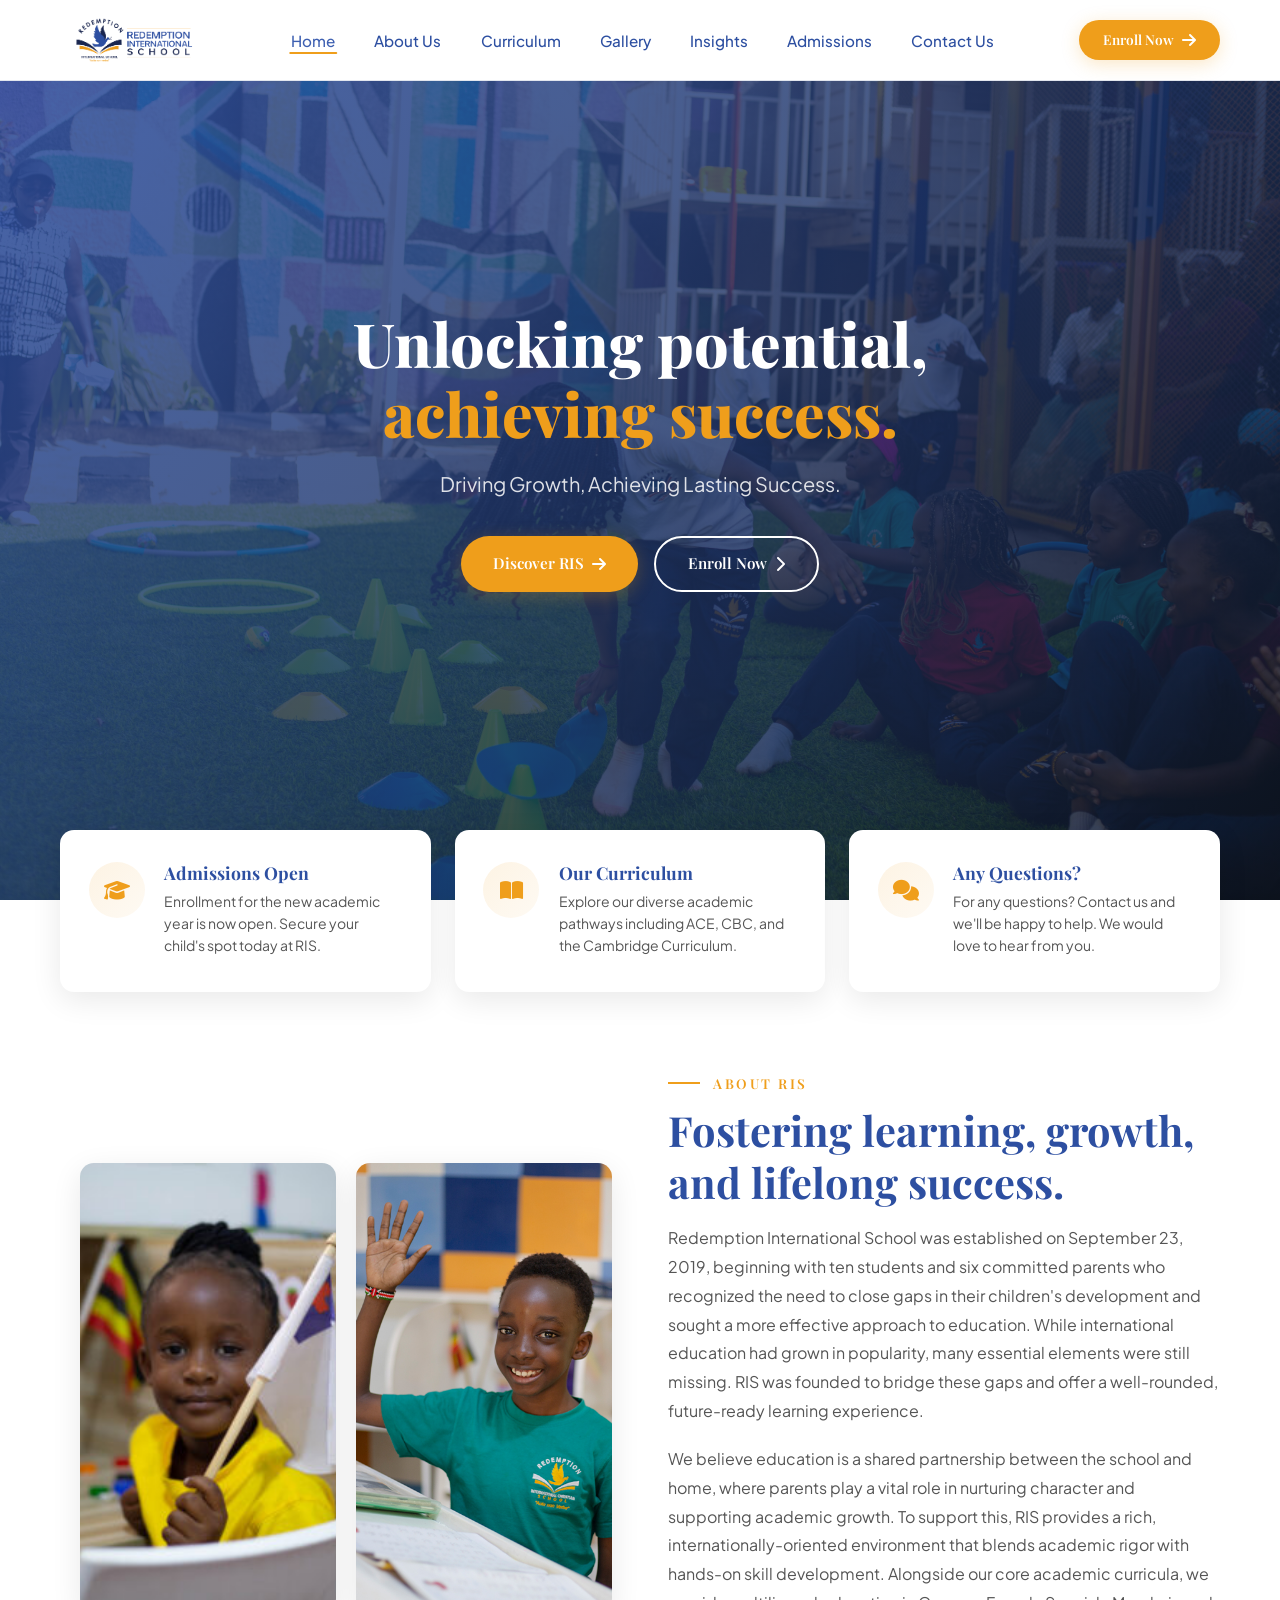
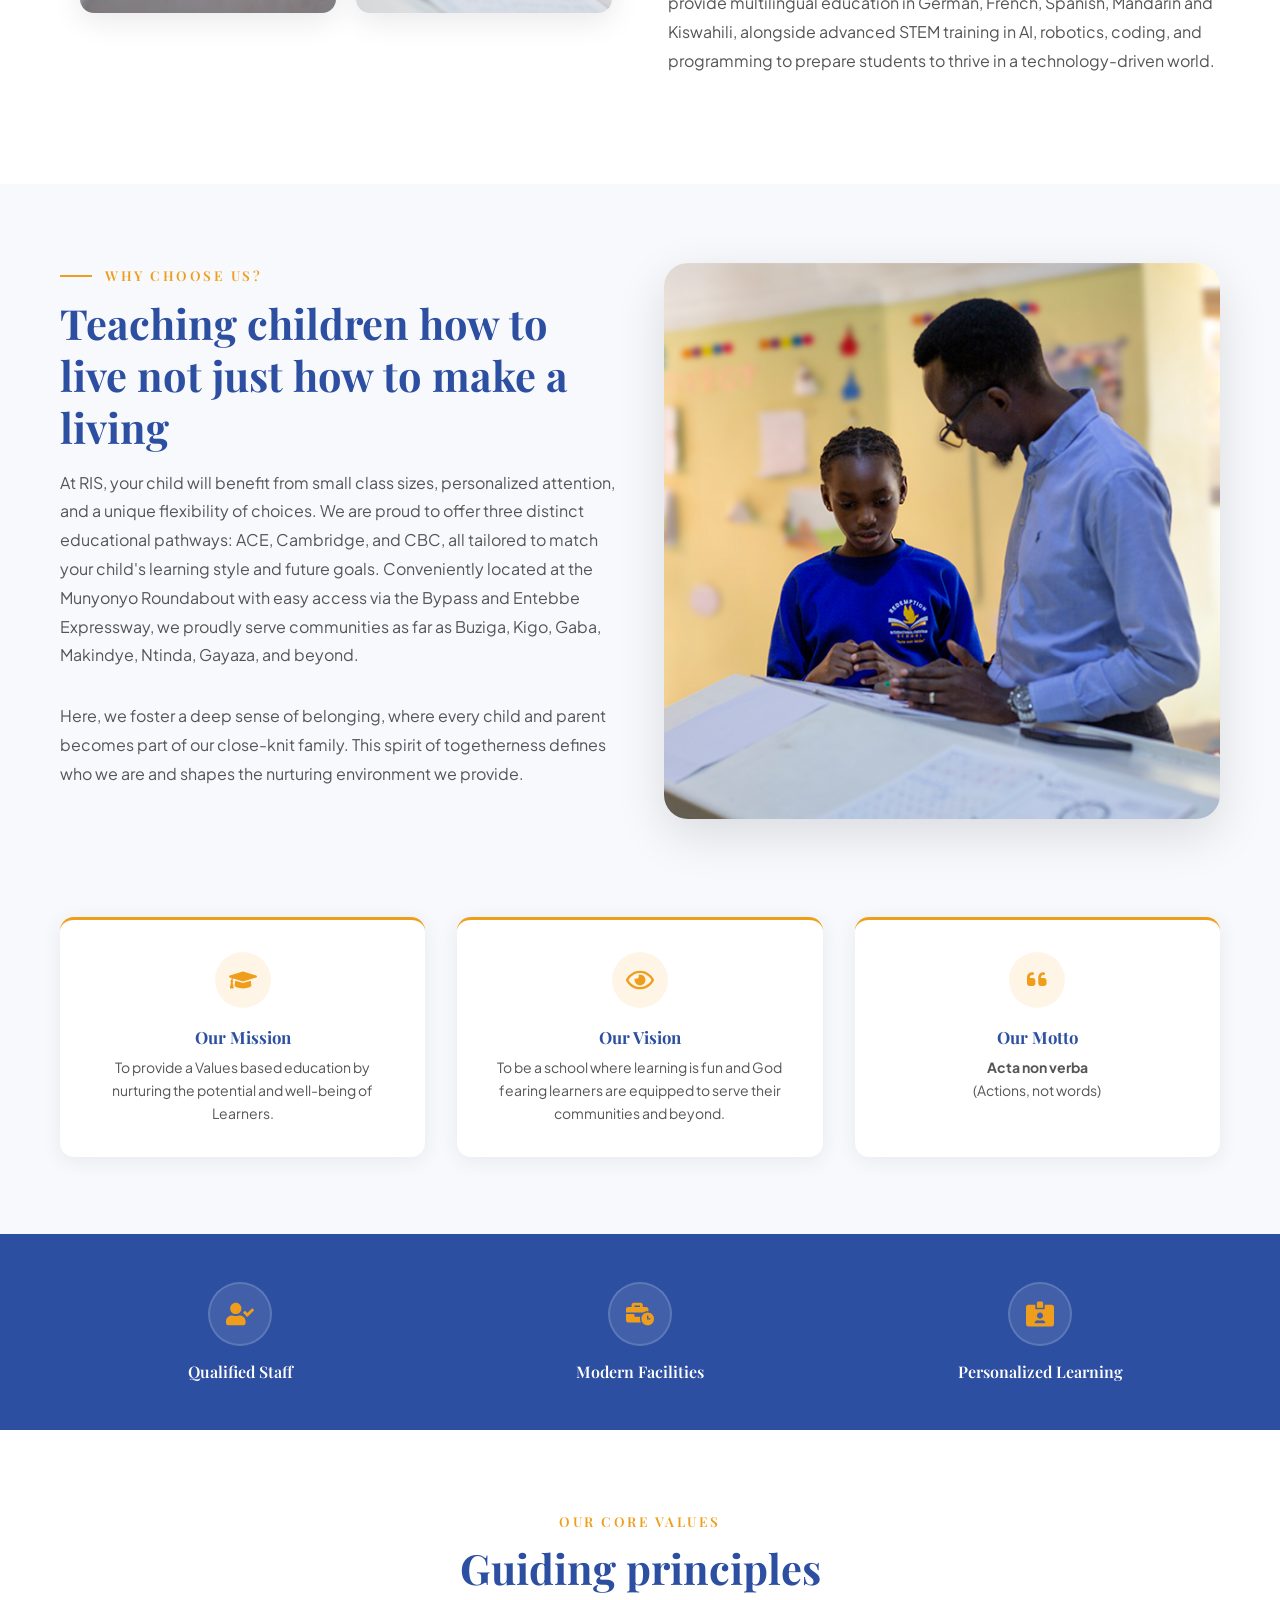
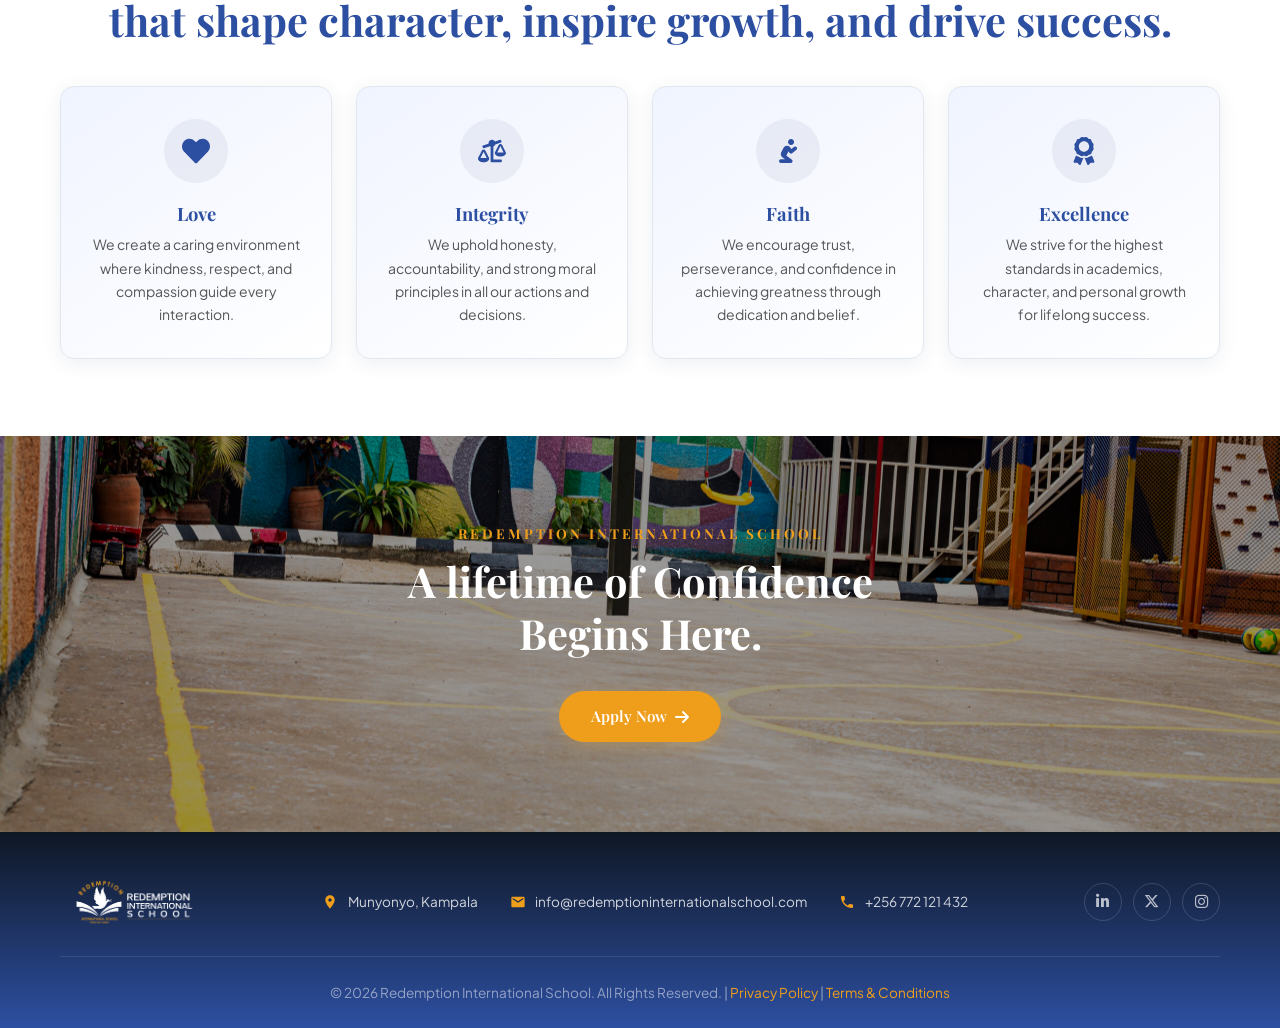
<file: index.html>
<!DOCTYPE html>
<html lang="en">

<head>
  <meta charset="UTF-8">
  <meta name="viewport" content="width=device-width, initial-scale=1.0">
  <title>Redemption International School | Unlocking Potential, Achieving Success</title>
  <meta name="description" content="Redemption International School is a distinguished international Christian school in Uganda offering ACE, Cambridge, CBC, and STEM. Unlocking potential, achieving success.">
  <meta name="robots" content="index, follow">
  <link rel="canonical" href="https://redemptioninternationalschool.com/">

  <!-- Favicons and Web App Manifest -->
  <link rel="icon" type="image/png" href="Assets/Images/Logos/ris-logo-2.png">
  <link rel="apple-touch-icon" href="Assets/Images/Logos/ris-logo-2.png">
  <link rel="manifest" href="site.webmanifest">
  <meta name="theme-color" content="#2d4fa1">

  <!-- Open Graph / Facebook -->
  <meta property="og:type" content="website">
  <meta property="og:site_name" content="Redemption International School">
  <meta property="og:title" content="Redemption International School | Unlocking Potential, Achieving Success">
  <meta property="og:description" content="Redemption International School is a distinguished international Christian school in Uganda offering ACE, Cambridge, CBC, and STEM. Unlocking potential, achieving success.">
  <meta property="og:url" content="https://redemptioninternationalschool.com/">
  <meta property="og:image" content="https://redemptioninternationalschool.com/Assets/Images/Logos/ris-logo.png">

  <!-- Twitter -->
  <meta name="twitter:card" content="summary_large_image">
  <meta name="twitter:title" content="Redemption International School | Unlocking Potential, Achieving Success">
  <meta name="twitter:description" content="Redemption International School is a distinguished international Christian school in Uganda offering ACE, Cambridge, CBC, and STEM. Unlocking potential, achieving success.">
  <meta name="twitter:image" content="https://redemptioninternationalschool.com/Assets/Images/Logos/ris-logo.png">

  <!-- Stylesheet -->
  <link rel="stylesheet" href="style.css">
  <!-- Font Awesome -->
  <link rel="stylesheet" href="https://cdnjs.cloudflare.com/ajax/libs/font-awesome/6.5.1/css/all.min.css"
    integrity="sha512-DTOQO9RWCH3ppGqcWaEA1BIZOC6xxalwEsw9c2QQeAIftl+Vegovlnee1c9QX4TctnWMn13TZye+giMm8e2LwA=="
    crossorigin="anonymous" referrerpolicy="no-referrer">
</head>

<body>

  <!-- ============================================
       HEADER
       ============================================ -->
  <header class="header" id="header">
    <!-- Navigation Bar -->
    <nav class="nav-bar">
      <div class="container">
        <a href="index.html" class="logo">
          <img src="Assets/Images/Logos/ris-logo.png" alt="RIS Logo">
        </a>

        <ul class="nav-menu" id="navMenu">
          <li><a href="index.html#hero" class="active">Home</a></li>
          <li><a href="index.html#about">About Us</a></li>
          <li><a href="curriculum.html">Curriculum</a></li>
          <li><a href="gallery.html">Gallery</a></li>
          <li><a href="insights.html">Insights</a></li>
          <li><a href="admissions.html">Admissions</a></li>
          <li><a href="contact.html">Contact Us</a></li>
        </ul>

        <div class="nav-cta">
          <a href="admissions.html" class="btn btn-primary">Enroll Now <i class="fas fa-arrow-right"></i></a>
        </div>

        <div class="menu-toggle" id="menuToggle" aria-label="Toggle navigation menu" role="button" tabindex="0">
          <span></span>
          <span></span>
          <span></span>
        </div>
      </div>
    </nav>
  </header>

  <!-- Mobile Overlay -->
  <div class="mobile-overlay" id="mobileOverlay"></div>

  <!-- ============================================
       HERO SECTION
       ============================================ -->
  <section class="hero" id="hero">
    <div class="hero-bg">
      <img src="Assets/Images/Banner%201.jpg.jpeg" alt="Hero Banner" class="hero-video">
    </div>
    <div class="hero-overlay"></div>
    <div class="hero-content">
      <h1>Unlocking potential, <br><span>achieving success.</span></h1>
      <p>Driving Growth, Achieving Lasting Success.</p>
      <div class="hero-buttons">
        <a href="curriculum.html" class="btn btn-primary">Discover RIS <i class="fas fa-arrow-right"></i></a>
        <a href="admissions.html" class="btn btn-outline">Enroll Now <i class="fas fa-chevron-right"></i></a>
      </div>
    </div>
  </section>

  <!-- ============================================
       QUICK INFO BOXES
       ============================================ -->
  <section class="quick-info">
    <div class="container stagger-children">
      <a href="admissions.html" class="info-box">
        <div class="icon-circle">
          <i class="fas fa-graduation-cap"></i>
        </div>
        <div>
          <h3>Admissions Open</h3>
          <p>Enrollment for the new academic year is now open. Secure your child's spot today at RIS.</p>
        </div>
      </a>
      <a href="curriculum.html" class="info-box">
        <div class="icon-circle">
          <i class="fas fa-book-open"></i>
        </div>
        <div>
          <h3>Our Curriculum</h3>
          <p>Explore our diverse academic pathways including ACE, CBC, and the Cambridge Curriculum.</p>
        </div>
      </a>
      <a href="contact.html" class="info-box">
        <div class="icon-circle">
          <i class="fas fa-comments"></i>
        </div>
        <div>
          <h3>Any Questions?</h3>
          <p>For any questions? Contact us and we'll be happy to help. We would love to hear from you.</p>
        </div>
      </a>
    </div>
  </section>

  <!-- ============================================
       ABOUT RIS
       ============================================ -->
  <section class="about section-pad" id="about">
    <div class="container">
      <div class="about-images reveal-left">
        <div class="about-accent-shape"></div>
        <div class="about-img-main">
          <img src="Assets/Images/Flags.jpeg" alt="RIS Student" class="img-responsive">
        </div>
        <div class="about-img-secondary">
          <img src="Assets/Images/student.jpeg" alt="RIS Student" class="img-responsive">
        </div>
      </div>
      <div class="about-content reveal-right">
        <span class="subtitle">About RIS</span>
        <h2 class="section-heading">Fostering learning, growth, and lifelong success.</h2>
        <p class="section-text">Redemption International School was established on September 23, 2019, beginning with
          ten students and six committed parents who recognized the need to close gaps in their children's development
          and sought a more effective approach to education. While international education had grown in popularity, many
          essential elements were still missing. RIS was founded to bridge these gaps and offer a well-rounded,
          future-ready learning experience.</p>
        <p class="section-text">We believe education is a shared partnership between the school and home, where
          parents play a vital role in nurturing character and supporting academic growth. To support this, RIS provides
          a rich, internationally-oriented environment that blends academic rigor with hands-on skill development.
          Alongside our core academic curricula, we provide multilingual education in German, French, Spanish, Mandarin
          and
          Kiswahili, alongside advanced STEM training in AI, robotics, coding, and programming to prepare students
          to thrive in a technology-driven world.</p>
      </div>
    </div>
  </section>

  <!-- ============================================
       WHY CHOOSE US
       ============================================ -->
  <section class="why-us section-pad" id="why-us">
    <div class="container">
      <div class="why-us-grid">
        <div class="why-us-content reveal-left">
          <span class="subtitle">Why choose us?</span>
          <h2 class="section-heading">Teaching children how to live not just how to make a living</h2>
          <p class="section-text">At RIS, your child will benefit from small class sizes, personalized attention, and
            a unique flexibility of choices. We are proud to offer three distinct educational pathways: ACE, Cambridge,
            and CBC, all tailored to match your child's learning style and future goals. Conveniently located at the
            Munyonyo Roundabout with easy access via the Bypass and Entebbe Expressway, we proudly serve communities
            as far as Buziga, Kigo, Gaba, Makindye, Ntinda, Gayaza, and beyond.</p>
          <p class="section-text" style="margin-bottom: 2rem;">Here, we foster a deep sense of belonging, where every
            child
            and parent becomes part of our close-knit family. This spirit of togetherness defines who we are and shapes
            the nurturing environment we provide.</p>
        </div>
        <div class="why-us-image reveal-right">
          <img src="Assets/Images//Teach.jpeg" alt="RIS Teachers" class="img-responsive">
        </div>
      </div>

      <div class="mission-vision reveal">
        <div class="mv-card">
          <div class="icon-circle">
            <svg aria-hidden="true" class="e-font-icon-svg e-fas-graduation-cap" viewBox="0 0 640 512"
              xmlns="http://www.w3.org/2000/svg" style="width: 28px; height: 28px; fill: currentColor;">
              <path
                d="M622.34 153.2L343.4 67.5c-15.2-4.67-31.6-4.67-46.79 0L17.66 153.2c-23.54 7.23-23.54 38.36 0 45.59l48.63 14.94c-10.67 13.19-17.23 29.28-17.88 46.9C38.78 266.15 32 276.11 32 288c0 10.78 5.68 19.85 13.86 25.65L20.33 428.53C18.11 438.52 25.71 448 35.94 448h56.11c10.24 0 17.84-9.48 15.62-19.47L82.14 313.65C90.32 307.85 96 298.78 96 288c0-11.57-6.47-21.25-15.66-26.87.76-15.02 8.44-28.3 20.69-36.72L296.6 284.5c9.06 2.78 26.44 6.25 46.79 0l278.95-85.7c23.55-7.24 23.55-38.36 0-45.6zM352.79 315.09c-28.53 8.76-52.84 3.92-65.59 0l-145.02-44.55L128 384c0 35.35 85.96 64 192 64s192-28.65 192-64l-14.18-113.47-145.03 44.56z">
              </path>
            </svg>
          </div>
          <h3>Our Mission</h3>
          <p>To provide a Values based education by nurturing the potential and well-being of Learners.</p>
        </div>
        <div class="mv-card">
          <div class="icon-circle">
            <svg aria-hidden="true" class="e-font-icon-svg e-far-eye" viewBox="0 0 576 512"
              xmlns="http://www.w3.org/2000/svg" style="width: 28px; height: 28px; fill: currentColor;">
              <path
                d="M288 144a110.94 110.94 0 0 0-31.24 5 55.4 55.4 0 0 1 7.24 27 56 56 0 0 1-56 56 55.4 55.4 0 0 1-27-7.24A111.71 111.71 0 1 0 288 144zm284.52 97.4C518.29 135.59 410.93 64 288 64S57.68 135.64 3.48 241.41a32.35 32.35 0 0 0 0 29.19C57.71 376.41 165.07 448 288 448s230.32-71.64 284.52-177.41a32.35 32.35 0 0 0 0-29.19zM288 400c-98.65 0-189.09-55-237.93-144C98.91 167 189.34 112 288 112s189.09 55 237.93 144C477.1 345 386.66 400 288 400z">
              </path>
            </svg>
          </div>
          <h3>Our Vision</h3>
          <p>To be a school where learning is fun and God fearing learners are equipped to serve their communities and
            beyond.</p>
        </div>
        <div class="mv-card">
          <div class="icon-circle">
            <i class="fas fa-quote-left" style="font-size: 1.4rem;"></i>
          </div>
          <h3>Our Motto</h3>
          <p><strong>Acta non verba</strong><br>(Actions, not words)</p>
        </div>
      </div>
    </div>
  </section>

  <!-- ============================================
       FEATURES STRIP
       ============================================ -->
  <section class="features-strip" id="features">
    <div class="container stagger-children">
      <div class="feature-item">
        <div class="icon-circle">
          <svg aria-hidden="true" class="e-font-icon-svg e-fas-user-check" viewBox="0 0 640 512"
            xmlns="http://www.w3.org/2000/svg" style="width: 28px; height: 28px; fill: currentColor;">
            <path
              d="M224 256c70.7 0 128-57.3 128-128S294.7 0 224 0 96 57.3 96 128s57.3 128 128 128zm89.6 32h-16.7c-22.2 10.2-46.9 16-72.9 16s-50.6-5.8-72.9-16h-16.7C60.2 288 0 348.2 0 422.4V464c0 26.5 21.5 48 48 48h352c26.5 0 48-21.5 48-48v-41.6c0-74.2-60.2-134.4-134.4-134.4zm323-128.4l-27.8-28.1c-4.6-4.7-12.1-4.7-16.8-.1l-104.8 104-45.5-45.8c-4.6-4.7-12.1-4.7-16.8-.1l-28.1 27.9c-4.7 4.6-4.7 12.1-.1 16.8l81.7 82.3c4.6 4.7 12.1 4.7 16.8.1l141.3-140.2c4.6-4.7 4.7-12.2.1-16.8z">
            </path>
          </svg>
        </div>
        <h3>Qualified Staff</h3>
      </div>
      <div class="feature-item">
        <div class="icon-circle">
          <svg aria-hidden="true" class="e-font-icon-svg e-fas-business-time" viewBox="0 0 640 512"
            xmlns="http://www.w3.org/2000/svg" style="width: 28px; height: 28px; fill: currentColor;">
            <path
              d="M496 224c-79.59 0-144 64.41-144 144s64.41 144 144 144 144-64.41 144-144-64.41-144-144-144zm64 150.29c0 5.34-4.37 9.71-9.71 9.71h-60.57c-5.34 0-9.71-4.37-9.71-9.71v-76.57c0-5.34 4.37-9.71 9.71-9.71h12.57c5.34 0 9.71 4.37 9.71 9.71V352h38.29c5.34 0 9.71 4.37 9.71 9.71v12.58zM496 192c5.4 0 10.72.33 16 .81V144c0-25.6-22.4-48-48-48h-80V48c0-25.6-22.4-48-48-48H176c-25.6 0-48 22.4-48 48v48H48c-25.6 0-48 22.4-48 48v80h395.12c28.6-20.09 63.35-32 100.88-32zM320 96H192V64h128v32zm6.82 224H208c-8.84 0-16-7.16-16-16v-48H0v144c0 25.6 22.4 48 48 48h291.43C327.1 423.96 320 396.82 320 368c0-16.66 2.48-32.72 6.82-48z">
            </path>
          </svg>
        </div>
        <h3>Modern Facilities</h3>
      </div>
      <div class="feature-item">
        <div class="icon-circle">
          <svg aria-hidden="true" class="e-font-icon-svg e-fas-id-card-alt" viewBox="0 0 576 512"
            xmlns="http://www.w3.org/2000/svg" style="width: 28px; height: 28px; fill: currentColor;">
            <path
              d="M528 64H384v96H192V64H48C21.5 64 0 85.5 0 112v352c0 26.5 21.5 48 48 48h480c26.5 0 48-21.5 48-48V112c0-26.5-21.5-48-48-48zM288 224c35.3 0 64 28.7 64 64s-28.7 64-64 64-64-28.7-64-64 28.7-64 64-64zm93.3 224H194.7c-10.4 0-18.8-10-15.6-19.8 8.3-25.6 32.4-44.2 60.9-44.2h8.2c12.3 5.1 25.7 8 39.8 8s27.6-2.9 39.8-8h8.2c28.4 0 52.5 18.5 60.9 44.2 3.2 9.8-5.2 19.8-15.6 19.8zM352 32c0-17.7-14.3-32-32-32h-64c-17.7 0-32 14.3-32 32v96h128V32z">
            </path>
          </svg>
        </div>
        <h3>Personalized Learning</h3>
      </div>
    </div>
  </section>

  <!-- ============================================
       CORE VALUES
       ============================================ -->
  <section class="core-values section-pad" id="values">
    <div class="container text-center">
      <span class="subtitle centered">Our Core Values</span>
      <h2 class="section-heading">Guiding principles<br>that shape character, inspire growth, and drive success.</h2>
      <div class="values-grid stagger-children">
        <div class="value-card">
          <div class="icon-circle">
            <svg aria-hidden="true" class="e-font-icon-svg e-fas-heart" viewBox="0 0 512 512"
              xmlns="http://www.w3.org/2000/svg" style="width: 28px; height: 28px; fill: currentColor;">
              <path
                d="M462.3 62.6C407.5 15.9 326 24.3 275.7 76.2L256 96.5l-19.7-20.3C186.1 24.3 104.5 15.9 49.7 62.6c-62.8 53.6-66.1 149.8-9.9 207.9l193.5 199.8c12.5 12.9 32.8 12.9 45.3 0l193.5-199.8c56.3-58.1 53-154.3-9.8-207.9z">
              </path>
            </svg>
          </div>
          <h3>Love</h3>
          <p>We create a caring environment where kindness, respect, and compassion guide every interaction.</p>
        </div>
        <div class="value-card">
          <div class="icon-circle">
            <svg aria-hidden="true" class="e-font-icon-svg e-fas-balance-scale-left" viewBox="0 0 640 512"
              xmlns="http://www.w3.org/2000/svg" style="width: 28px; height: 28px; fill: currentColor;">
              <path
                d="M528 448H352V153.25c20.42-8.94 36.1-26.22 43.38-47.47l132-44.26c8.38-2.81 12.89-11.88 10.08-20.26l-10.17-30.34C524.48 2.54 515.41-1.97 507.03.84L389.11 40.37C375.3 16.36 349.69 0 320 0c-44.18 0-80 35.82-80 80 0 3.43.59 6.71 1.01 10.03l-128.39 43.05c-8.38 2.81-12.89 11.88-10.08 20.26l10.17 30.34c2.81 8.38 11.88 12.89 20.26 10.08l142.05-47.63c4.07 2.77 8.43 5.12 12.99 7.12V496c0 8.84 7.16 16 16 16h224c8.84 0 16-7.16 16-16v-32c-.01-8.84-7.17-16-16.01-16zm111.98-144c0-16.18 1.34-8.73-85.05-181.51-17.65-35.29-68.19-35.36-85.87 0-87.12 174.26-85.04 165.84-85.04 181.51H384c0 44.18 57.31 80 128 80s128-35.82 128-80h-.02zM440 288l72-144 72 144H440zm-269.07-37.51c-17.65-35.29-68.19-35.36-85.87 0C-2.06 424.75.02 416.33.02 432H0c0 44.18 57.31 80 128 80s128-35.82 128-80h-.02c0-16.18 1.34-8.73-85.05-181.51zM56 416l72-144 72 144H56z">
              </path>
            </svg>
          </div>
          <h3>Integrity</h3>
          <p>We uphold honesty, accountability, and strong moral principles in all our actions and decisions.</p>
        </div>
        <div class="value-card">
          <div class="icon-circle">
            <i class="fas fa-pray"></i>
          </div>
          <h3>Faith</h3>
          <p>We encourage trust, perseverance, and confidence in achieving greatness through dedication and belief.</p>
        </div>
        <div class="value-card">
          <div class="icon-circle">
            <svg aria-hidden="true" class="e-font-icon-svg e-fas-award" viewBox="0 0 384 512"
              xmlns="http://www.w3.org/2000/svg" style="width: 28px; height: 28px; fill: currentColor;">
              <path
                d="M97.12 362.63c-8.69-8.69-4.16-6.24-25.12-11.85-9.51-2.55-17.87-7.45-25.43-13.32L1.2 448.7c-4.39 10.77 3.81 22.47 15.43 22.03l52.69-2.01L105.56 507c8 8.44 22.04 5.81 26.43-4.96l52.05-127.62c-10.84 6.04-22.87 9.58-35.31 9.58-19.5 0-37.82-7.59-51.61-21.37zM382.8 448.7l-45.37-111.24c-7.56 5.88-15.92 10.77-25.43 13.32-21.07 5.64-16.45 3.18-25.12 11.85-13.79 13.78-32.12 21.37-51.62 21.37-12.44 0-24.47-3.55-35.31-9.58L252 502.04c4.39 10.77 18.44 13.4 26.43 4.96l36.25-38.28 52.69 2.01c11.62.44 19.82-11.27 15.43-22.03zM263 340c15.28-15.55 17.03-14.21 38.79-20.14 13.89-3.79 24.75-14.84 28.47-28.98 7.48-28.4 5.54-24.97 25.95-45.75 10.17-10.35 14.14-25.44 10.42-39.58-7.47-28.38-7.48-24.42 0-52.83 3.72-14.14-.25-29.23-10.42-39.58-20.41-20.78-18.47-17.36-25.95-45.75-3.72-14.14-14.58-25.19-28.47-28.98-27.88-7.61-24.52-5.62-44.95-26.41-10.17-10.35-25-14.4-38.89-10.61-27.87 7.6-23.98 7.61-51.9 0-13.89-3.79-28.72.25-38.89 10.61-20.41 20.78-17.05 18.8-44.94 26.41-13.89 3.79-24.75 14.84-28.47 28.98-7.47 28.39-5.54 24.97-25.95 45.75-10.17 10.35-14.15 25.44-10.42 39.58 7.47 28.36 7.48 24.4 0 52.82-3.72 14.14.25 29.23 10.42 39.59 20.41 20.78 18.47 17.35 25.95 45.75 3.72 14.14 14.58 25.19 28.47 28.98C104.6 325.96 106.27 325 121 340c13.23 13.47 33.84 15.88 49.74 5.82a39.676 39.676 0 0 1 42.53 0c15.89 10.06 36.5 7.65 49.73-5.82zM97.66 175.96c0-53.03 42.24-96.02 94.34-96.02s94.34 42.99 94.34 96.02-42.24 96.02-94.34 96.02-94.34-42.99-94.34-96.02z">
              </path>
            </svg>
          </div>
          <h3>Excellence</h3>
          <p>We strive for the highest standards in academics, character, and personal growth for lifelong success.</p>
        </div>
      </div>
    </div>
  </section>

  <!-- ============================================
       CTA BANNER — A Lifetime of Confidence
       ============================================ -->
  <section class="cta-banner" id="confidence">
    <div class="cta-banner-bg">
      <img src="Assets/Images/court.jpeg" alt="Library Background" class="confidence-bg-img">
    </div>
    <div class="cta-banner-overlay"></div>
    <div class="container reveal">
      <h5>Redemption International School</h5>
      <h2>A lifetime of Confidence<br>Begins Here.</h2>
      <a href="admissions.html" class="btn btn-primary">Apply Now <i class="fas fa-arrow-right"></i></a>
    </div>
  </section>

  <!-- ============================================
       FOOTER
       ============================================ -->
  <footer class="footer" id="footer">
    <div class="container">
      <div class="footer-main">
        <div class="footer-logo">
          <a href="index.html" class="logo">
            <img src="Assets/Images/Logos/ris-logo-1.png" alt="RIS Logo">
          </a>
        </div>

        <div class="footer-contact-row">
          <div class="footer-contact-item">
            <svg viewBox="0 0 24 24">
              <path
                d="M12 2C8.13 2 5 5.13 5 9c0 5.25 7 13 7 13s7-7.75 7-13c0-3.87-3.13-7-7-7zm0 9.5c-1.38 0-2.5-1.12-2.5-2.5S10.62 6.5 12 6.5s2.5 1.12 2.5 2.5S13.38 11.5 12 11.5z" />
            </svg>
            <span>Munyonyo, Kampala</span>
          </div>
          <div class="footer-contact-item">
            <svg viewBox="0 0 24 24">
              <path
                d="M20 4H4c-1.1 0-2 .9-2 2v12c0 1.1.9 2 2 2h16c1.1 0 2-.9 2-2V6c0-1.1-.9-2-2-2zm0 4l-8 5-8-5V6l8 5 8-5v2z" />
            </svg>
            <a href="mailto:info@redemptioninternationalschool.com">info@redemptioninternationalschool.com</a>
          </div>
          <div class="footer-contact-item">
            <svg viewBox="0 0 24 24">
              <path
                d="M6.62 10.79c1.44 2.83 3.76 5.14 6.59 6.59l2.2-2.2c.27-.27.67-.36 1.02-.24 1.12.37 2.33.57 3.57.57.55 0 1 .45 1 1V20c0 .55-.45 1-1 1-9.39 0-17-7.61-17-17 0-.55.45-1 1-1h3.5c.55 0 1 .45 1 1 0 1.25.2 2.45.57 3.57.11.35.03.74-.25 1.02l-2.2 2.2z" />
            </svg>
            <a href="tel:+256772121432">+256 772 121 432</a>
          </div>
        </div>

        <div class="footer-socials">
          <a href="https://www.linkedin.com/company/redemption-international-school/" target="_blank"
            rel="noopener noreferrer" aria-label="LinkedIn"><i class="fab fa-linkedin-in"></i></a>
          <a href="https://x.com/RIS_Munyonyo" target="_blank" rel="noopener noreferrer" aria-label="Twitter / X"><i
              class="fab fa-x-twitter"></i></a>
          <a href="https://www.instagram.com/redemption_international_sch" target="_blank" rel="noopener noreferrer"
            aria-label="Instagram"><i class="fab fa-instagram"></i></a>
        </div>
      </div>

      <hr class="footer-divider">

      <div class="footer-bottom">
        <p>&copy; 2026 Redemption International School. All Rights Reserved. | <a href="privacy-policy.html">Privacy Policy</a> | <a href="terms-and-conditions.html">Terms &amp; Conditions</a></p>
      </div>
    </div>
  </footer>

  <!-- Scroll to Top -->
  <button class="scroll-top" id="scrollTop" aria-label="Scroll to top">
    <svg viewBox="0 0 24 24">
      <path d="M7.41 15.41L12 10.83l4.59 4.58L18 14l-6-6-6 6z" />
    </svg>
  </button>

  <script src="script.js"></script>

  <!-- WhatsApp Floating Button -->
  <div class="whatsapp-float" id="whatsappFloat">
    <div class="whatsapp-options" id="whatsappOptions">
      <a href="https://wa.me/256772121432" target="_blank" class="whatsapp-option">
        <i class="fab fa-whatsapp"></i> +256 772 121 432
      </a>
      <a href="https://wa.me/254794888133" target="_blank" class="whatsapp-option">
        <i class="fab fa-whatsapp"></i> +254 794 888 133
      </a>
    </div>
    <button class="whatsapp-btn" id="whatsappBtn" aria-label="Contact on WhatsApp">
      <i class="fab fa-whatsapp"></i>
    </button>
  </div>
</body>

</html>
</file>
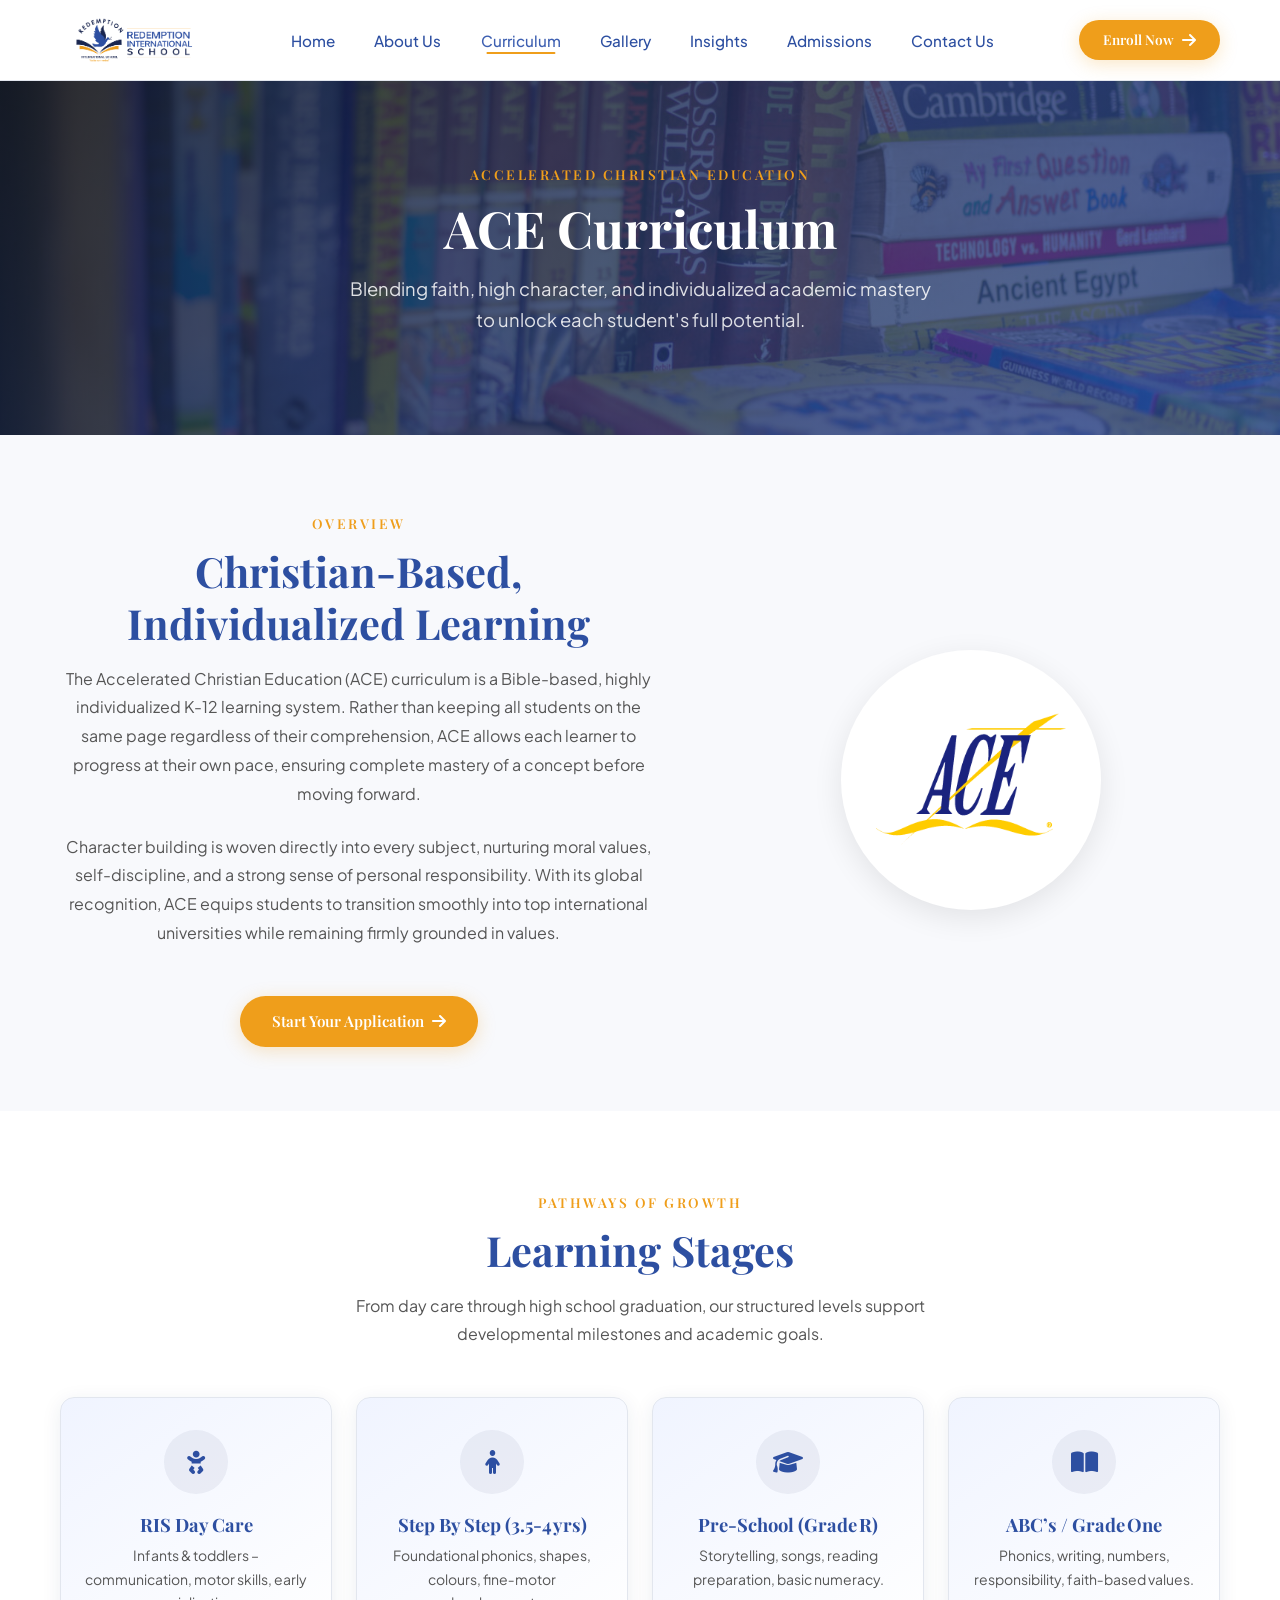
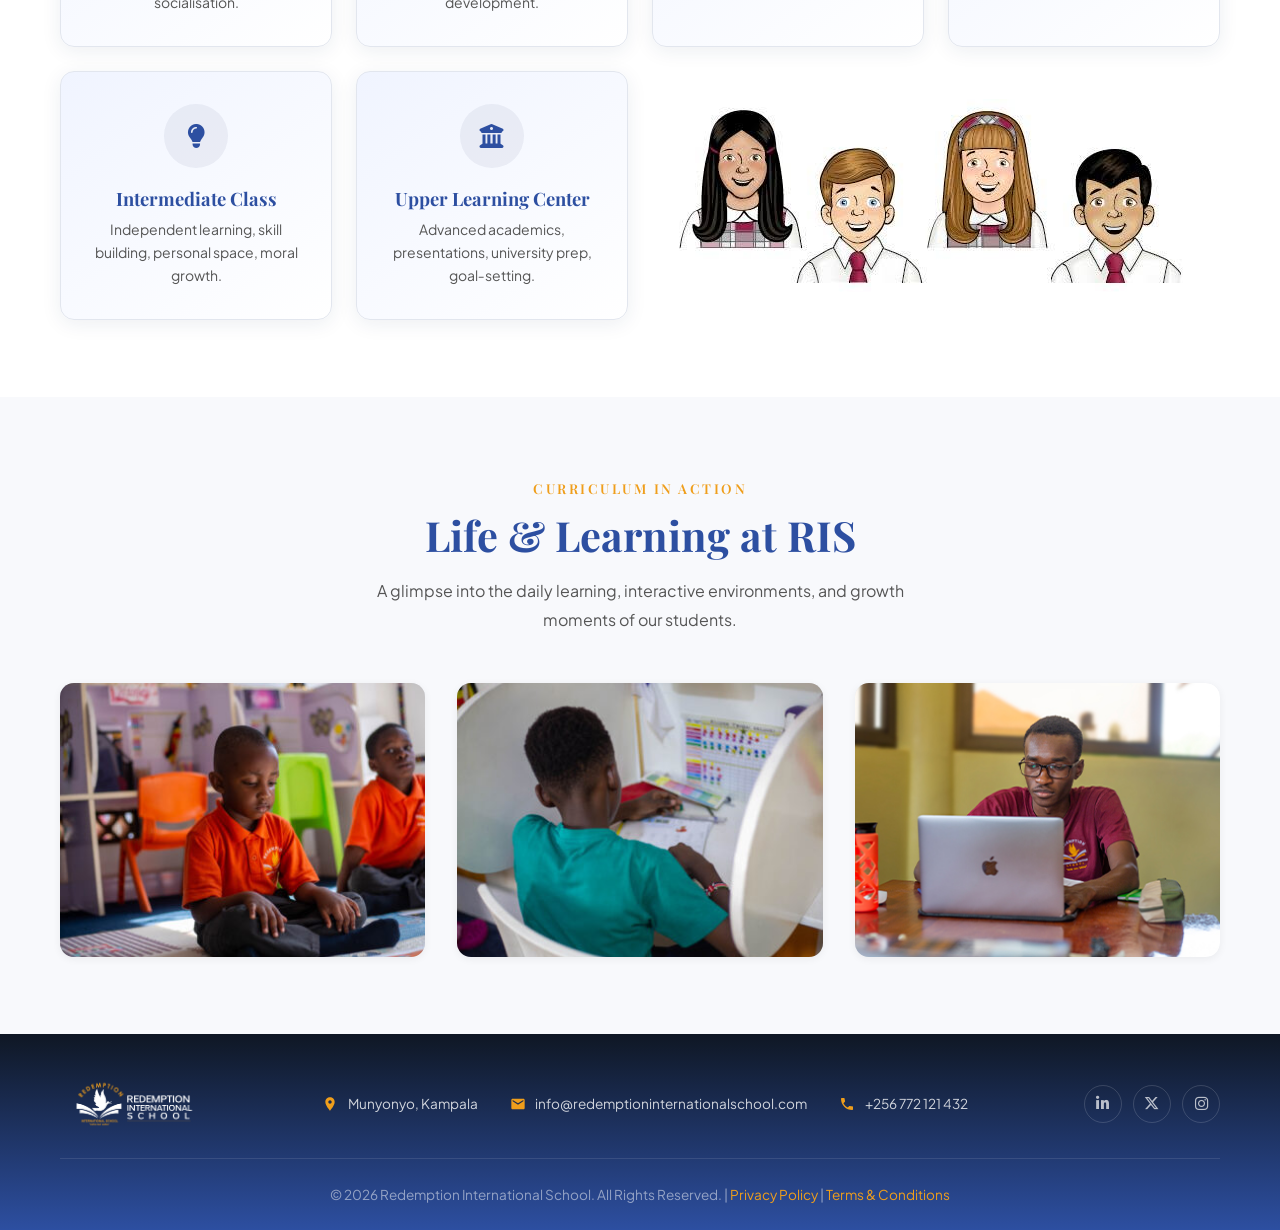
<file: ace.html>
<!DOCTYPE html>
<html lang="en">

<head>
  <meta charset="UTF-8">
  <meta name="viewport" content="width=device-width, initial-scale=1.0">
  <title>ACE Curriculum | Redemption International School</title>
  <meta name="description" content="Explore the Accelerated Christian Education (ACE) individualized, mastery-based learning program at Redemption International School.">
  <meta name="robots" content="index, follow">
  <link rel="canonical" href="https://redemptioninternationalschool.com/ace.html">

  <!-- Favicons and Web App Manifest -->
  <link rel="icon" type="image/png" href="Assets/Images/Logos/ris-logo-2.png">
  <link rel="apple-touch-icon" href="Assets/Images/Logos/ris-logo-2.png">
  <link rel="manifest" href="site.webmanifest">
  <meta name="theme-color" content="#2d4fa1">

  <!-- Open Graph / Facebook -->
  <meta property="og:type" content="website">
  <meta property="og:site_name" content="Redemption International School">
  <meta property="og:title" content="ACE Curriculum | Redemption International School">
  <meta property="og:description" content="Explore the Accelerated Christian Education (ACE) individualized, mastery-based learning program at Redemption International School.">
  <meta property="og:url" content="https://redemptioninternationalschool.com/ace.html">
  <meta property="og:image" content="https://redemptioninternationalschool.com/Assets/Images/Logos/ris-logo.png">

  <!-- Twitter -->
  <meta name="twitter:card" content="summary_large_image">
  <meta name="twitter:title" content="ACE Curriculum | Redemption International School">
  <meta name="twitter:description" content="Explore the Accelerated Christian Education (ACE) individualized, mastery-based learning program at Redemption International School.">
  <meta name="twitter:image" content="https://redemptioninternationalschool.com/Assets/Images/Logos/ris-logo.png">

  <!-- Stylesheet -->
  <link rel="stylesheet" href="style.css">
  <!-- Font Awesome -->
  <link rel="stylesheet" href="https://cdnjs.cloudflare.com/ajax/libs/font-awesome/6.5.1/css/all.min.css"
    integrity="sha512-DTOQO9RWCH3ppGqcWaEA1BIZOC6xxalwEsw9c2QQeAIftl+Vegovlnee1c9QX4TctnWMn13TZye+giMm8e2LwA=="
    crossorigin="anonymous" referrerpolicy="no-referrer">
</head>

<body>
  <!-- HEADER -->
  <header class="header" id="header">
    <nav class="nav-bar">
      <div class="container">
        <a href="index.html" class="logo"><img src="Assets/Images/Logos/ris-logo.png" alt="RIS Logo"></a>
        <ul class="nav-menu" id="navMenu">
          <li><a href="index.html#hero">Home</a></li>
          <li><a href="index.html#about">About Us</a></li>
          <li><a href="curriculum.html" class="active">Curriculum</a></li>
          <li><a href="gallery.html">Gallery</a></li>
          <li><a href="insights.html">Insights</a></li>
          <li><a href="admissions.html">Admissions</a></li>
          <li><a href="contact.html">Contact Us</a></li>
        </ul>
        <div class="nav-cta"><a href="admissions.html" class="btn btn-primary">Enroll Now <i
              class="fas fa-arrow-right"></i></a></div>
        <div class="menu-toggle" id="menuToggle" aria-label="Toggle navigation menu" role="button" tabindex="0">
          <span></span><span></span><span></span>
        </div>
      </div>
    </nav>
  </header>

  <div class="mobile-overlay" id="mobileOverlay"></div>

  <!-- PAGE HEADER -->
  <section class="page-header" style="background-image: url('Assets/Images/library.jpeg');">
    <div class="page-header-overlay"></div>
    <div class="container">
      <span class="subtitle centered">Accelerated Christian Education</span>
      <h1 class="page-title">ACE Curriculum</h1>
      <p class="page-desc">Blending faith, high character, and individualized academic mastery to unlock each student's
        full potential.</p>
    </div>
  </section>

  <!-- INTRO SECTION -->
  <section class="section-pad" id="curriculum-intro" style="background-color: var(--clr-light); padding-bottom: 4rem;">
    <div class="container">
      <div class="robotics-grid" style="margin-bottom: 0;">
        <div class="robotics-intro-text"
          style="display: flex; flex-direction: column; align-items: center; justify-content: center; text-align: center;">
          <span class="subtitle centered">Overview</span>
          <h2 class="section-heading" style="text-align: center;">Christian-Based, Individualized Learning</h2>
          <p class="section-text" style="margin: 0 auto 1.5rem; text-align: center;">
            The Accelerated Christian Education (ACE) curriculum is a Bible-based, highly individualized K-12 learning
            system. Rather than keeping all students on the same page regardless of their comprehension, ACE allows each
            learner to progress at their own pace, ensuring complete mastery of a concept before moving forward.
          </p>
          <p class="section-text" style="margin: 0 auto 2rem; text-align: center;">
            Character building is woven directly into every subject, nurturing moral values, self-discipline, and a
            strong sense of personal responsibility. With its global recognition, ACE equips students to transition
            smoothly into top international universities while remaining firmly grounded in values.
          </p>
          <a href="admissions.html" class="btn btn-primary" style="margin-top: 1rem;">Start Your Application <i
              class="fas fa-arrow-right"></i></a>
        </div>
        <div style="display: flex; align-items: center; justify-content: center; padding: 1rem;">
          <div
            style="background-color: var(--clr-white); width: 260px; height: 260px; border-radius: 50%; display: flex; align-items: center; justify-content: center; box-shadow: var(--shadow-md); padding: 2.2rem; transition: transform var(--transition);">
            <img src="Assets/Images/Logos/ace.png" alt="ACE Logo"
              style="max-width: 100%; height: auto; object-fit: contain;">
          </div>
        </div>
      </div>
    </div>
  </section>

  <!-- STAGES GRID -->
  <section class="section-pad" id="stages" style="background-color: var(--clr-white);">
    <div class="container">
      <div class="text-center" style="margin-bottom: 3rem;">
        <span class="subtitle centered">Pathways of Growth</span>
        <h2 class="section-heading">Learning Stages</h2>
        <p class="section-text" style="max-width: 600px; margin: 0 auto;">
          From day care through high school graduation, our structured levels support developmental milestones and
          academic goals.
        </p>
      </div>
      <div class="values-grid stagger-children">
        <div class="value-card">
          <div class="icon-circle"><i class="fas fa-baby"></i></div>
          <h3>RIS Day Care</h3>
          <p>Infants & toddlers – communication, motor skills, early socialisation.</p>
        </div>
        <div class="value-card">
          <div class="icon-circle"><i class="fas fa-child"></i></div>
          <h3>Step By Step (3.5‑4 yrs)</h3>
          <p>Foundational phonics, shapes, colours, fine‑motor development.</p>
        </div>
        <div class="value-card">
          <div class="icon-circle"><i class="fas fa-graduation-cap"></i></div>
          <h3>Pre‑School (Grade R)</h3>
          <p>Storytelling, songs, reading preparation, basic numeracy.</p>
        </div>
        <div class="value-card">
          <div class="icon-circle"><i class="fas fa-book-open"></i></div>
          <h3>ABC’s / Grade One</h3>
          <p>Phonics, writing, numbers, responsibility, faith‑based values.</p>
        </div>
        <div class="value-card">
          <div class="icon-circle"><i class="fas fa-lightbulb"></i></div>
          <h3>Intermediate Class</h3>
          <p>Independent learning, skill building, personal space, moral growth.</p>
        </div>
        <div class="value-card">
          <div class="icon-circle"><i class="fas fa-university"></i></div>
          <h3>Upper Learning Center</h3>
          <p>Advanced academics, presentations, university prep, goal‑setting.</p>
        </div>
        <!-- Image next to Upper Learning Center -->
        <div class="value-card-image">
          <img src="Assets/Images/ace.jpg" alt="ACE Learning Center">
        </div>
      </div>
    </div>
  </section>

  <!-- GALLERY SECTION -->
  <section class="section-pad" id="curriculum-gallery" style="background-color: var(--clr-light);">
    <div class="container">
      <div class="text-center" style="margin-bottom: 2rem;">
        <span class="subtitle centered">Curriculum in Action</span>
        <h2 class="section-heading">Life & Learning at RIS</h2>
        <p class="section-text" style="max-width: 600px; margin: 0 auto;">
          A glimpse into the daily learning, interactive environments, and growth moments of our students.
        </p>
      </div>

      <div class="gallery-grid">
        <!-- Image 1 -->
        <div class="gallery-item">
          <img src="Assets/Images/Gallery/preschool.jpeg" alt="Preschool Learning">
        </div>
        <!-- Image 2 -->
        <div class="gallery-item">
          <img src="Assets/Images/Gallery/Focus.jpeg" alt="Individualized Focus">
        </div>
        <!-- Image 3 -->
        <div class="gallery-item">
          <img src="Assets/Images/Gallery/Upper.jpg" alt="Upper Learning">
        </div>
      </div>
    </div>
  </section>

  <!-- FOOTER -->
  <footer class="footer" id="footer">
    <div class="container">
      <div class="footer-main">
        <div class="footer-logo">
          <a href="index.html" class="logo">
            <img src="Assets/Images/Logos/ris-logo-1.png" alt="RIS Logo">
          </a>
        </div>

        <div class="footer-contact-row">
          <div class="footer-contact-item">
            <svg viewBox="0 0 24 24">
              <path
                d="M12 2C8.13 2 5 5.13 5 9c0 5.25 7 13 7 13s7-7.75 7-13c0-3.87-3.13-7-7-7zm0 9.5c-1.38 0-2.5-1.12-2.5-2.5S10.62 6.5 12 6.5s2.5 1.12 2.5 2.5S13.38 11.5 12 11.5z" />
            </svg>
            <span>Munyonyo, Kampala</span>
          </div>
          <div class="footer-contact-item">
            <svg viewBox="0 0 24 24">
              <path
                d="M20 4H4c-1.1 0-2 .9-2 2v12c0 1.1.9 2 2 2h16c1.1 0 2-.9 2-2V6c0-1.1-.9-2-2-2zm0 4l-8 5-8-5V6l8 5 8-5v2z" />
            </svg>
            <a href="mailto:info@redemptioninternationalschool.com">info@redemptioninternationalschool.com</a>
          </div>
          <div class="footer-contact-item">
            <svg viewBox="0 0 24 24">
              <path
                d="M6.62 10.79c1.44 2.83 3.76 5.14 6.59 6.59l2.2-2.2c.27-.27.67-.36 1.02-.24 1.12.37 2.33.57 3.57.57.55 0 1 .45 1 1V20c0 .55-.45 1-1 1-9.39 0-17-7.61-17-17 0-.55.45-1 1-1h3.5c.55 0 1 .45 1 1 0 1.25.2 2.45.57 3.57.11.35.03.74-.25 1.02l-2.2 2.2z" />
            </svg>
            <a href="tel:+256772121432">+256 772 121 432</a>
          </div>
        </div>

        <div class="footer-socials">
          <a href="https://www.linkedin.com/company/redemption-international-school/" target="_blank"
            rel="noopener noreferrer" aria-label="LinkedIn"><i class="fab fa-linkedin-in"></i></a>
          <a href="https://x.com/RIS_Munyonyo" target="_blank" rel="noopener noreferrer" aria-label="Twitter / X"><i
              class="fab fa-x-twitter"></i></a>
          <a href="https://www.instagram.com/redemption_international_sch" target="_blank" rel="noopener noreferrer"
            aria-label="Instagram"><i class="fab fa-instagram"></i></a>
        </div>
      </div>

      <hr class="footer-divider">

      <div class="footer-bottom">
        <p>&copy; 2026 Redemption International School. All Rights Reserved. | <a href="privacy-policy.html">Privacy Policy</a> | <a href="terms-and-conditions.html">Terms &amp; Conditions</a></p>
      </div>
    </div>
  </footer>

  <button class="scroll-top" id="scrollTop" aria-label="Scroll to top"><svg viewBox="0 0 24 24">
      <path d="M7.41 15.41L12 10.83l4.59 4.58L18 14l-6-6-6 6z" />
    </svg></button>

  <script src="script.js"></script>
  <div class="whatsapp-float" id="whatsappFloat">
    <div class="whatsapp-options" id="whatsappOptions">
      <a href="https://wa.me/256772121432" target="_blank" class="whatsapp-option"><i class="fab fa-whatsapp"></i> +256
        772 121 432</a>
      <a href="https://wa.me/254794888133" target="_blank" class="whatsapp-option"><i class="fab fa-whatsapp"></i> +254
        794 888 133</a>
    </div>
    <button class="whatsapp-btn" id="whatsappBtn" aria-label="Contact on WhatsApp"><i
        class="fab fa-whatsapp"></i></button>
  </div>
</body>

</html>
</file>
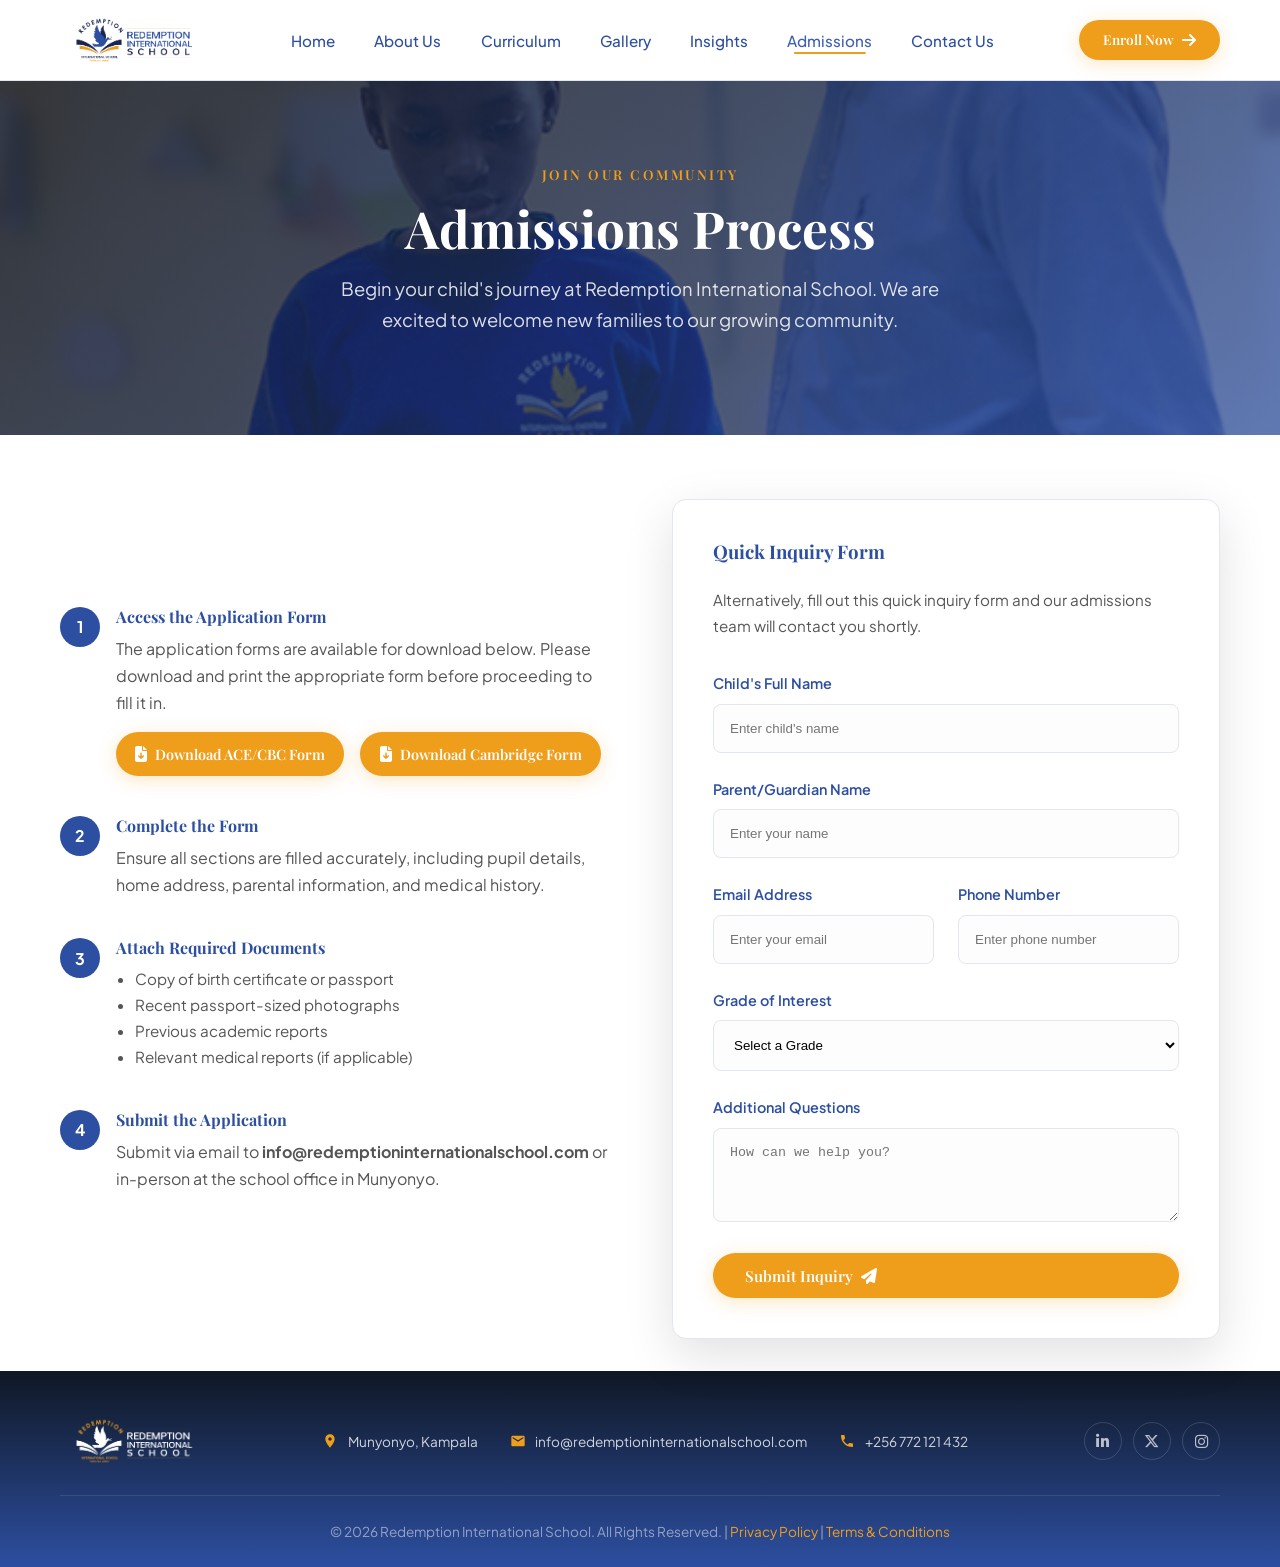
<file: admissions.html>
<!DOCTYPE html>
<html lang="en">

<head>
  <meta charset="UTF-8">
  <meta name="viewport" content="width=device-width, initial-scale=1.0">
  <title>Admissions | Redemption International School</title>
  <meta name="description" content="Apply for admission at Redemption International School in Munyonyo, Kampala. Join our community and unlock your child's full potential.">
  <meta name="robots" content="index, follow">
  <link rel="canonical" href="https://redemptioninternationalschool.com/admissions.html">

  <!-- Favicons and Web App Manifest -->
  <link rel="icon" type="image/png" href="Assets/Images/Logos/ris-logo-2.png">
  <link rel="apple-touch-icon" href="Assets/Images/Logos/ris-logo-2.png">
  <link rel="manifest" href="site.webmanifest">
  <meta name="theme-color" content="#2d4fa1">

  <!-- Open Graph / Facebook -->
  <meta property="og:type" content="website">
  <meta property="og:site_name" content="Redemption International School">
  <meta property="og:title" content="Admissions | Redemption International School">
  <meta property="og:description" content="Apply for admission at Redemption International School in Munyonyo, Kampala. Join our community and unlock your child's full potential.">
  <meta property="og:url" content="https://redemptioninternationalschool.com/admissions.html">
  <meta property="og:image" content="https://redemptioninternationalschool.com/Assets/Images/Logos/ris-logo.png">

  <!-- Twitter -->
  <meta name="twitter:card" content="summary_large_image">
  <meta name="twitter:title" content="Admissions | Redemption International School">
  <meta name="twitter:description" content="Apply for admission at Redemption International School in Munyonyo, Kampala. Join our community and unlock your child's full potential.">
  <meta name="twitter:image" content="https://redemptioninternationalschool.com/Assets/Images/Logos/ris-logo.png">

  <!-- Stylesheet -->
  <link rel="stylesheet" href="style.css">
  <!-- Font Awesome -->
  <link rel="stylesheet" href="https://cdnjs.cloudflare.com/ajax/libs/font-awesome/6.5.1/css/all.min.css"
    integrity="sha512-DTOQO9RWCH3ppGqcWaEA1BIZOC6xxalwEsw9c2QQeAIftl+Vegovlnee1c9QX4TctnWMn13TZye+giMm8e2LwA=="
    crossorigin="anonymous" referrerpolicy="no-referrer">
</head>

<body>

  <!-- ============================================
       HEADER
       ============================================ -->
  <header class="header" id="header">
    <nav class="nav-bar">
      <div class="container">
        <a href="index.html" class="logo">
          <img src="Assets/Images/Logos/ris-logo.png" alt="RIS Logo">
        </a>

        <ul class="nav-menu" id="navMenu">
          <li><a href="index.html#hero">Home</a></li>
          <li><a href="index.html#about">About Us</a></li>
          <li><a href="curriculum.html">Curriculum</a></li>
          <li><a href="gallery.html">Gallery</a></li>
          <li><a href="insights.html">Insights</a></li>
          <li><a href="admissions.html" class="active">Admissions</a></li>
          <li><a href="contact.html">Contact Us</a></li>
        </ul>

        <div class="nav-cta">
          <a href="admissions.html" class="btn btn-primary">Enroll Now <i class="fas fa-arrow-right"></i></a>
        </div>

        <div class="menu-toggle" id="menuToggle" aria-label="Toggle navigation menu" role="button" tabindex="0">
          <span></span>
          <span></span>
          <span></span>
        </div>
      </div>
    </nav>
  </header>

  <div class="mobile-overlay" id="mobileOverlay"></div>

  <!-- ============================================
       PAGE HEADER
       ============================================ -->
  <section class="page-header" style="background-image: url('Assets/Images/Teach.jpeg');">
    <div class="page-header-overlay"></div>
    <div class="container">
      <span class="subtitle centered">Join Our Community</span>
      <h1 class="page-title">Admissions Process</h1>
      <p class="page-desc">Begin your child's journey at Redemption International School. We are excited to welcome new
        families to our growing community.</p>
    </div>
  </section>

  <!-- ============================================
       ADMISSIONS SECTION
       ============================================ -->
  <section class="admissions-page" style="padding: 4rem 1.25rem 2rem;">
    <div class="container">
      <div class="admissions-grid"
        style="display: grid; grid-template-columns: 1fr 1fr; gap: 4rem; align-items: center;">
        <!-- Steps & Instructions -->
        <div class="admissions-instructions">
          <div class="admission-step-item" style="margin-bottom: 2.5rem;">
            <div style="display: flex; gap: 1rem; align-items: flex-start;">
              <div
                style="width: 40px; height: 40px; background: var(--clr-primary); color: white; border-radius: 50%; display: flex; align-items: center; justify-content: center; font-weight: 700; flex-shrink: 0;">
                1</div>
              <div>
                <h4 style="color: var(--clr-primary); margin-bottom: 0.5rem;">Access the Application Form</h4>
                <p>The application forms are available for download below. Please download and print the appropriate
                  form before proceeding to fill it in.</p>
                <div style="display: flex; gap: 1rem; flex-wrap: wrap; margin-top: 1rem;">
                  <a href="Assets/Documents/RIS-APPLICATION-FORM.pdf" target="_blank" class="btn btn-primary"
                    style="padding: 0.6rem 1.2rem; font-size: 0.9rem;">
                    <i class="fas fa-file-download"></i> Download ACE/CBC Form
                  </a>
                  <a id="cambridge-download" href="Assets/Documents/RIS-CAMBRIDGE-APPLICATION-FORM.pdf" target="_blank"
                    class="btn btn-primary"
                    style="padding: 0.6rem 1.2rem; font-size: 0.9rem; background-color: var(--clr-accent); border-color: var(--clr-accent);">
                    <i class="fas fa-file-download"></i> Download Cambridge Form
                  </a>
                </div>
              </div>
            </div>
          </div>

          <div class="admission-step-item" style="margin-bottom: 2.5rem;">
            <div style="display: flex; gap: 1rem; align-items: flex-start;">
              <div
                style="width: 40px; height: 40px; background: var(--clr-primary); color: white; border-radius: 50%; display: flex; align-items: center; justify-content: center; font-weight: 700; flex-shrink: 0;">
                2</div>
              <div>
                <h4 style="color: var(--clr-primary); margin-bottom: 0.5rem;">Complete the Form</h4>
                <p>Ensure all sections are filled accurately, including pupil details, home address, parental
                  information, and medical history.</p>
              </div>
            </div>
          </div>

          <div class="admission-step-item" style="margin-bottom: 2.5rem;">
            <div style="display: flex; gap: 1rem; align-items: flex-start;">
              <div
                style="width: 40px; height: 40px; background: var(--clr-primary); color: white; border-radius: 50%; display: flex; align-items: center; justify-content: center; font-weight: 700; flex-shrink: 0;">
                3</div>
              <div>
                <h4 style="color: var(--clr-primary); margin-bottom: 0.5rem;">Attach Required Documents</h4>
                <ul style="list-style-type: disc; padding-left: 1.2rem; margin-top: 0.5rem; font-size: 0.95rem;">
                  <li>Copy of birth certificate or passport</li>
                  <li>Recent passport-sized photographs</li>
                  <li>Previous academic reports</li>
                  <li>Relevant medical reports (if applicable)</li>
                </ul>
              </div>
            </div>
          </div>

          <div class="admission-step-item" style="margin-bottom: 2.5rem;">
            <div style="display: flex; gap: 1rem; align-items: flex-start;">
              <div
                style="width: 40px; height: 40px; background: var(--clr-primary); color: white; border-radius: 50%; display: flex; align-items: center; justify-content: center; font-weight: 700; flex-shrink: 0;">
                4</div>
              <div>
                <h4 style="color: var(--clr-primary); margin-bottom: 0.5rem;">Submit the Application</h4>
                <p>Submit via email to <strong>info@redemptioninternationalschool.com</strong> or in-person at the
                  school office in Munyonyo.</p>
              </div>
            </div>
          </div>
        </div>

        <!-- Submission Form Area -->
        <div class="admissions-form-container"
          style="background: var(--clr-white); padding: 2.5rem; border-radius: var(--radius-md); box-shadow: var(--shadow-lg); border: 1px solid var(--clr-border);">
          <h3 style="color: var(--clr-primary); margin-bottom: 1.5rem;">Quick Inquiry Form</h3>
          <p style="margin-bottom: 2rem; font-size: 0.95rem;">Alternatively, fill out this quick inquiry form and our
            admissions team will contact you shortly.</p>

          <form class="contact-form-v2" id="admissionsForm" action="https://api.web3forms.com/submit" method="POST">
            <input type="hidden" name="access_key" value="7652c0d8-d260-43f2-b404-c5945c5102bd">
            <input type="hidden" name="from_name" value="Redemption International School - Admissions">
            <input type="hidden" name="subject" value="New Admissions Inquiry - Redemption International School">
            <input type="checkbox" name="botcheck" class="hidden" style="display: none;">
            <div class="form-group">
              <label for="child-name">Child's Full Name</label>
              <input type="text" id="child-name" name="child_name" placeholder="Enter child's name" required>
            </div>
            <div class="form-group">
              <label for="parent-name">Parent/Guardian Name</label>
              <input type="text" id="parent-name" name="parent_name" placeholder="Enter your name" required>
            </div>
            <div class="form-row">
              <div class="form-group">
                <label for="email">Email Address</label>
                <input type="email" id="email" name="email" placeholder="Enter your email" required>
              </div>
              <div class="form-group">
                <label for="phone">Phone Number</label>
                <input type="tel" id="phone" name="phone" placeholder="Enter phone number" required>
              </div>
            </div>
            <div class="form-group">
              <label for="grade">Grade of Interest</label>
              <select id="grade" name="grade"
                style="width: 100%; padding: 1rem; border: 1px solid var(--clr-border); border-radius: var(--radius-sm); background: #fdfdfd;">
                <option value="">Select a Grade</option>
                <option value="preschool">Preschool</option>
                <option value="primary">Primary</option>
                <option value="secondary">Secondary</option>
              </select>
            </div>
            <div class="form-group">
              <label for="message">Additional Questions</label>
              <textarea id="message" name="message" rows="4" placeholder="How can we help you?"></textarea>
            </div>
            <div class="form-status" id="admissionsStatus" role="status" aria-live="polite"></div>
            <button type="submit" class="btn btn-primary w-100">Submit Inquiry <i
                class="fas fa-paper-plane"></i></button>
          </form>
        </div>
      </div>
    </div>
  </section>

  <!-- ============================================
       FOOTER
       ============================================ -->
  <footer class="footer" id="footer">
    <div class="container">
      <div class="footer-main">
        <div class="footer-logo">
          <a href="index.html" class="logo">
            <img src="Assets/Images/Logos/ris-logo-1.png" alt="RIS Logo">
          </a>
        </div>

        <div class="footer-contact-row">
          <div class="footer-contact-item">
            <svg viewBox="0 0 24 24">
              <path
                d="M12 2C8.13 2 5 5.13 5 9c0 5.25 7 13 7 13s7-7.75 7-13c0-3.87-3.13-7-7-7zm0 9.5c-1.38 0-2.5-1.12-2.5-2.5S10.62 6.5 12 6.5s2.5 1.12 2.5 2.5S13.38 11.5 12 11.5z" />
            </svg>
            <span>Munyonyo, Kampala</span>
          </div>
          <div class="footer-contact-item">
            <svg viewBox="0 0 24 24">
              <path
                d="M20 4H4c-1.1 0-2 .9-2 2v12c0 1.1.9 2 2 2h16c1.1 0 2-.9 2-2V6c0-1.1-.9-2-2-2zm0 4l-8 5-8-5V6l8 5 8-5v2z" />
            </svg>
            <a href="mailto:info@redemptioninternationalschool.com">info@redemptioninternationalschool.com</a>
          </div>
          <div class="footer-contact-item">
            <svg viewBox="0 0 24 24">
              <path
                d="M6.62 10.79c1.44 2.83 3.76 5.14 6.59 6.59l2.2-2.2c.27-.27.67-.36 1.02-.24 1.12.37 2.33.57 3.57.57.55 0 1 .45 1 1V20c0 .55-.45 1-1 1-9.39 0-17-7.61-17-17 0-.55.45-1 1-1h3.5c.55 0 1 .45 1 1 0 1.25.2 2.45.57 3.57.11.35.03.74-.25 1.02l-2.2 2.2z" />
            </svg>
            <a href="tel:+256772121432">+256 772 121 432</a>
          </div>
        </div>

        <div class="footer-socials">
          <a href="https://www.linkedin.com/company/redemption-international-school/" target="_blank"
            rel="noopener noreferrer" aria-label="LinkedIn"><i class="fab fa-linkedin-in"></i></a>
          <a href="https://x.com/RIS_Munyonyo" target="_blank" rel="noopener noreferrer" aria-label="Twitter / X"><i
              class="fab fa-x-twitter"></i></a>
          <a href="https://www.instagram.com/redemption_international_sch" target="_blank" rel="noopener noreferrer"
            aria-label="Instagram"><i class="fab fa-instagram"></i></a>
        </div>
      </div>

      <hr class="footer-divider">

      <div class="footer-bottom">
        <p>&copy; 2026 Redemption International School. All Rights Reserved. | <a href="privacy-policy.html">Privacy Policy</a> | <a href="terms-and-conditions.html">Terms &amp; Conditions</a></p>
      </div>
    </div>
  </footer>

  <!-- Scroll to Top -->
  <button class="scroll-top" id="scrollTop" aria-label="Scroll to top">
    <svg viewBox="0 0 24 24">
      <path d="M7.41 15.41L12 10.83l4.59 4.58L18 14l-6-6-6 6z" />
    </svg>
  </button>

  <script src="script.js"></script>

  <!-- WhatsApp Floating Button -->
  <div class="whatsapp-float" id="whatsappFloat">
    <div class="whatsapp-options" id="whatsappOptions">
      <a href="https://wa.me/256772121432" target="_blank" class="whatsapp-option">
        <i class="fab fa-whatsapp"></i> +256 772 121 432
      </a>
      <a href="https://wa.me/254794888133" target="_blank" class="whatsapp-option">
        <i class="fab fa-whatsapp"></i> +254 794 888 133
      </a>
    </div>
    <button class="whatsapp-btn" id="whatsappBtn" aria-label="Contact on WhatsApp">
      <i class="fab fa-whatsapp"></i>
    </button>
  </div>
</body>

</html>
</file>
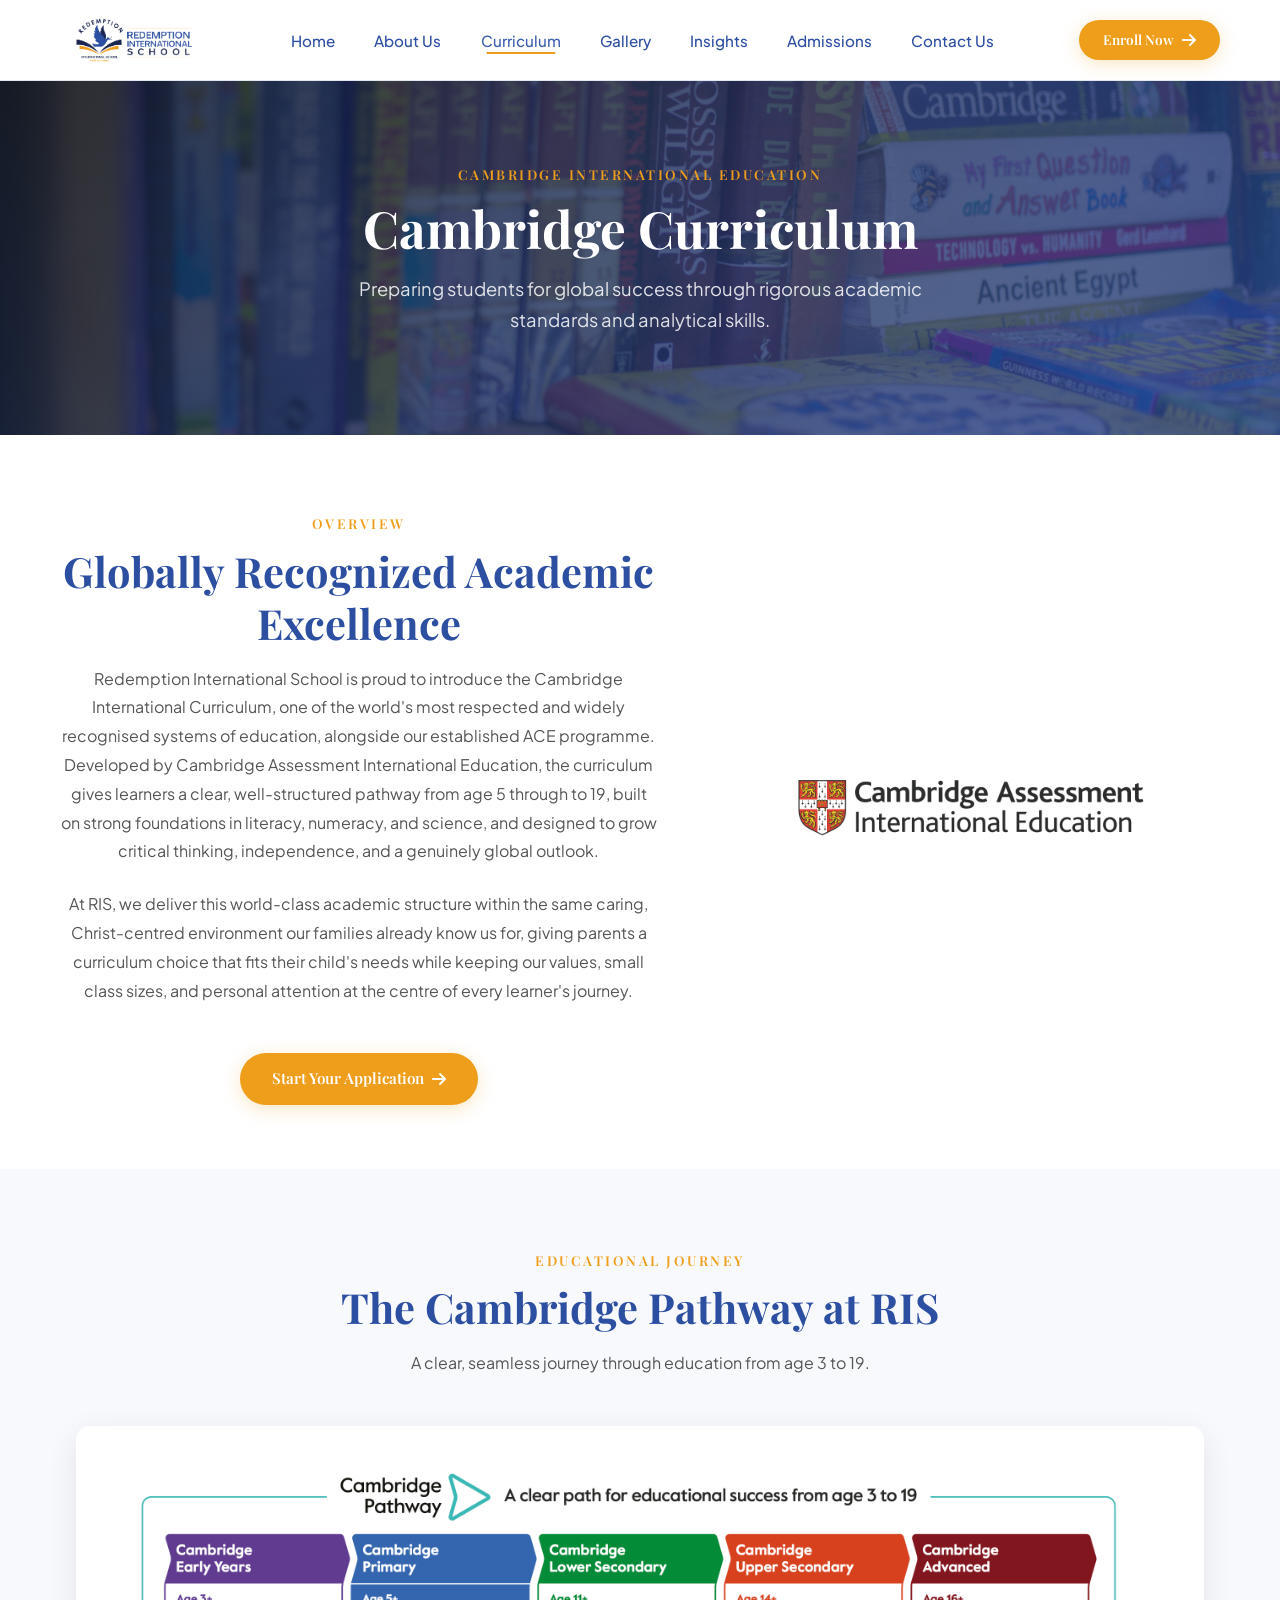
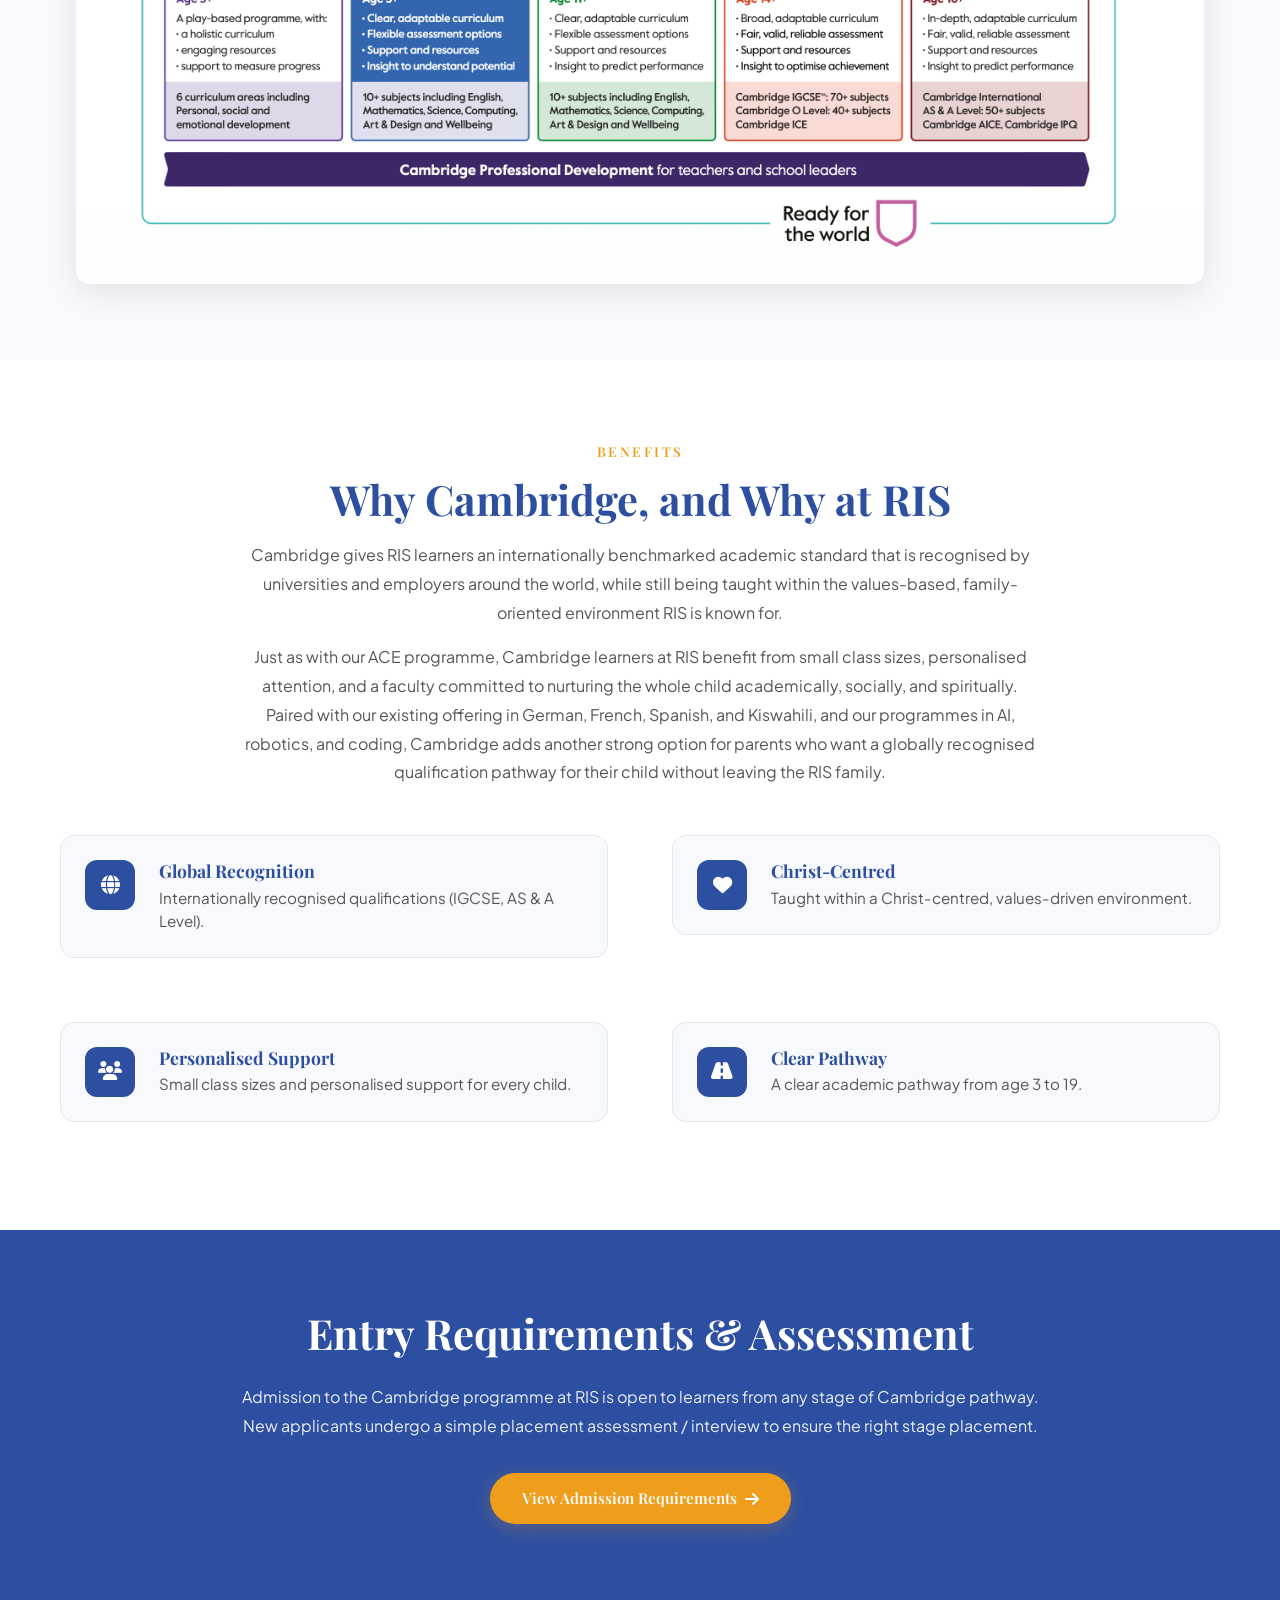
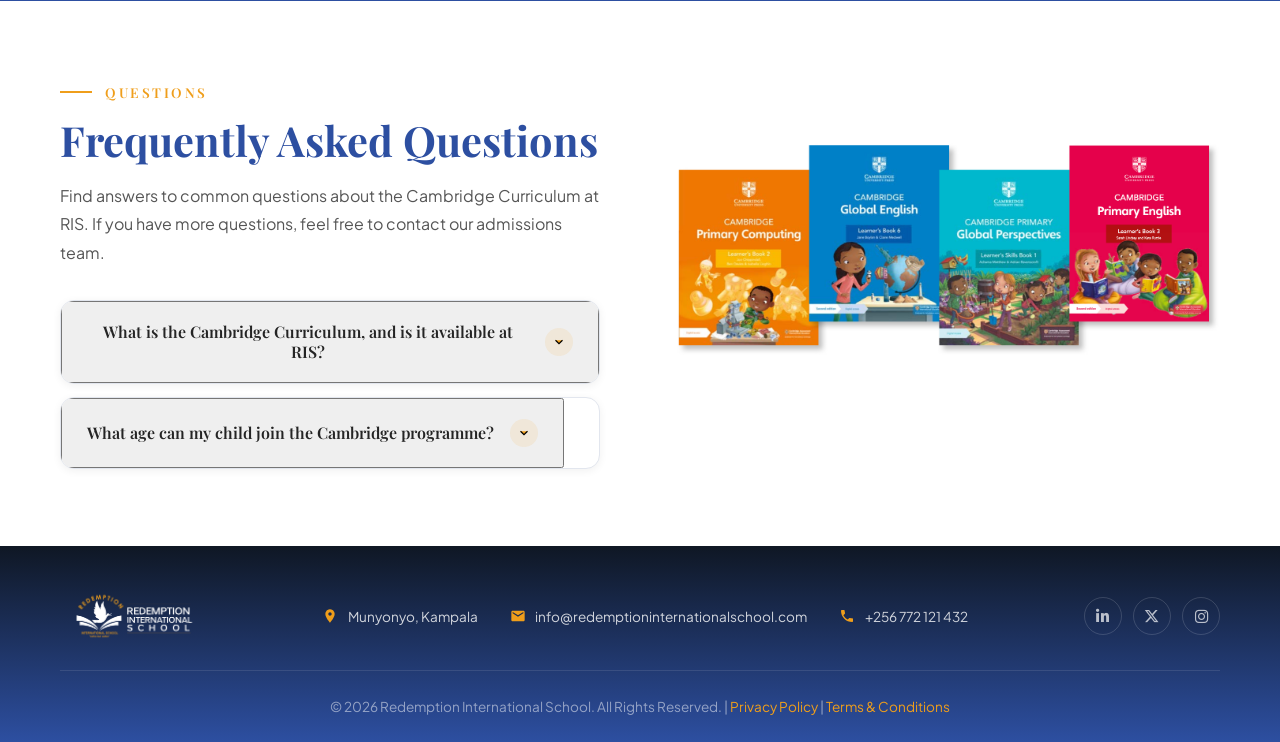
<file: cambridge.html>
<!DOCTYPE html>
<html lang="en">

<head>
  <meta charset="UTF-8">
  <meta name="viewport" content="width=device-width, initial-scale=1.0">
  <title>Cambridge International Curriculum | Redemption International School</title>
  <meta name="description" content="Explore Cambridge International Curriculum pathways from Primary to IGCSE and A Levels at Redemption International School.">
  <meta name="robots" content="index, follow">
  <link rel="canonical" href="https://redemptioninternationalschool.com/cambridge.html">

  <!-- Favicons and Web App Manifest -->
  <link rel="icon" type="image/png" href="Assets/Images/Logos/ris-logo-2.png">
  <link rel="apple-touch-icon" href="Assets/Images/Logos/ris-logo-2.png">
  <link rel="manifest" href="site.webmanifest">
  <meta name="theme-color" content="#2d4fa1">

  <!-- Open Graph / Facebook -->
  <meta property="og:type" content="website">
  <meta property="og:site_name" content="Redemption International School">
  <meta property="og:title" content="Cambridge International Curriculum | Redemption International School">
  <meta property="og:description" content="Explore Cambridge International Curriculum pathways from Primary to IGCSE and A Levels at Redemption International School.">
  <meta property="og:url" content="https://redemptioninternationalschool.com/cambridge.html">
  <meta property="og:image" content="https://redemptioninternationalschool.com/Assets/Images/Logos/ris-logo.png">

  <!-- Twitter -->
  <meta name="twitter:card" content="summary_large_image">
  <meta name="twitter:title" content="Cambridge International Curriculum | Redemption International School">
  <meta name="twitter:description" content="Explore Cambridge International Curriculum pathways from Primary to IGCSE and A Levels at Redemption International School.">
  <meta name="twitter:image" content="https://redemptioninternationalschool.com/Assets/Images/Logos/ris-logo.png">

  <!-- Stylesheet -->
  <link rel="stylesheet" href="style.css">
  <!-- Font Awesome -->
  <link rel="stylesheet" href="https://cdnjs.cloudflare.com/ajax/libs/font-awesome/6.5.1/css/all.min.css"
    integrity="sha512-DTOQO9RWCH3ppGqcWaEA1BIZOC6xxalwEsw9c2QQeAIftl+Vegovlnee1c9QX4TctnWMn13TZye+giMm8e2LwA=="
    crossorigin="anonymous" referrerpolicy="no-referrer">
</head>

<body>
  <!-- HEADER -->
  <header class="header" id="header">
    <nav class="nav-bar">
      <div class="container">
        <a href="index.html" class="logo"><img src="Assets/Images/Logos/ris-logo.png" alt="RIS Logo"></a>
        <ul class="nav-menu" id="navMenu">
          <li><a href="index.html#hero">Home</a></li>
          <li><a href="index.html#about">About Us</a></li>
          <li><a href="curriculum.html" class="active">Curriculum</a></li>
          <li><a href="gallery.html">Gallery</a></li>
          <li><a href="insights.html">Insights</a></li>
          <li><a href="admissions.html">Admissions</a></li>
          <li><a href="contact.html">Contact Us</a></li>
        </ul>
        <div class="nav-cta"><a href="admissions.html" class="btn btn-primary">Enroll Now <i
              class="fas fa-arrow-right"></i></a></div>
        <div class="menu-toggle" id="menuToggle" aria-label="Toggle navigation menu" role="button" tabindex="0">
          <span></span><span></span><span></span>
        </div>
      </div>
    </nav>
  </header>

  <div class="mobile-overlay" id="mobileOverlay"></div>

  <!-- PAGE HEADER -->
  <section class="page-header" style="background-image: url('Assets/Images/library.jpeg');">
    <div class="page-header-overlay"></div>
    <div class="container">
      <span class="subtitle centered">Cambridge International Education</span>
      <h1 class="page-title">Cambridge Curriculum</h1>
      <p class="page-desc">Preparing students for global success through rigorous academic standards and analytical
        skills.</p>
    </div>
  </section>

  <!-- INTRO SECTION -->
  <section class="section-pad" id="curriculum-intro" style="padding-bottom: 4rem;">
    <div class="container">
      <div class="robotics-grid" style="margin-bottom: 0;">
        <div class="robotics-intro-text"
          style="display: flex; flex-direction: column; align-items: center; justify-content: center; text-align: center;">
          <span class="subtitle centered">Overview</span>
          <h2 class="section-heading" style="text-align: center;">Globally Recognized Academic Excellence</h2>
          <p class="section-text" style="margin: 0 auto 1.5rem; text-align: center;">
            Redemption International School is proud to introduce the Cambridge International Curriculum, one of the
            world's most respected and widely recognised systems of education, alongside our established ACE programme.
            Developed by Cambridge Assessment International Education, the curriculum gives learners a clear,
            well-structured pathway from age 5 through to 19, built on strong foundations in literacy, numeracy, and
            science, and designed to grow critical thinking, independence, and a genuinely global outlook.
          </p>
          <p class="section-text" style="margin: 0 auto 2rem; text-align: center;">
            At RIS, we deliver this world-class academic structure within the same caring, Christ-centred environment
            our families already know us for, giving parents a curriculum choice that fits their child's needs while
            keeping our values, small class sizes, and personal attention at the centre of every learner's journey.
          </p>
          <a href="admissions.html" class="btn btn-primary" style="margin-top: 1rem;">Start Your Application <i
              class="fas fa-arrow-right"></i></a>
        </div>
        <div style="display: flex; align-items: center; justify-content: center; padding: 1rem;">
          <img src="Assets/Images/Logos/cambridge.png" alt="Cambridge Logo"
            style="max-width: 360px; width: 100%; height: auto; object-fit: contain; transition: transform var(--transition);">
        </div>
      </div>
    </div>
  </section>

  <!-- EDUCATIONAL JOURNEY / PATHWAY -->
  <section class="section-pad" id="stages" style="background-color: var(--clr-light);">
    <div class="container">
      <div class="text-center" style="margin-bottom: 3rem;">
        <span class="subtitle centered">Educational Journey</span>
        <h2 class="section-heading">The Cambridge Pathway at RIS</h2>
        <p class="section-text" style="max-width: 800px; margin: 0 auto;">
          A clear, seamless journey through education from age 3 to 19.
        </p>
      </div>
      <div style="display: flex; justify-content: center; width: 100%; padding: 0 1rem;">
        <img src="Assets/Images/cambridge.png" alt="Cambridge Educational Journey Pathway"
          style="width: 100%; height: auto; max-width: 1200px; border-radius: var(--radius-md); box-shadow: var(--shadow-md);">
      </div>
    </div>
  </section>

  <!-- WHY CHOOSE CAMBRIDGE -->
  <section class="section-pad">
    <div class="container">
      <div class="text-center" style="margin-bottom: 3rem;">
        <span class="subtitle centered">Benefits</span>
        <h2 class="section-heading">Why Cambridge, and Why at RIS</h2>
        <p class="section-text" style="max-width: 800px; margin: 0 auto;">
          Cambridge gives RIS learners an internationally benchmarked academic standard that is recognised by
          universities and employers around the world, while still being taught within the values-based, family-oriented
          environment RIS is known for.
        </p>
        <p class="section-text" style="max-width: 800px; margin: 1rem auto 0;">
          Just as with our ACE programme, Cambridge learners at RIS benefit from small class sizes, personalised
          attention, and a faculty committed to nurturing the whole child academically, socially, and spiritually.
          Paired with our existing offering in German, French, Spanish, and Kiswahili, and our programmes in AI,
          robotics, and coding, Cambridge adds another strong option for parents who want a globally recognised
          qualification pathway for their child without leaving the RIS family.
        </p>
      </div>

      <div class="contact-grid-main" style="grid-template-columns: repeat(2, 1fr); margin-bottom: 2rem;">
        <div class="info-card-v2">
          <div class="icon-box"><i class="fas fa-globe"></i></div>
          <div class="info-text">
            <h4>Global Recognition</h4>
            <p>Internationally recognised qualifications (IGCSE, AS & A Level).</p>
          </div>
        </div>
        <div class="info-card-v2">
          <div class="icon-box"><i class="fas fa-heart"></i></div>
          <div class="info-text">
            <h4>Christ-Centred</h4>
            <p>Taught within a Christ-centred, values-driven environment.</p>
          </div>
        </div>
        <div class="info-card-v2">
          <div class="icon-box"><i class="fas fa-users"></i></div>
          <div class="info-text">
            <h4>Personalised Support</h4>
            <p>Small class sizes and personalised support for every child.</p>
          </div>
        </div>
        <div class="info-card-v2">
          <div class="icon-box"><i class="fas fa-road"></i></div>
          <div class="info-text">
            <h4>Clear Pathway</h4>
            <p>A clear academic pathway from age 3 to 19.</p>
          </div>
        </div>
      </div>

    </div>
  </section>

  <!-- ENTRY REQUIREMENTS -->
  <section class="section-pad" style="background-color: var(--clr-primary); color: var(--clr-white);">
    <div class="container text-center">
      <h2 class="section-heading" style="color: var(--clr-white); margin-bottom: 1.5rem;">Entry Requirements &
        Assessment</h2>
      <p class="section-text" style="max-width: 800px; margin: 0 auto 2rem; color: rgba(255, 255, 255, 0.9);">
        Admission to the Cambridge programme at RIS is open to learners from any stage of Cambridge pathway. New
        applicants undergo a simple placement assessment / interview to ensure the right stage placement.
      </p>
      <a href="admissions.html" class="btn btn-primary" style="background: var(--clr-accent); color: var(--clr-white);">View
        Admission Requirements <i class="fas fa-arrow-right"></i></a>
    </div>
  </section>

  <!-- FAQ SECTION -->
  <section class="section-pad faq" id="faq" style="background-color: var(--clr-white);">
    <div class="container">
      <div class="faq-content">
        <span class="subtitle">Questions</span>
        <h2 class="section-heading">Frequently Asked Questions</h2>
        <p class="section-text" style="margin-bottom: 2rem;">
          Find answers to common questions about the Cambridge Curriculum at RIS. If you have more questions, feel free
          to contact our admissions team.
        </p>

        <div class="accordion">
          <!-- FAQ 1 -->
          <div class="accordion-item">
            <button class="accordion-header" aria-expanded="false">
              <h4>What is the Cambridge Curriculum, and is it available at RIS?</h4>
              <div class="accordion-icon">
                <svg viewBox="0 0 24 24" width="24" height="24" stroke="currentColor" stroke-width="2" fill="none">
                  <polyline points="6 9 12 15 18 9"></polyline>
                </svg>
              </div>
            </button>
            <div class="accordion-body">
              <div class="accordion-body-inner">
                <p>Yes. RIS now offers the Cambridge International Curriculum alongside our ACE programme, giving
                  parents a choice of two strong, values-aligned academic pathways for their children.</p>
              </div>
            </div>
          </div>

          <!-- FAQ 2 -->
          <div class="accordion-item">
            <button class="accordion-header" aria-expanded="false">
              <h4>What age can my child join the Cambridge programme?</h4>
              <div class="accordion-icon">
                <svg viewBox="0 0 24 24" width="24" height="24" stroke="currentColor" stroke-width="2" fill="none">
                  <polyline points="6 9 12 15 18 9"></polyline>
                </svg>
              </div>
            </button>
            <div class="accordion-body">
              <div class="accordion-body-inner">
                <p>Cambridge Primary welcomes learners from age 5, with entry possible at later stages depending on
                  placement assessment.</p>
              </div>
            </div>
          </div>
        </div>
      </div>

      <div class="faq-image reveal-right"
        style="display: flex; align-items: center; justify-content: center; background: none; box-shadow: none; padding-top: 3rem;">
        <img src="Assets/Images/cambridge_books.png" alt="Cambridge Study Materials and Books" class="img-responsive"
          style="width: 100%; height: auto; object-fit: contain;">
      </div>
    </div>
  </section>

  <!-- FOOTER -->
  <footer class="footer" id="footer">
    <div class="container">
      <div class="footer-main">
        <div class="footer-logo">
          <a href="index.html" class="logo">
            <img src="Assets/Images/Logos/ris-logo-1.png" alt="RIS Logo">
          </a>
        </div>

        <div class="footer-contact-row">
          <div class="footer-contact-item">
            <svg viewBox="0 0 24 24">
              <path
                d="M12 2C8.13 2 5 5.13 5 9c0 5.25 7 13 7 13s7-7.75 7-13c0-3.87-3.13-7-7-7zm0 9.5c-1.38 0-2.5-1.12-2.5-2.5S10.62 6.5 12 6.5s2.5 1.12 2.5 2.5S13.38 11.5 12 11.5z" />
            </svg>
            <span>Munyonyo, Kampala</span>
          </div>
          <div class="footer-contact-item">
            <svg viewBox="0 0 24 24">
              <path
                d="M20 4H4c-1.1 0-2 .9-2 2v12c0 1.1.9 2 2 2h16c1.1 0 2-.9 2-2V6c0-1.1-.9-2-2-2zm0 4l-8 5-8-5V6l8 5 8-5v2z" />
            </svg>
            <a href="mailto:info@redemptioninternationalschool.com">info@redemptioninternationalschool.com</a>
          </div>
          <div class="footer-contact-item">
            <svg viewBox="0 0 24 24">
              <path
                d="M6.62 10.79c1.44 2.83 3.76 5.14 6.59 6.59l2.2-2.2c.27-.27.67-.36 1.02-.24 1.12.37 2.33.57 3.57.57.55 0 1 .45 1 1V20c0 .55-.45 1-1 1-9.39 0-17-7.61-17-17 0-.55.45-1 1-1h3.5c.55 0 1 .45 1 1 0 1.25.2 2.45.57 3.57.11.35.03.74-.25 1.02l-2.2 2.2z" />
            </svg>
            <a href="tel:+256772121432">+256 772 121 432</a>
          </div>
        </div>

        <div class="footer-socials">
          <a href="https://www.linkedin.com/company/redemption-international-school/" target="_blank"
            rel="noopener noreferrer" aria-label="LinkedIn"><i class="fab fa-linkedin-in"></i></a>
          <a href="https://x.com/RIS_Munyonyo" target="_blank" rel="noopener noreferrer" aria-label="Twitter / X"><i
              class="fab fa-x-twitter"></i></a>
          <a href="https://www.instagram.com/redemption_international_sch" target="_blank" rel="noopener noreferrer"
            aria-label="Instagram"><i class="fab fa-instagram"></i></a>
        </div>
      </div>

      <hr class="footer-divider">

      <div class="footer-bottom">
        <p>&copy; 2026 Redemption International School. All Rights Reserved. | <a href="privacy-policy.html">Privacy Policy</a> | <a href="terms-and-conditions.html">Terms &amp; Conditions</a></p>
      </div>
    </div>
  </footer>

  <button class="scroll-top" id="scrollTop" aria-label="Scroll to top"><svg viewBox="0 0 24 24">
      <path d="M7.41 15.41L12 10.83l4.59 4.58L18 14l-6-6-6 6z" />
    </svg></button>

  <script src="script.js"></script>
  <div class="whatsapp-float" id="whatsappFloat">
    <div class="whatsapp-options" id="whatsappOptions">
      <a href="https://wa.me/256772121432" target="_blank" class="whatsapp-option"><i class="fab fa-whatsapp"></i> +256
        772 121 432</a>
      <a href="https://wa.me/254794888133" target="_blank" class="whatsapp-option"><i class="fab fa-whatsapp"></i> +254
        794 888 133</a>
    </div>
    <button class="whatsapp-btn" id="whatsappBtn" aria-label="Contact on WhatsApp"><i
        class="fab fa-whatsapp"></i></button>
  </div>
</body>

</html>
</file>
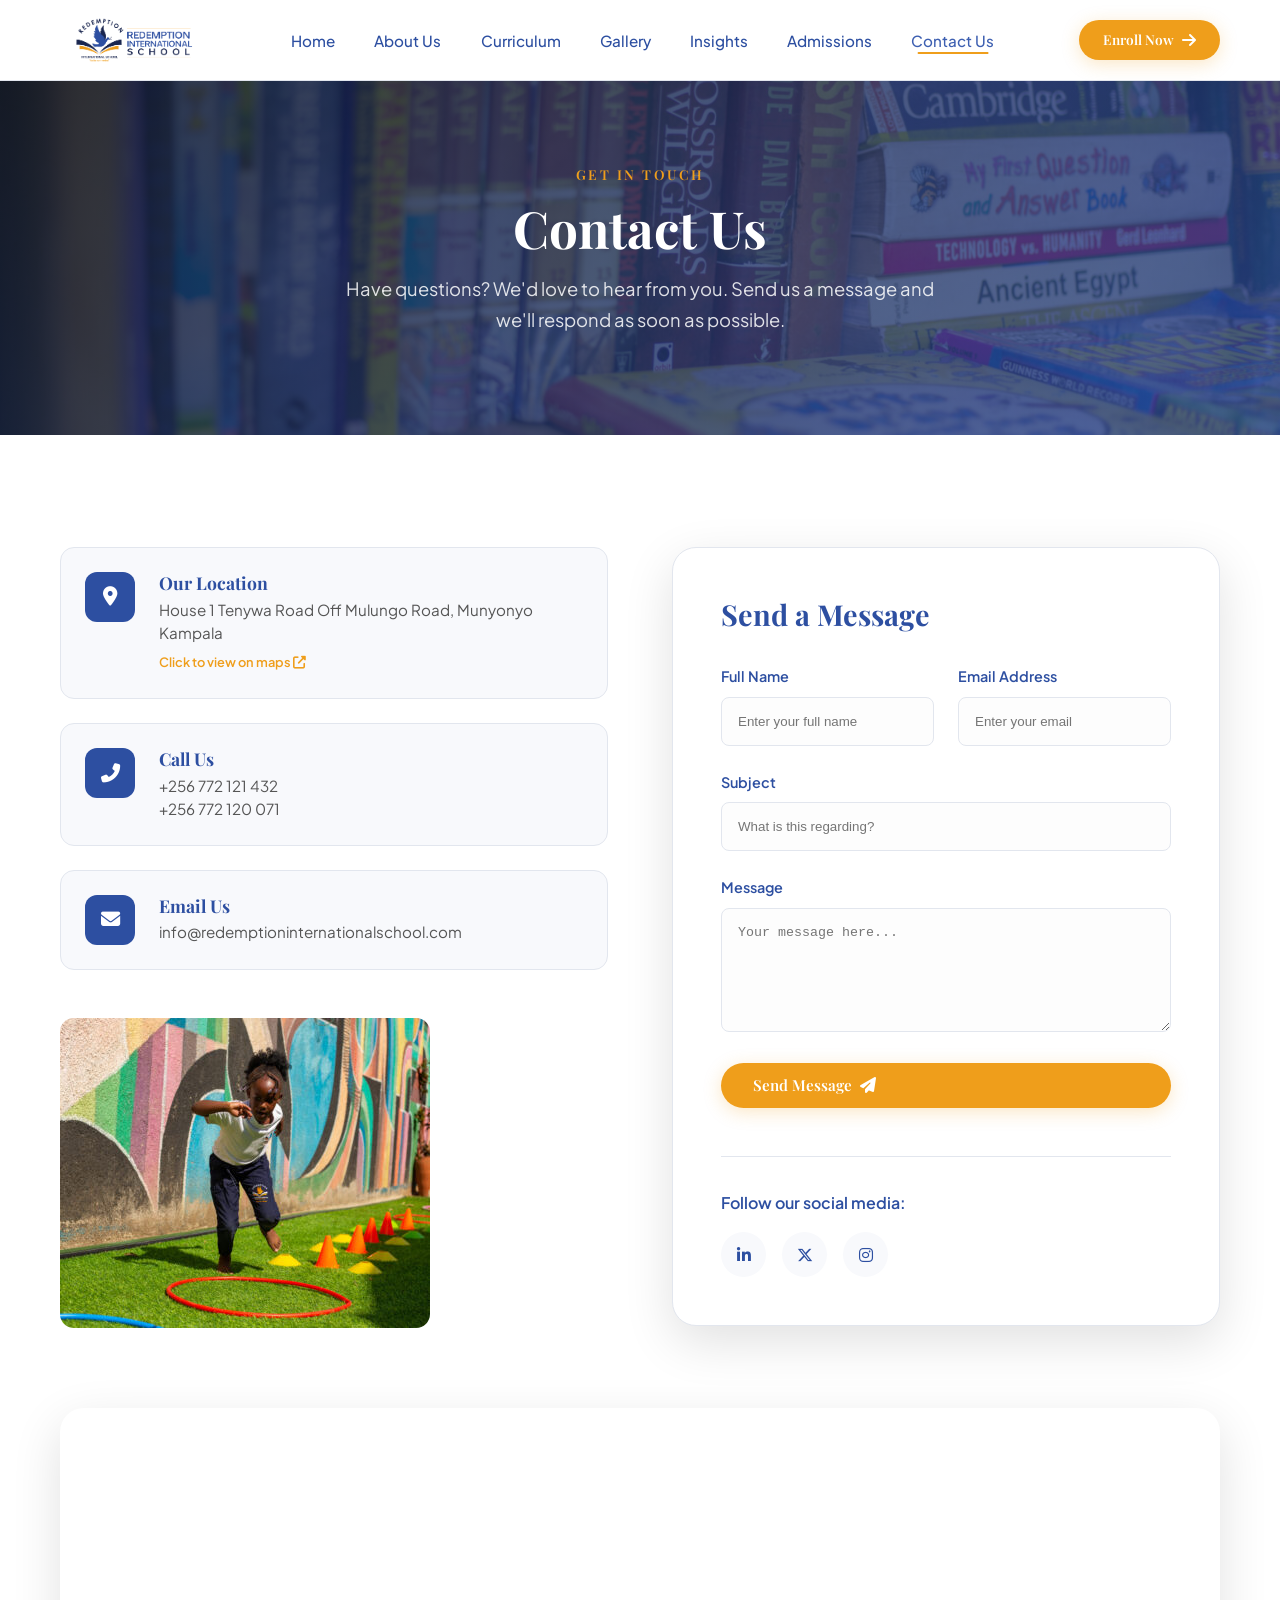
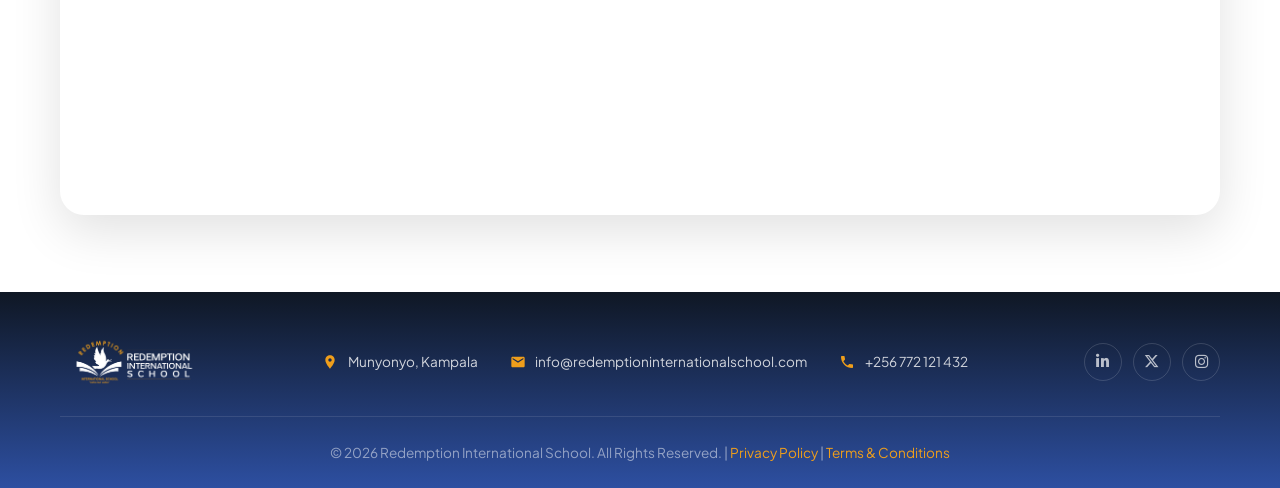
<file: contact.html>
<!DOCTYPE html>
<html lang="en">

<head>
  <meta charset="UTF-8">
  <meta name="viewport" content="width=device-width, initial-scale=1.0">
  <title>Contact Us | Redemption International School</title>
  <meta name="description" content="Get in touch with Redemption International School in Munyonyo, Kampala. We are here to answer your questions and welcome you to our community.">
  <meta name="robots" content="index, follow">
  <link rel="canonical" href="https://redemptioninternationalschool.com/contact.html">

  <!-- Favicons and Web App Manifest -->
  <link rel="icon" type="image/png" href="Assets/Images/Logos/ris-logo-2.png">
  <link rel="apple-touch-icon" href="Assets/Images/Logos/ris-logo-2.png">
  <link rel="manifest" href="site.webmanifest">
  <meta name="theme-color" content="#2d4fa1">

  <!-- Open Graph / Facebook -->
  <meta property="og:type" content="website">
  <meta property="og:site_name" content="Redemption International School">
  <meta property="og:title" content="Contact Us | Redemption International School">
  <meta property="og:description" content="Get in touch with Redemption International School in Munyonyo, Kampala. We are here to answer your questions and welcome you to our community.">
  <meta property="og:url" content="https://redemptioninternationalschool.com/contact.html">
  <meta property="og:image" content="https://redemptioninternationalschool.com/Assets/Images/Logos/ris-logo.png">

  <!-- Twitter -->
  <meta name="twitter:card" content="summary_large_image">
  <meta name="twitter:title" content="Contact Us | Redemption International School">
  <meta name="twitter:description" content="Get in touch with Redemption International School in Munyonyo, Kampala. We are here to answer your questions and welcome you to our community.">
  <meta name="twitter:image" content="https://redemptioninternationalschool.com/Assets/Images/Logos/ris-logo.png">

  <!-- Stylesheet -->
  <link rel="stylesheet" href="style.css">
  <!-- Font Awesome -->
  <link rel="stylesheet" href="https://cdnjs.cloudflare.com/ajax/libs/font-awesome/6.5.1/css/all.min.css"
    integrity="sha512-DTOQO9RWCH3ppGqcWaEA1BIZOC6xxalwEsw9c2QQeAIftl+Vegovlnee1c9QX4TctnWMn13TZye+giMm8e2LwA=="
    crossorigin="anonymous" referrerpolicy="no-referrer">
</head>

<body>

  <!-- ============================================
       HEADER
       ============================================ -->
  <header class="header" id="header">
    <nav class="nav-bar">
      <div class="container">
        <a href="index.html" class="logo">
          <img src="Assets/Images/Logos/ris-logo.png" alt="RIS Logo">
        </a>

        <ul class="nav-menu" id="navMenu">
          <li><a href="index.html#hero">Home</a></li>
          <li><a href="index.html#about">About Us</a></li>
          <li><a href="curriculum.html">Curriculum</a></li>
          <li><a href="gallery.html">Gallery</a></li>
          <li><a href="insights.html">Insights</a></li>
          <li><a href="admissions.html">Admissions</a></li>
          <li><a href="contact.html" class="active">Contact Us</a></li>
        </ul>

        <div class="nav-cta">
          <a href="admissions.html" class="btn btn-primary">Enroll Now <i class="fas fa-arrow-right"></i></a>
        </div>

        <div class="menu-toggle" id="menuToggle" aria-label="Toggle navigation menu" role="button" tabindex="0">
          <span></span>
          <span></span>
          <span></span>
        </div>
      </div>
    </nav>
  </header>

  <!-- ============================================
       PAGE HEADER
       ============================================ -->
  <section class="page-header" style="background-image: url('Assets/Images/library.jpeg');">
    <div class="page-header-overlay"></div>
    <div class="container">
      <span class="subtitle centered">Get In Touch</span>
      <h1 class="page-title">Contact Us</h1>
      <p class="page-desc">Have questions? We'd love to hear from you. Send us a message and we'll respond as soon as
        possible.</p>
    </div>
  </section>

  <div class="mobile-overlay" id="mobileOverlay"></div>

  <!-- ============================================
       CONTACT SECTION
       ============================================ -->
  <section class="contact-page section-pad" style="padding-top: 4rem;">
    <div class="container">
      <div class="contact-grid-main">
        <!-- Left: Contact Details & Image -->
        <div class="contact-details-side">
          <div class="contact-info-v2">
            <a href="https://www.google.com/maps/search/?api=1&query=Redemption+International+School+Munyonyo"
              target="_blank" class="info-card-v2">
              <div class="icon-box"><i class="fas fa-map-marker-alt"></i></div>
              <div class="info-text">
                <h4>Our Location</h4>
                <p>House 1 Tenywa Road Off Mulungo Road, Munyonyo Kampala</p>
                <span class="click-hint">Click to view on maps <i class="fas fa-external-link-alt"></i></span>
              </div>
            </a>

            <div class="info-card-v2">
              <div class="icon-box"><i class="fas fa-phone-alt"></i></div>
              <div class="info-text">
                <h4>Call Us</h4>
                <p><a href="tel:+256772121432">+256 772 121 432</a></p>
                <p><a href="tel:+256772120071">+256 772 120 071</a></p>
              </div>
            </div>

            <div class="info-card-v2">
              <div class="icon-box"><i class="fas fa-envelope"></i></div>
              <div class="info-text">
                <h4>Email Us</h4>
                <p><a href="mailto:info@redemptioninternationalschool.com">info@redemptioninternationalschool.com</a>
                </p>
              </div>
            </div>
          </div>

          <!-- Space for an image -->
          <div class="contact-image-space">
            <img src="Assets/Images/Sports.jpeg" alt="School Campus" class="img-responsive"
              style="border-radius: var(--radius-md);">
          </div>
        </div>

        <!-- Right: Contact Form -->
        <div class="contact-form-side">
          <div class="form-card-v2">
            <h3>Send a Message</h3>
            <form class="contact-form-v2" id="contactForm" action="https://api.web3forms.com/submit" method="POST">
              <input type="hidden" name="access_key" value="ad34cb84-8f49-4e4a-bd57-179dbfc6ecbc">
              <input type="hidden" name="from_name" value="Redemption International School - Contact Page">
              <input type="hidden" name="subject" value="New Contact Inquiry - Redemption International School">
              <input type="checkbox" name="botcheck" class="hidden" style="display: none;">
              <div class="form-row">
                <div class="form-group">
                  <label for="name">Full Name</label>
                  <input type="text" id="name" name="name" placeholder="Enter your full name" required>
                </div>
                <div class="form-group">
                  <label for="email">Email Address</label>
                  <input type="email" id="email" name="email" placeholder="Enter your email" required>
                </div>
              </div>
              <div class="form-group">
                <label for="subject">Subject</label>
                <input type="text" id="subject" name="subject" placeholder="What is this regarding?">
              </div>
              <div class="form-group">
                <label for="message">Message</label>
                <textarea id="message" name="message" rows="6" placeholder="Your message here..." required></textarea>
              </div>
              <div class="form-status" id="contactStatus" role="status" aria-live="polite"></div>
              <button type="submit" class="btn btn-primary w-100">Send Message <i
                  class="fas fa-paper-plane"></i></button>
            </form>

            <div class="social-links-v2">
              <p>Follow our social media:</p>
              <div class="social-icons">
                <a href="https://www.linkedin.com/company/redemption-international-school/" target="_blank"><i
                    class="fab fa-linkedin-in"></i></a>
                <a href="https://x.com/RIS_Munyonyo" target="_blank"><i class="fab fa-x-twitter"></i></a>
                <a href="https://www.instagram.com/redemption_international_sch" target="_blank"><i
                    class="fab fa-instagram"></i></a>
              </div>
            </div>
          </div>
        </div>
      </div>

      <!-- Google Map -->
      <div class="map-container-v2">
        <iframe
          src="https://www.google.com/maps/embed?pb=!1m18!1m12!1m3!1d7979.567632322261!2d32.610912793579075!3d0.2382853000000039!2m3!1f0!2f0!3f0!3m2!1i1024!2i768!4f13.1!3m3!1m2!1s0x177dba091e3f054d%3A0x85ea6df3431c30e7!2sRedemption%20International%20School.!5e0!3m2!1sen!2sug!4v1779777140041!5m2!1sen!2sug"
          width="100%" height="400" style="border:0;" allowfullscreen="" loading="lazy"
          referrerpolicy="no-referrer-when-downgrade"></iframe>
      </div>
    </div>
  </section>

  <!-- ============================================
       FOOTER
       ============================================ -->
  <footer class="footer" id="footer">
    <div class="container">
      <div class="footer-main">
        <div class="footer-logo">
          <a href="index.html" class="logo">
            <img src="Assets/Images/Logos/ris-logo-1.png" alt="RIS Logo">
          </a>
        </div>

        <div class="footer-contact-row">
          <div class="footer-contact-item">
            <svg viewBox="0 0 24 24">
              <path
                d="M12 2C8.13 2 5 5.13 5 9c0 5.25 7 13 7 13s7-7.75 7-13c0-3.87-3.13-7-7-7zm0 9.5c-1.38 0-2.5-1.12-2.5-2.5S10.62 6.5 12 6.5s2.5 1.12 2.5 2.5S13.38 11.5 12 11.5z" />
            </svg>
            <span>Munyonyo, Kampala</span>
          </div>
          <div class="footer-contact-item">
            <svg viewBox="0 0 24 24">
              <path
                d="M20 4H4c-1.1 0-2 .9-2 2v12c0 1.1.9 2 2 2h16c1.1 0 2-.9 2-2V6c0-1.1-.9-2-2-2zm0 4l-8 5-8-5V6l8 5 8-5v2z" />
            </svg>
            <a href="mailto:info@redemptioninternationalschool.com">info@redemptioninternationalschool.com</a>
          </div>
          <div class="footer-contact-item">
            <svg viewBox="0 0 24 24">
              <path
                d="M6.62 10.79c1.44 2.83 3.76 5.14 6.59 6.59l2.2-2.2c.27-.27.67-.36 1.02-.24 1.12.37 2.33.57 3.57.57.55 0 1 .45 1 1V20c0 .55-.45 1-1 1-9.39 0-17-7.61-17-17 0-.55.45-1 1-1h3.5c.55 0 1 .45 1 1 0 1.25.2 2.45.57 3.57.11.35.03.74-.25 1.02l-2.2 2.2z" />
            </svg>
            <a href="tel:+256772121432">+256 772 121 432</a>
          </div>
        </div>

        <div class="footer-socials">
          <a href="https://www.linkedin.com/company/redemption-international-school/" target="_blank"
            rel="noopener noreferrer" aria-label="LinkedIn"><i class="fab fa-linkedin-in"></i></a>
          <a href="https://x.com/RIS_Munyonyo" target="_blank" rel="noopener noreferrer" aria-label="Twitter / X"><i
              class="fab fa-x-twitter"></i></a>
          <a href="https://www.instagram.com/redemption_international_sch" target="_blank" rel="noopener noreferrer"
            aria-label="Instagram"><i class="fab fa-instagram"></i></a>
        </div>
      </div>

      <hr class="footer-divider">

      <div class="footer-bottom">
        <p>&copy; 2026 Redemption International School. All Rights Reserved. | <a href="privacy-policy.html">Privacy Policy</a> | <a href="terms-and-conditions.html">Terms &amp; Conditions</a></p>
      </div>
    </div>
  </footer>

  <!-- Scroll to Top -->
  <button class="scroll-top" id="scrollTop" aria-label="Scroll to top">
    <svg viewBox="0 0 24 24">
      <path d="M7.41 15.41L12 10.83l4.59 4.58L18 14l-6-6-6 6z" />
    </svg>
  </button>

  <script src="script.js"></script>

  <!-- WhatsApp Floating Button -->
  <div class="whatsapp-float" id="whatsappFloat">
    <div class="whatsapp-options" id="whatsappOptions">
      <a href="https://wa.me/256772121432" target="_blank" class="whatsapp-option">
        <i class="fab fa-whatsapp"></i> +256 772 121 432
      </a>
      <a href="https://wa.me/254794888133" target="_blank" class="whatsapp-option">
        <i class="fab fa-whatsapp"></i> +254 794 888 133
      </a>
    </div>
    <button class="whatsapp-btn" id="whatsappBtn" aria-label="Contact on WhatsApp">
      <i class="fab fa-whatsapp"></i>
    </button>
  </div>
</body>

</html>
</file>
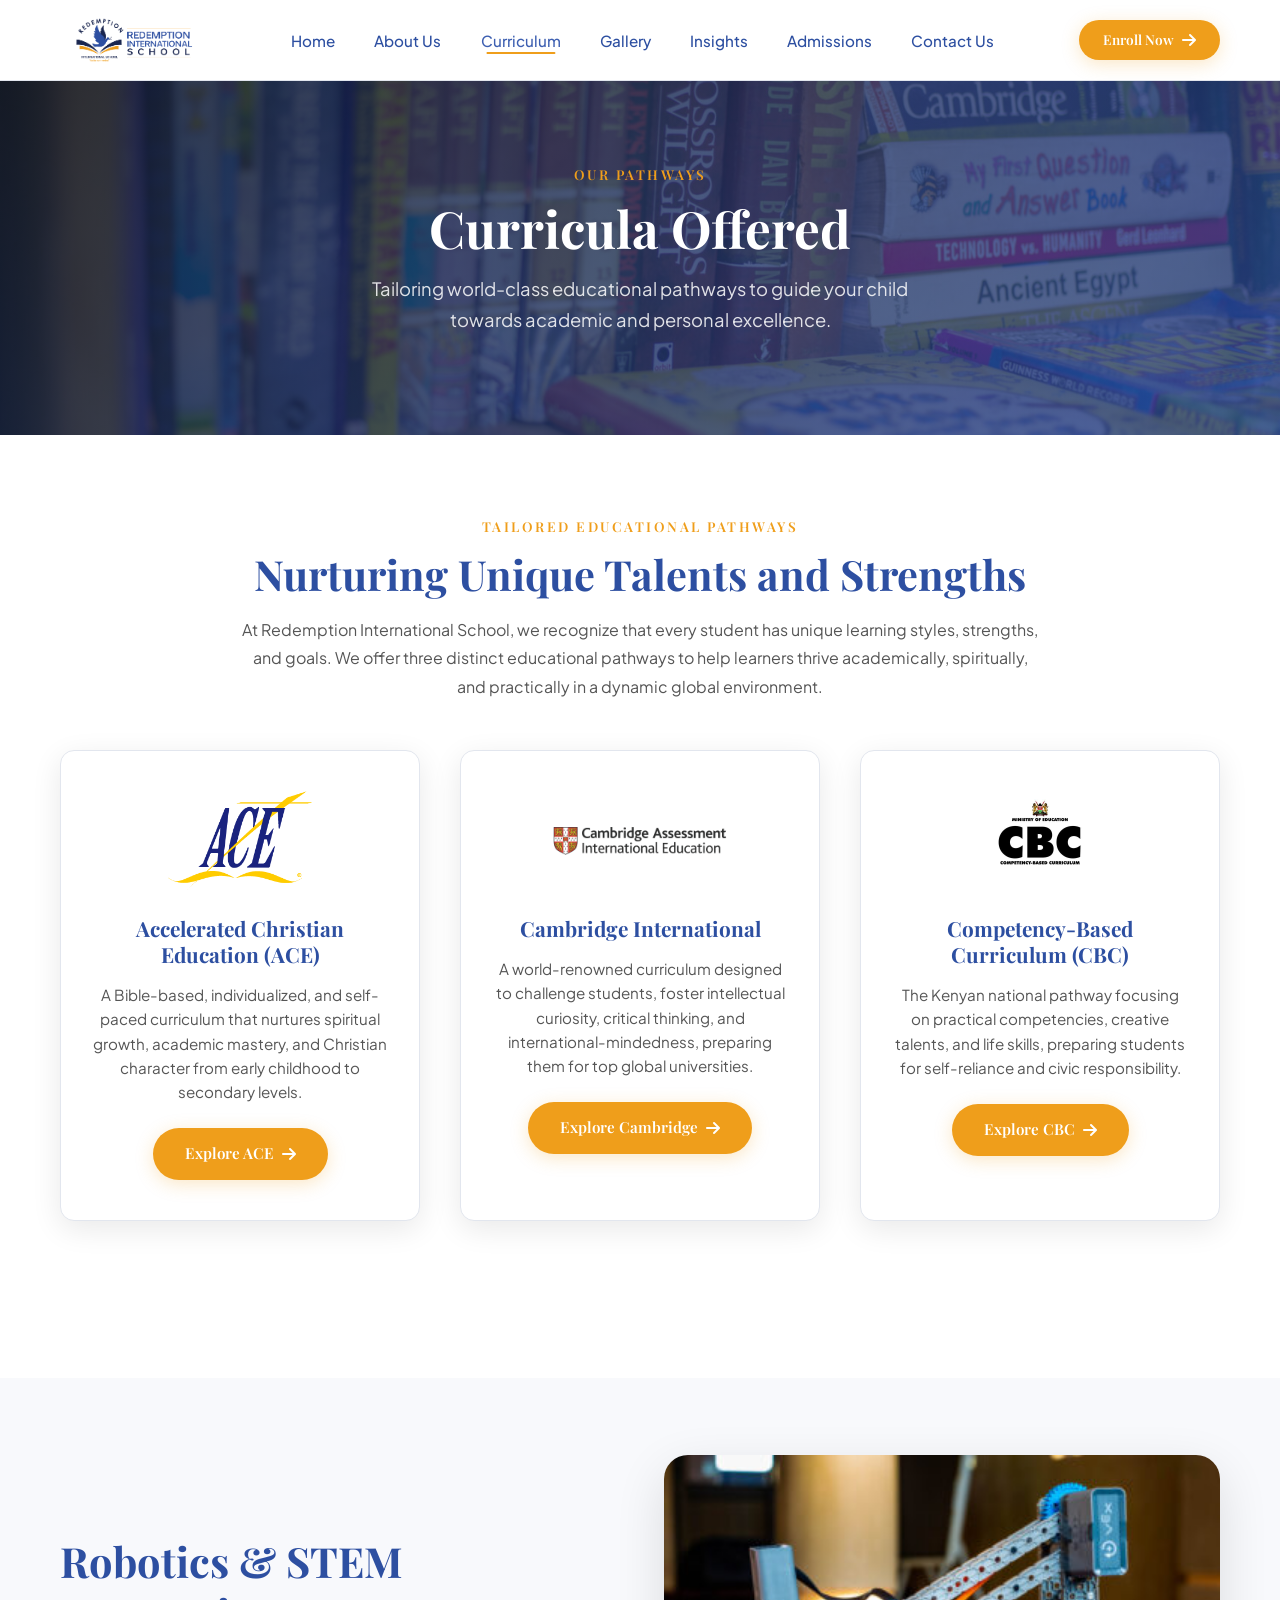
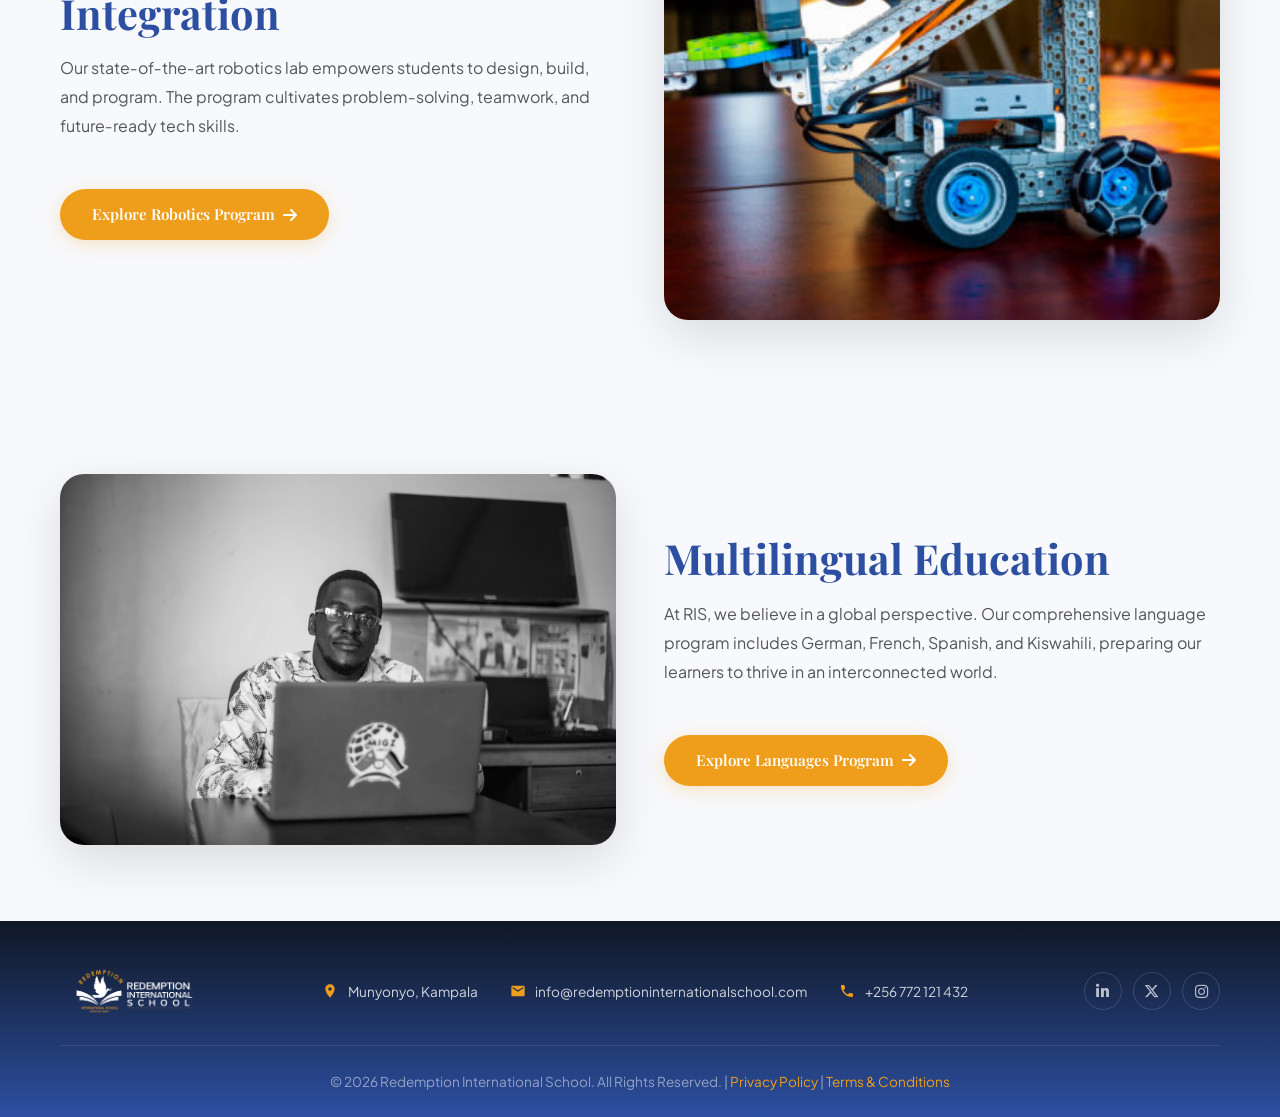
<file: curriculum.html>
<!DOCTYPE html>
<html lang="en">

<head>
  <meta charset="UTF-8">
  <meta name="viewport" content="width=device-width, initial-scale=1.0">
  <title>Curriculum | Redemption International School</title>
  <meta name="description" content="Explore diverse academic pathways at Redemption International School, including ACE, Cambridge International, CBC, and modern STEM education.">
  <meta name="robots" content="index, follow">
  <link rel="canonical" href="https://redemptioninternationalschool.com/curriculum.html">

  <!-- Favicons and Web App Manifest -->
  <link rel="icon" type="image/png" href="Assets/Images/Logos/ris-logo-2.png">
  <link rel="apple-touch-icon" href="Assets/Images/Logos/ris-logo-2.png">
  <link rel="manifest" href="site.webmanifest">
  <meta name="theme-color" content="#2d4fa1">

  <!-- Open Graph / Facebook -->
  <meta property="og:type" content="website">
  <meta property="og:site_name" content="Redemption International School">
  <meta property="og:title" content="Curriculum | Redemption International School">
  <meta property="og:description" content="Explore diverse academic pathways at Redemption International School, including ACE, Cambridge International, CBC, and modern STEM education.">
  <meta property="og:url" content="https://redemptioninternationalschool.com/curriculum.html">
  <meta property="og:image" content="https://redemptioninternationalschool.com/Assets/Images/Logos/ris-logo.png">

  <!-- Twitter -->
  <meta name="twitter:card" content="summary_large_image">
  <meta name="twitter:title" content="Curriculum | Redemption International School">
  <meta name="twitter:description" content="Explore diverse academic pathways at Redemption International School, including ACE, Cambridge International, CBC, and modern STEM education.">
  <meta name="twitter:image" content="https://redemptioninternationalschool.com/Assets/Images/Logos/ris-logo.png">

  <!-- Stylesheet -->
  <link rel="stylesheet" href="style.css">
  <!-- Font Awesome -->
  <link rel="stylesheet" href="https://cdnjs.cloudflare.com/ajax/libs/font-awesome/6.5.1/css/all.min.css"
    integrity="sha512-DTOQO9RWCH3ppGqcWaEA1BIZOC6xxalwEsw9c2QQeAIftl+Vegovlnee1c9QX4TctnWMn13TZye+giMm8e2LwA=="
    crossorigin="anonymous" referrerpolicy="no-referrer">
</head>

<body>
  <!-- HEADER -->
  <header class="header" id="header">
    <nav class="nav-bar">
      <div class="container">
        <a href="index.html" class="logo"><img src="Assets/Images/Logos/ris-logo.png" alt="RIS Logo"></a>
        <ul class="nav-menu" id="navMenu">
          <li><a href="index.html#hero">Home</a></li>
          <li><a href="index.html#about">About Us</a></li>
          <li><a href="curriculum.html" class="active">Curriculum</a></li>
          <li><a href="gallery.html">Gallery</a></li>
          <li><a href="insights.html">Insights</a></li>
          <li><a href="admissions.html">Admissions</a></li>
          <li><a href="contact.html">Contact Us</a></li>
        </ul>
        <div class="nav-cta"><a href="admissions.html" class="btn btn-primary">Enroll Now <i
              class="fas fa-arrow-right"></i></a></div>
        <div class="menu-toggle" id="menuToggle" aria-label="Toggle navigation menu" role="button" tabindex="0">
          <span></span><span></span><span></span>
        </div>
      </div>
    </nav>
  </header>

  <div class="mobile-overlay" id="mobileOverlay"></div>

  <!-- PAGE HEADER -->
  <section class="page-header" style="background-image: url('Assets/Images/library.jpeg');">
    <div class="page-header-overlay"></div>
    <div class="container">
      <span class="subtitle centered">Our Pathways</span>
      <h1 class="page-title">Curricula Offered</h1>
      <p class="page-desc">Tailoring world-class educational pathways to guide your child towards academic and personal
        excellence.</p>
    </div>
  </section>

  <!-- INTRO & CURRICULA SECTION -->
  <section class="section-pad" id="curricula-offered">
    <div class="container">
      <div class="text-center" style="margin-bottom: 2rem;">
        <span class="subtitle centered">Tailored Educational Pathways</span>
        <h2 class="section-heading">Nurturing Unique Talents and Strengths</h2>
        <p class="section-text" style="max-width: 800px; margin: 0 auto;">
          At Redemption International School, we recognize that every student has unique learning styles, strengths, and
          goals. We offer three distinct educational pathways to help learners thrive academically, spiritually, and
          practically in a dynamic global environment.
        </p>
      </div>

      <div class="curriculum-grid stagger-children">
        <!-- ACE Card -->
        <div class="curriculum-card">
          <div class="curriculum-logo-container"
            style="height: 100px; display: flex; align-items: center; justify-content: center; margin-bottom: 1.5rem;">
            <img src="Assets/Images/Logos/ace.png" alt="ACE Logo"
              style="height: 100%; max-width: 100%; object-fit: contain;">
          </div>
          <h3>Accelerated Christian Education (ACE)</h3>
          <p style="margin-bottom: 1.5rem;">
            A Bible-based, individualized, and self-paced curriculum that nurtures spiritual growth, academic mastery,
            and Christian character from early childhood to secondary levels.
          </p>
          <a href="ace.html" class="btn btn-primary">Explore ACE <i class="fas fa-arrow-right"></i></a>
        </div>

        <!-- Cambridge Card -->
        <div class="curriculum-card">
          <div class="curriculum-logo-container"
            style="height: 100px; display: flex; align-items: center; justify-content: center; margin-bottom: 1.5rem;">
            <img src="Assets/Images/Logos/cambridge.png" alt="Cambridge Logo"
              style="height: 100%; max-width: 100%; object-fit: contain;">
          </div>
          <h3>Cambridge International</h3>
          <p style="margin-bottom: 1.5rem;">
            A world-renowned curriculum designed to challenge students, foster intellectual curiosity, critical
            thinking, and international-mindedness, preparing them for top global universities.
          </p>
          <a href="cambridge.html" class="btn btn-primary">Explore Cambridge <i class="fas fa-arrow-right"></i></a>
        </div>

        <!-- CBC Card -->
        <div class="curriculum-card">
          <div class="curriculum-logo-container"
            style="height: 100px; display: flex; align-items: center; justify-content: center; margin-bottom: 1.5rem;">
            <img src="Assets/Images/Logos/cbc.jpg" alt="CBC Logo"
              style="height: 100%; max-width: 100%; object-fit: contain;">
          </div>
          <h3>Competency-Based Curriculum (CBC)</h3>
          <p style="margin-bottom: 1.5rem;">
            The Kenyan national pathway focusing on practical competencies, creative talents, and life skills, preparing
            students for self-reliance and civic responsibility.
          </p>
          <a href="cbc.html" class="btn btn-primary">Explore CBC <i class="fas fa-arrow-right"></i></a>
        </div>
      </div>
    </div>
  </section>

  <!-- ROBOTICS SECTION -->
  <section class="why-us section-pad" id="robotics">
    <div class="container">
      <div class="why-us-grid">
        <div class="why-us-content reveal-left">
          <h2 class="section-heading">Robotics & STEM Integration</h2>
          <p class="section-text">Our state‑of‑the‑art robotics lab empowers students to design, build, and program. The
            program cultivates problem‑solving, teamwork, and future‑ready tech skills.</p>
          <a href="robotics.html" class="btn btn-primary" style="margin-top: 1rem;">Explore Robotics Program <i
              class="fas fa-arrow-right"></i></a>
        </div>
        <div class="why-us-image reveal-right">
          <img src="Assets/Images/Robot.jpeg" alt="Robotics at RIS" class="img-responsive"
            style="border-radius: var(--radius-md);">
        </div>
      </div>
    </div>
  </section>

  <!-- LANGUAGES SECTION -->
  <section class="why-us section-pad" id="languages" style="background-color: var(--clr-light);">
    <div class="container">
      <div class="why-us-grid">
        <div class="why-us-image reveal-left">
          <img src="Assets/Images/Migz-2.jpg" alt="Languages at RIS" class="img-responsive"
            style="border-radius: var(--radius-md);">
        </div>
        <div class="why-us-content reveal-right">
          <h2 class="section-heading">Multilingual Education</h2>
          <p class="section-text">At RIS, we believe in a global perspective. Our comprehensive language program
            includes German, French, Spanish, and Kiswahili, preparing our learners to thrive in an interconnected
            world.</p>
          <a href="languages.html" class="btn btn-primary" style="margin-top: 1rem;">Explore Languages Program <i
              class="fas fa-arrow-right"></i></a>
        </div>
      </div>
    </div>
  </section>

  <!-- FOOTER (reuse same compact footer) -->
  <footer class="footer" id="footer">
    <div class="container">
      <div class="footer-main">
        <div class="footer-logo">
          <a href="index.html" class="logo">
            <img src="Assets/Images/Logos/ris-logo-1.png" alt="RIS Logo">
          </a>
        </div>

        <div class="footer-contact-row">
          <div class="footer-contact-item">
            <svg viewBox="0 0 24 24">
              <path
                d="M12 2C8.13 2 5 5.13 5 9c0 5.25 7 13 7 13s7-7.75 7-13c0-3.87-3.13-7-7-7zm0 9.5c-1.38 0-2.5-1.12-2.5-2.5S10.62 6.5 12 6.5s2.5 1.12 2.5 2.5S13.38 11.5 12 11.5z" />
            </svg>
            <span>Munyonyo, Kampala</span>
          </div>
          <div class="footer-contact-item">
            <svg viewBox="0 0 24 24">
              <path
                d="M20 4H4c-1.1 0-2 .9-2 2v12c0 1.1.9 2 2 2h16c1.1 0 2-.9 2-2V6c0-1.1-.9-2-2-2zm0 4l-8 5-8-5V6l8 5 8-5v2z" />
            </svg>
            <a href="mailto:info@redemptioninternationalschool.com">info@redemptioninternationalschool.com</a>
          </div>
          <div class="footer-contact-item">
            <svg viewBox="0 0 24 24">
              <path
                d="M6.62 10.79c1.44 2.83 3.76 5.14 6.59 6.59l2.2-2.2c.27-.27.67-.36 1.02-.24 1.12.37 2.33.57 3.57.57.55 0 1 .45 1 1V20c0 .55-.45 1-1 1-9.39 0-17-7.61-17-17 0-.55.45-1 1-1h3.5c.55 0 1 .45 1 1 0 1.25.2 2.45.57 3.57.11.35.03.74-.25 1.02l-2.2 2.2z" />
            </svg>
            <a href="tel:+256772121432">+256 772 121 432</a>
          </div>
        </div>

        <div class="footer-socials">
          <a href="https://www.linkedin.com/company/redemption-international-school/" target="_blank"
            rel="noopener noreferrer" aria-label="LinkedIn"><i class="fab fa-linkedin-in"></i></a>
          <a href="https://x.com/RIS_Munyonyo" target="_blank" rel="noopener noreferrer" aria-label="Twitter / X"><i
              class="fab fa-x-twitter"></i></a>
          <a href="https://www.instagram.com/redemption_international_sch" target="_blank" rel="noopener noreferrer"
            aria-label="Instagram"><i class="fab fa-instagram"></i></a>
        </div>
      </div>

      <hr class="footer-divider">

      <div class="footer-bottom">
        <p>&copy; 2026 Redemption International School. All Rights Reserved. | <a href="privacy-policy.html">Privacy Policy</a> | <a href="terms-and-conditions.html">Terms &amp; Conditions</a></p>
      </div>
    </div>
  </footer>

  <button class="scroll-top" id="scrollTop" aria-label="Scroll to top"><svg viewBox="0 0 24 24">
      <path d="M7.41 15.41L12 10.83l4.59 4.58L18 14l-6-6-6 6z" />
    </svg></button>

  <script src="script.js"></script>
  <div class="whatsapp-float" id="whatsappFloat">
    <div class="whatsapp-options" id="whatsappOptions">
      <a href="https://wa.me/256772121432" target="_blank" class="whatsapp-option"><i class="fab fa-whatsapp"></i> +256
        772 121 432</a>
      <a href="https://wa.me/254794888133" target="_blank" class="whatsapp-option"><i class="fab fa-whatsapp"></i> +254
        794 888 133</a>
    </div>
    <button class="whatsapp-btn" id="whatsappBtn" aria-label="Contact on WhatsApp"><i
        class="fab fa-whatsapp"></i></button>
  </div>
</body>

</html>
</file>
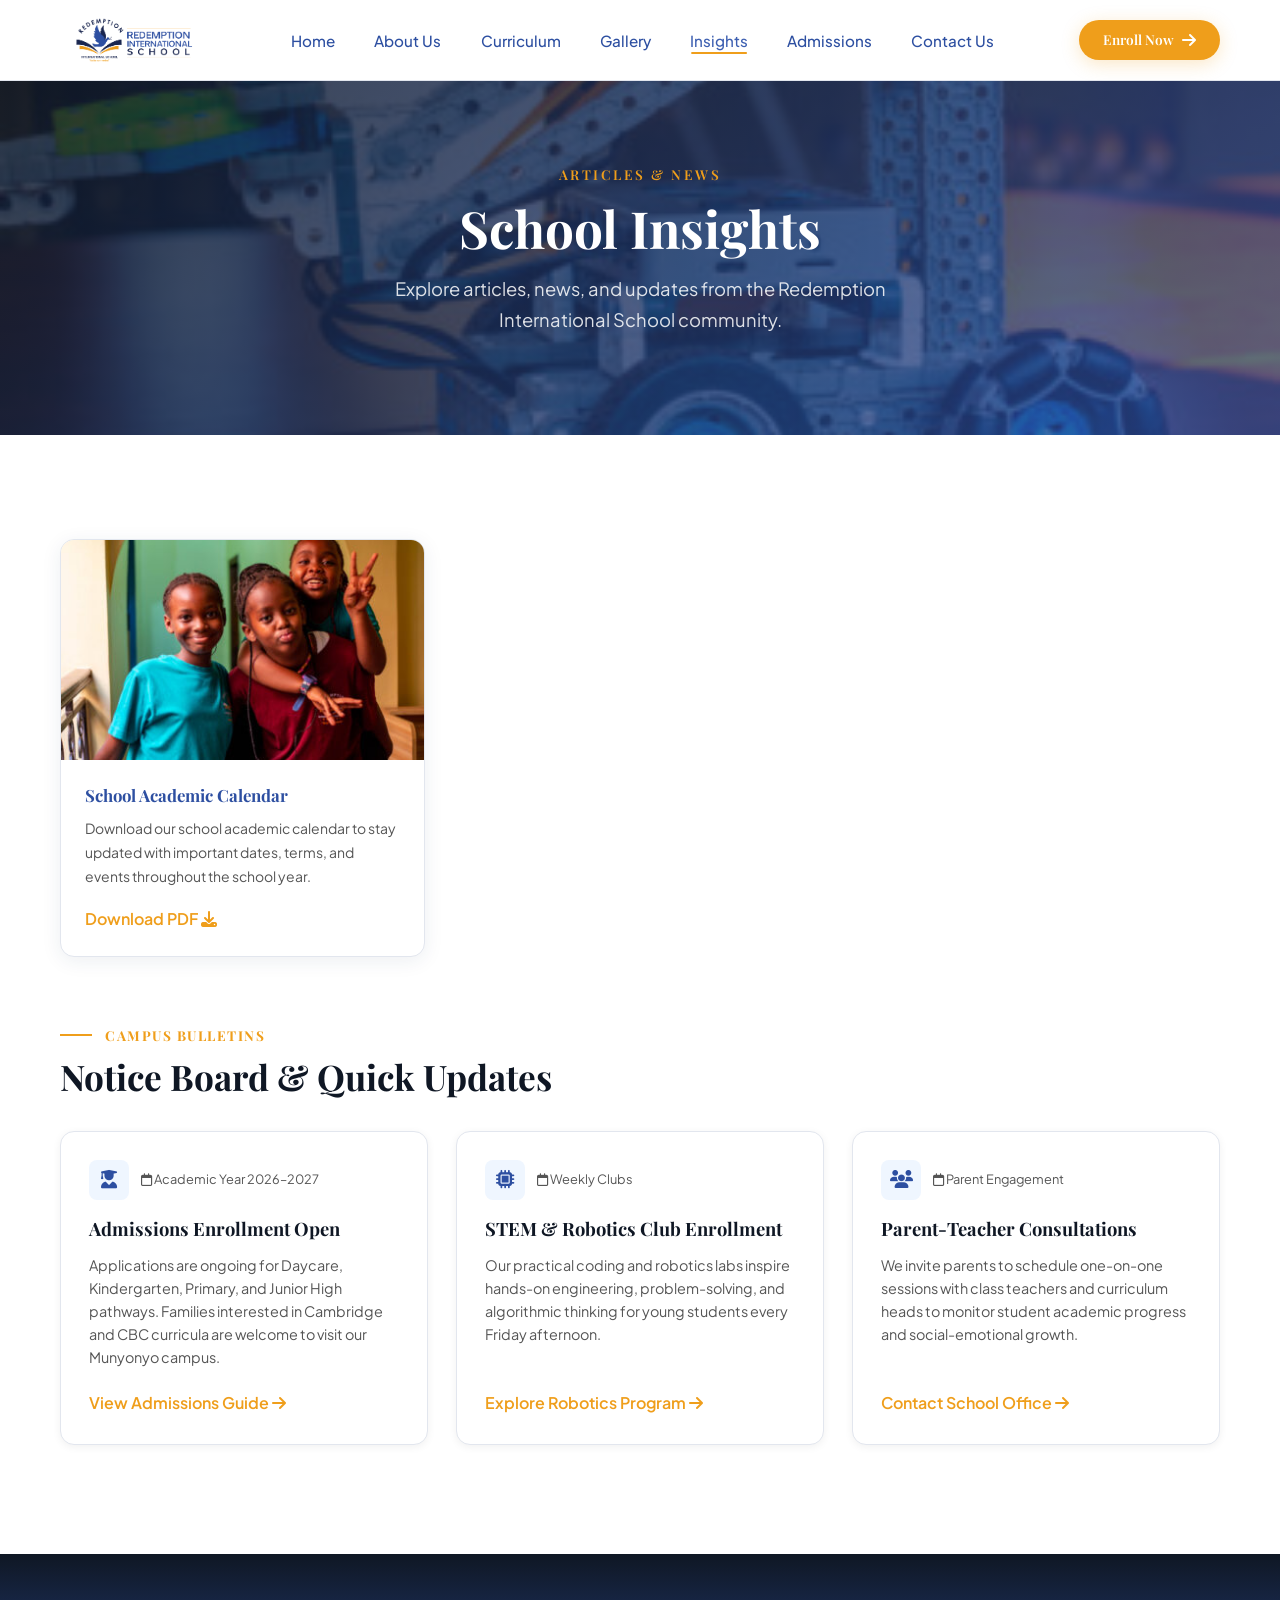
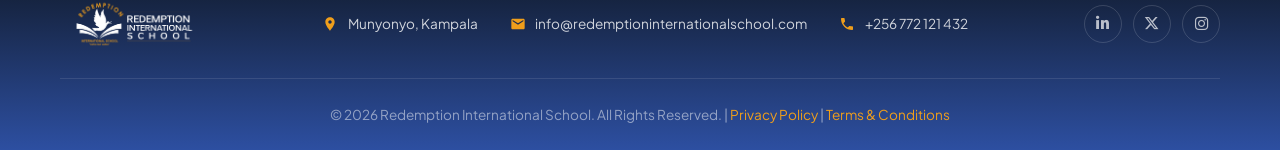
<file: insights.html>
<!DOCTYPE html>
<html lang="en">

<head>
  <meta charset="UTF-8">
  <meta name="viewport" content="width=device-width, initial-scale=1.0">
  <title>Insights & News | Redemption International School</title>
  <meta name="description" content="Stay informed with the latest updates, announcements, educational insights, and news from Redemption International School.">
  <meta name="robots" content="index, follow">
  <link rel="canonical" href="https://redemptioninternationalschool.com/insights.html">

  <!-- Favicons and Web App Manifest -->
  <link rel="icon" type="image/png" href="Assets/Images/Logos/ris-logo-2.png">
  <link rel="apple-touch-icon" href="Assets/Images/Logos/ris-logo-2.png">
  <link rel="manifest" href="site.webmanifest">
  <meta name="theme-color" content="#2d4fa1">

  <!-- Open Graph / Facebook -->
  <meta property="og:type" content="website">
  <meta property="og:site_name" content="Redemption International School">
  <meta property="og:title" content="Insights & News | Redemption International School">
  <meta property="og:description" content="Stay informed with the latest updates, announcements, educational insights, and news from Redemption International School.">
  <meta property="og:url" content="https://redemptioninternationalschool.com/insights.html">
  <meta property="og:image" content="https://redemptioninternationalschool.com/Assets/Images/Logos/ris-logo.png">

  <!-- Twitter -->
  <meta name="twitter:card" content="summary_large_image">
  <meta name="twitter:title" content="Insights & News | Redemption International School">
  <meta name="twitter:description" content="Stay informed with the latest updates, announcements, educational insights, and news from Redemption International School.">
  <meta name="twitter:image" content="https://redemptioninternationalschool.com/Assets/Images/Logos/ris-logo.png">

  <!-- Stylesheet -->
  <link rel="stylesheet" href="style.css">
  <!-- Font Awesome -->
  <link rel="stylesheet" href="https://cdnjs.cloudflare.com/ajax/libs/font-awesome/6.5.1/css/all.min.css"
    integrity="sha512-DTOQO9RWCH3ppGqcWaEA1BIZOC6xxalwEsw9c2QQeAIftl+Vegovlnee1c9QX4TctnWMn13TZye+giMm8e2LwA=="
    crossorigin="anonymous" referrerpolicy="no-referrer">
</head>

<body>

  <!-- ============================================
       HEADER
       ============================================ -->
  <header class="header" id="header">
    <nav class="nav-bar">
      <div class="container">
        <a href="index.html" class="logo">
          <img src="Assets/Images/Logos/ris-logo.png" alt="RIS Logo">
        </a>

        <ul class="nav-menu" id="navMenu">
          <li><a href="index.html#hero">Home</a></li>
          <li><a href="index.html#about">About Us</a></li>
          <li><a href="curriculum.html">Curriculum</a></li>
          <li><a href="gallery.html">Gallery</a></li>
          <li><a href="insights.html" class="active">Insights</a></li>
          <li><a href="admissions.html">Admissions</a></li>
          <li><a href="contact.html">Contact Us</a></li>
        </ul>

        <div class="nav-cta">
          <a href="admissions.html" class="btn btn-primary">Enroll Now <i class="fas fa-arrow-right"></i></a>
        </div>

        <div class="menu-toggle" id="menuToggle" aria-label="Toggle navigation menu" role="button" tabindex="0">
          <span></span>
          <span></span>
          <span></span>
        </div>
      </div>
    </nav>
  </header>

  <div class="mobile-overlay" id="mobileOverlay"></div>

  <!-- ============================================
       PAGE HEADER
       ============================================ -->
  <section class="page-header" style="background-image: url('Assets/Images/Robot.jpeg');">
    <div class="page-header-overlay"></div>
    <div class="container">
      <span class="subtitle centered">Articles & News</span>
      <h1 class="page-title">School Insights</h1>
      <p class="page-desc">Explore articles, news, and updates from the Redemption International School community.</p>
    </div>
  </section>

  <!-- ============================================
       INSIGHTS SECTION
       ============================================ -->
  <section class="insights-page section-pad" style="padding-top: 4rem;">
    <div class="container">

      <!-- Academic Calendar Tile -->
      <div class="news-grid">
        <article class="news-card">
          <div class="news-card-img">
            <img src="Assets/Images/Students.jpeg" alt="School Academic Calendar" class="img-responsive">
          </div>
          <div class="news-card-body">
            <h3>School Academic Calendar</h3>
            <p>Download our school academic calendar to stay updated with important dates, terms, and events throughout
              the school year.</p>
            <a href="Assets/documents/SCHOOL ACADEMIC CALENDAR 2026-2027.pdf" target="_blank" class="btn-link">Download
              PDF <i class="fas fa-download"></i></a>
          </div>
        </article>
      </div>

      <!-- Campus Bulletins Notice Board & Quick Updates -->
      <div class="campus-bulletins-section" style="margin-top: 4rem;">
        <div style="margin-bottom: 2rem;">
          <span class="subtitle"
            style="display: inline-block; color: var(--clr-accent); font-weight: 700; font-size: 0.85rem; text-transform: uppercase; letter-spacing: 1.5px; margin-bottom: 0.5rem;">Campus
            Bulletins</span>
          <h2 style="font-size: clamp(1.6rem, 3vw, 2.2rem); font-family: var(--ff-heading); color: var(--clr-dark);">
            Notice Board & Quick Updates
          </h2>
        </div>

        <div class="infoboard-bulletins-grid">
          <div class="bulletin-card">
            <div class="bulletin-header">
              <div class="bulletin-icon"><i class="fas fa-user-graduate"></i></div>
              <span class="bulletin-date"><i class="far fa-calendar"></i> Academic Year 2026–2027</span>
            </div>
            <h4>Admissions Enrollment Open</h4>
            <p>Applications are ongoing for Daycare, Kindergarten, Primary, and Junior High pathways. Families
              interested in Cambridge and CBC curricula are welcome to visit our Munyonyo campus.</p>
            <a href="admissions.html" class="btn-link">View Admissions Guide <i class="fas fa-arrow-right"></i></a>
          </div>

          <div class="bulletin-card">
            <div class="bulletin-header">
              <div class="bulletin-icon"><i class="fas fa-microchip"></i></div>
              <span class="bulletin-date"><i class="far fa-calendar"></i> Weekly Clubs</span>
            </div>
            <h4>STEM & Robotics Club Enrollment</h4>
            <p>Our practical coding and robotics labs inspire hands-on engineering, problem-solving, and algorithmic
              thinking for young students every Friday afternoon.</p>
            <a href="robotics.html" class="btn-link">Explore Robotics Program <i class="fas fa-arrow-right"></i></a>
          </div>

          <div class="bulletin-card">
            <div class="bulletin-header">
              <div class="bulletin-icon"><i class="fas fa-users"></i></div>
              <span class="bulletin-date"><i class="far fa-calendar"></i> Parent Engagement</span>
            </div>
            <h4>Parent-Teacher Consultations</h4>
            <p>We invite parents to schedule one-on-one sessions with class teachers and curriculum heads to monitor
              student academic progress and social-emotional growth.</p>
            <a href="contact.html" class="btn-link">Contact School Office <i class="fas fa-arrow-right"></i></a>
          </div>
        </div>
      </div>

    </div>
  </section>

  <!-- ============================================
       FOOTER
       ============================================ -->
  <footer class="footer" id="footer">
    <div class="container">
      <div class="footer-main">
        <div class="footer-logo">
          <a href="index.html" class="logo">
            <img src="Assets/Images/Logos/ris-logo-1.png" alt="RIS Logo">
          </a>
        </div>

        <div class="footer-contact-row">
          <div class="footer-contact-item">
            <svg viewBox="0 0 24 24">
              <path
                d="M12 2C8.13 2 5 5.13 5 9c0 5.25 7 13 7 13s7-7.75 7-13c0-3.87-3.13-7-7-7zm0 9.5c-1.38 0-2.5-1.12-2.5-2.5S10.62 6.5 12 6.5s2.5 1.12 2.5 2.5S13.38 11.5 12 11.5z" />
            </svg>
            <span>Munyonyo, Kampala</span>
          </div>
          <div class="footer-contact-item">
            <svg viewBox="0 0 24 24">
              <path
                d="M20 4H4c-1.1 0-2 .9-2 2v12c0 1.1.9 2 2 2h16c1.1 0 2-.9 2-2V6c0-1.1-.9-2-2-2zm0 4l-8 5-8-5V6l8 5 8-5v2z" />
            </svg>
            <a href="mailto:info@redemptioninternationalschool.com">info@redemptioninternationalschool.com</a>
          </div>
          <div class="footer-contact-item">
            <svg viewBox="0 0 24 24">
              <path
                d="M6.62 10.79c1.44 2.83 3.76 5.14 6.59 6.59l2.2-2.2c.27-.27.67-.36 1.02-.24 1.12.37 2.33.57 3.57.57.55 0 1 .45 1 1V20c0 .55-.45 1-1 1-9.39 0-17-7.61-17-17 0-.55.45-1 1-1h3.5c.55 0 1 .45 1 1 0 1.25.2 2.45.57 3.57.11.35.03.74-.25 1.02l-2.2 2.2z" />
            </svg>
            <a href="tel:+256772121432">+256 772 121 432</a>
          </div>
        </div>

        <div class="footer-socials">
          <a href="https://www.linkedin.com/company/redemption-international-school/" target="_blank"
            rel="noopener noreferrer" aria-label="LinkedIn"><i class="fab fa-linkedin-in"></i></a>
          <a href="https://x.com/RIS_Munyonyo" target="_blank" rel="noopener noreferrer" aria-label="Twitter / X"><i
              class="fab fa-x-twitter"></i></a>
          <a href="https://www.instagram.com/redemption_international_sch" target="_blank" rel="noopener noreferrer"
            aria-label="Instagram"><i class="fab fa-instagram"></i></a>
        </div>
      </div>

      <hr class="footer-divider">

      <div class="footer-bottom">
        <p>&copy; 2026 Redemption International School. All Rights Reserved. | <a href="privacy-policy.html">Privacy Policy</a> | <a href="terms-and-conditions.html">Terms &amp; Conditions</a></p>
      </div>
    </div>
  </footer>

  <!-- Scroll to Top -->
  <button class="scroll-top" id="scrollTop" aria-label="Scroll to top">
    <svg viewBox="0 0 24 24">
      <path d="M7.41 15.41L12 10.83l4.59 4.58L18 14l-6-6-6 6z" />
    </svg>
  </button>

  <script src="script.js"></script>

  <!-- WhatsApp Floating Button -->
  <div class="whatsapp-float" id="whatsappFloat">
    <div class="whatsapp-options" id="whatsappOptions">
      <a href="https://wa.me/256772121432" target="_blank" class="whatsapp-option">
        <i class="fab fa-whatsapp"></i> +256 772 121 432
      </a>
      <a href="https://wa.me/254794888133" target="_blank" class="whatsapp-option">
        <i class="fab fa-whatsapp"></i> +254 794 888 133
      </a>
    </div>
    <button class="whatsapp-btn" id="whatsappBtn" aria-label="Contact on WhatsApp">
      <i class="fab fa-whatsapp"></i>
    </button>
  </div>
</body>

</html>
</file>
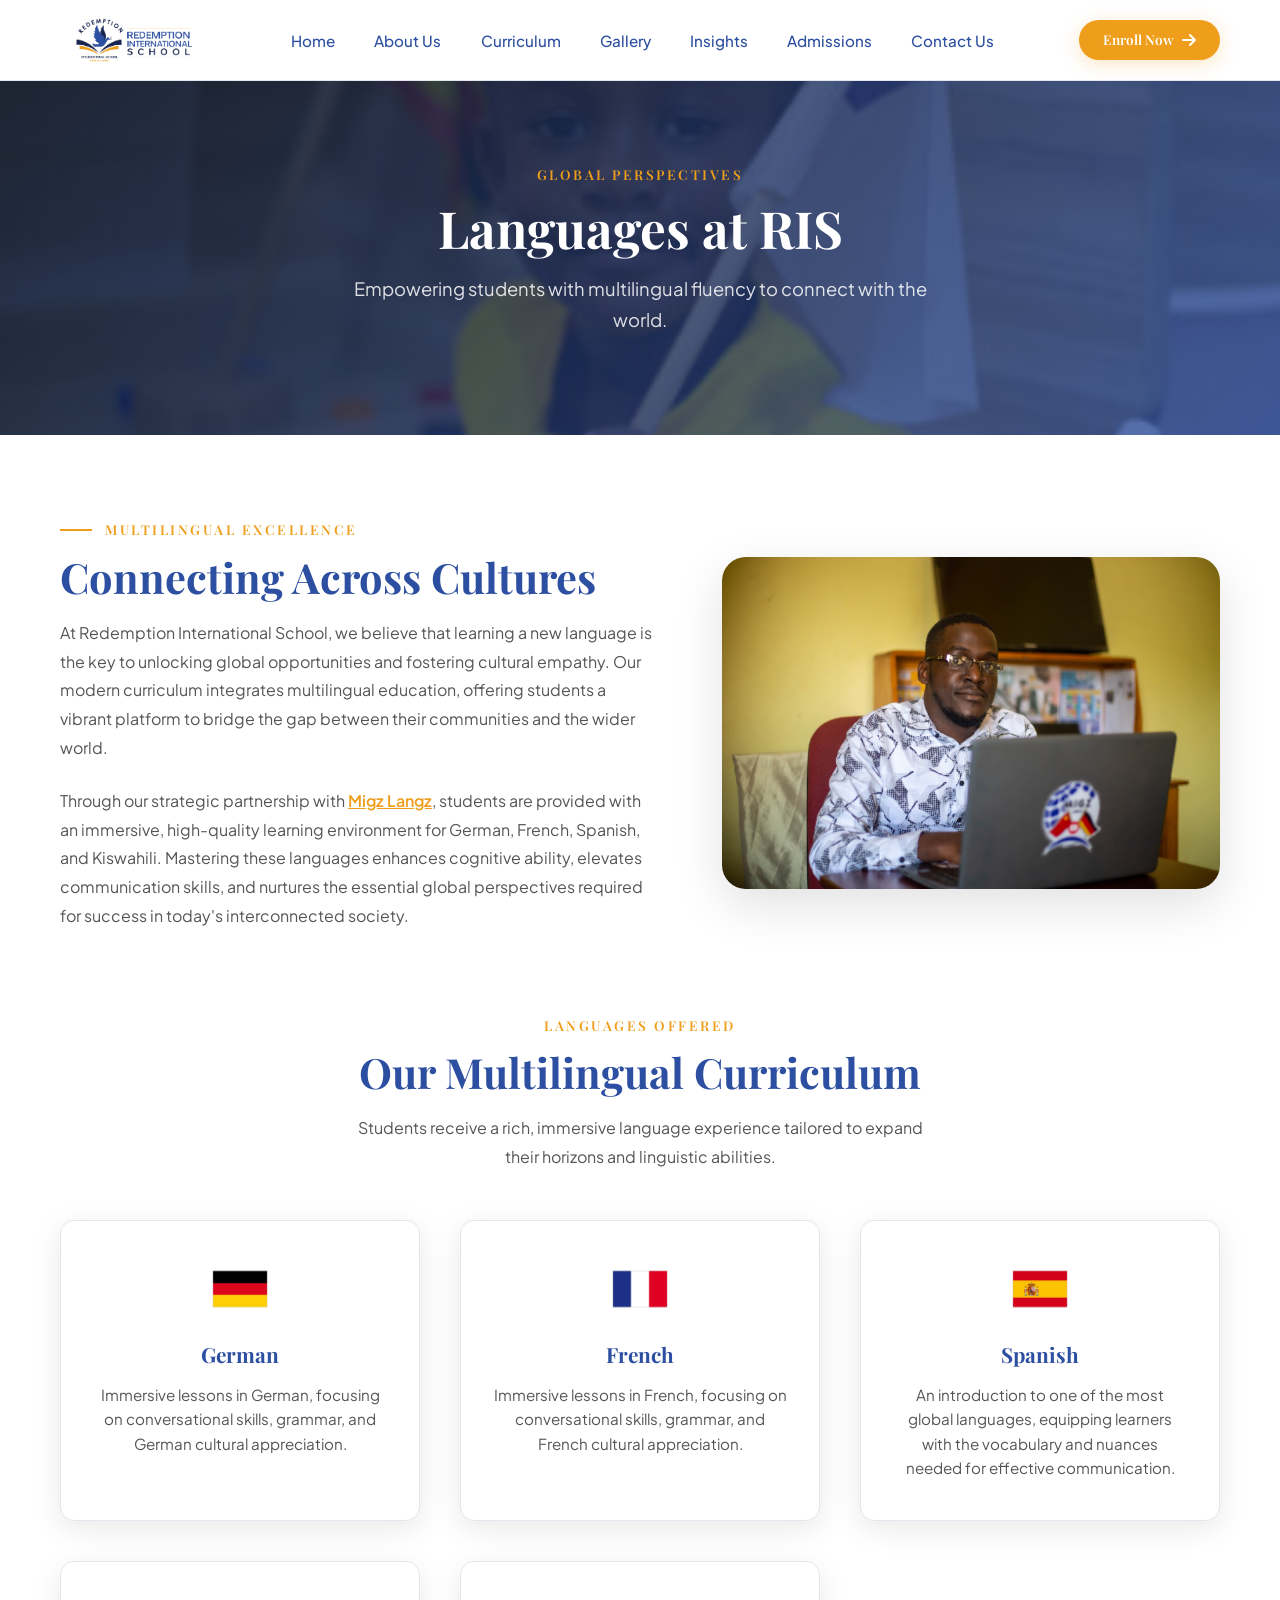
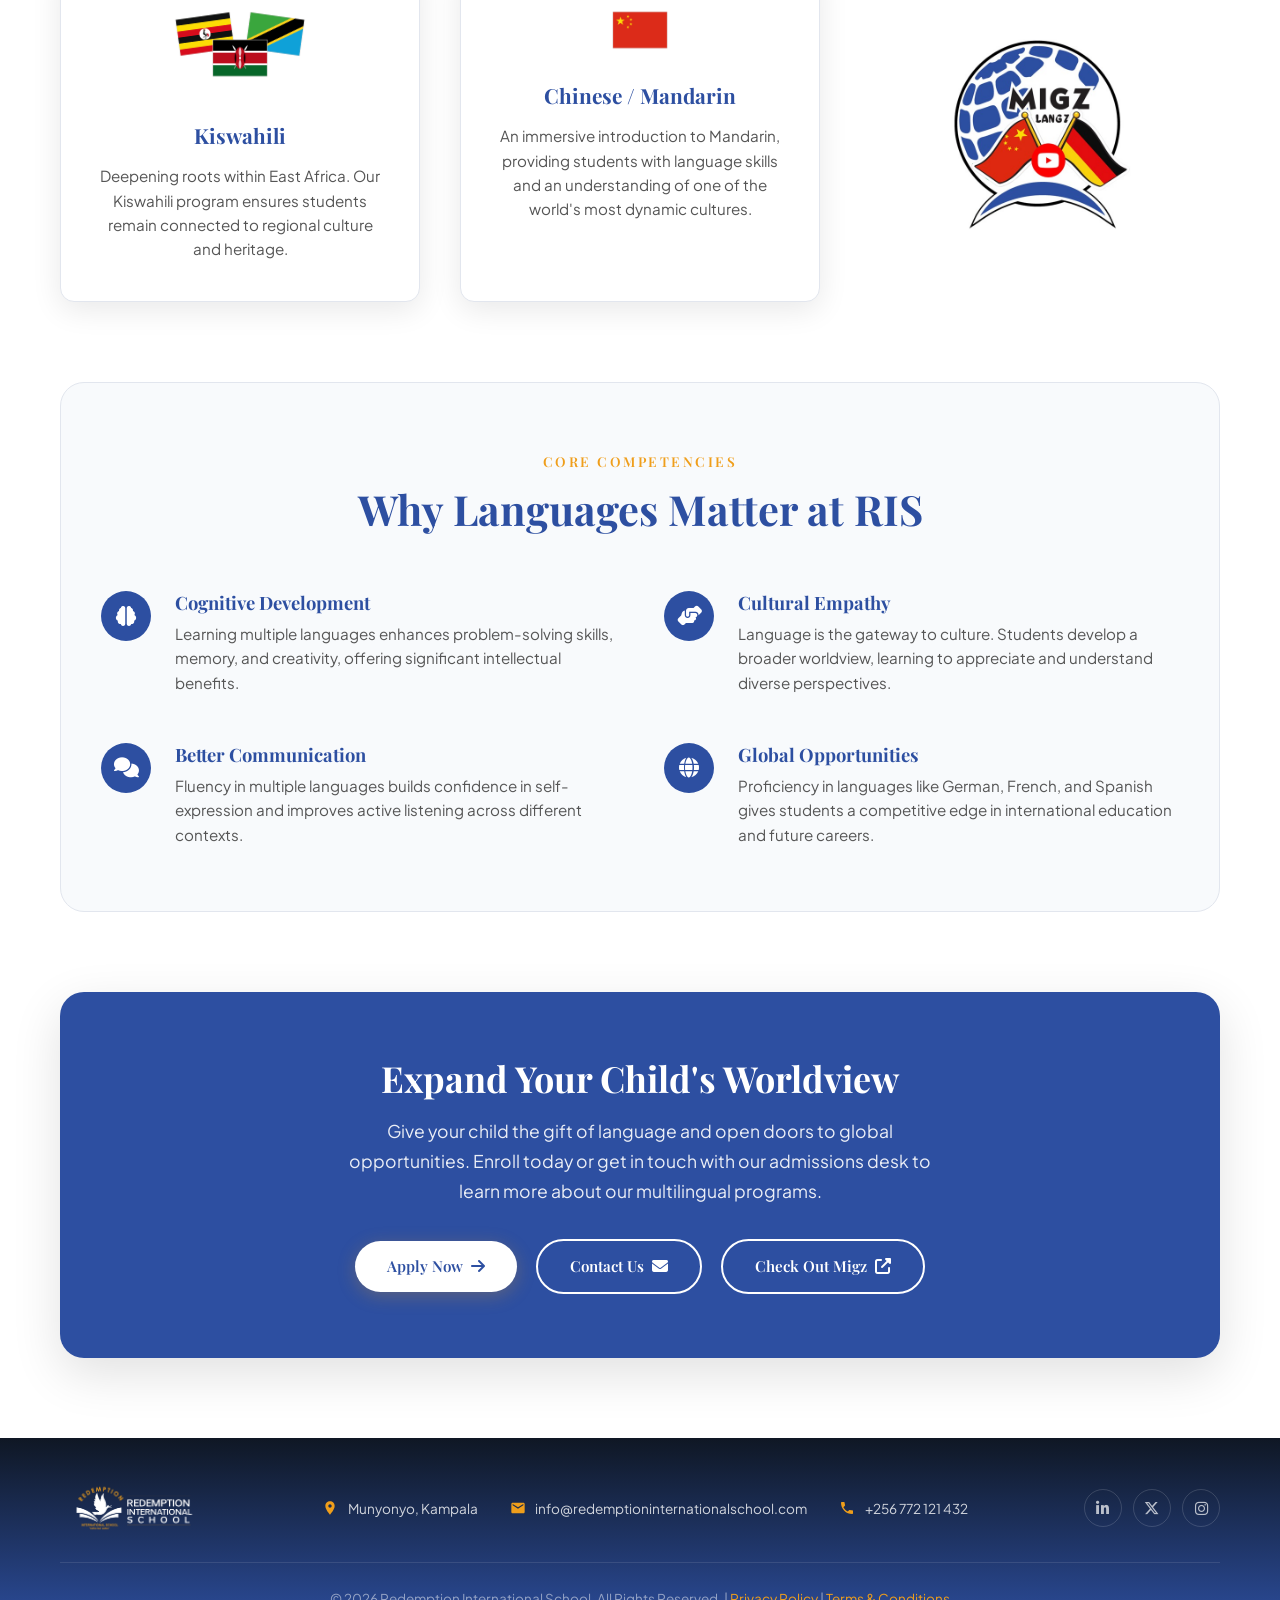
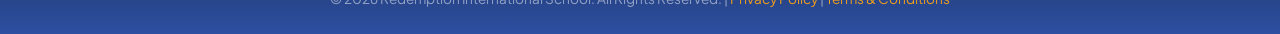
<file: languages.html>
<!DOCTYPE html>
<html lang="en">

<head>
  <meta charset="UTF-8">
  <meta name="viewport" content="width=device-width, initial-scale=1.0">
  <title>Multilingual Education | Redemption International School</title>
  <meta name="description" content="Explore language acquisition in German, French, Spanish, and Kiswahili at Redemption International School.">
  <meta name="robots" content="index, follow">
  <link rel="canonical" href="https://redemptioninternationalschool.com/languages.html">

  <!-- Favicons and Web App Manifest -->
  <link rel="icon" type="image/png" href="Assets/Images/Logos/ris-logo-2.png">
  <link rel="apple-touch-icon" href="Assets/Images/Logos/ris-logo-2.png">
  <link rel="manifest" href="site.webmanifest">
  <meta name="theme-color" content="#2d4fa1">

  <!-- Open Graph / Facebook -->
  <meta property="og:type" content="website">
  <meta property="og:site_name" content="Redemption International School">
  <meta property="og:title" content="Multilingual Education | Redemption International School">
  <meta property="og:description" content="Explore language acquisition in German, French, Spanish, and Kiswahili at Redemption International School.">
  <meta property="og:url" content="https://redemptioninternationalschool.com/languages.html">
  <meta property="og:image" content="https://redemptioninternationalschool.com/Assets/Images/Logos/ris-logo.png">

  <!-- Twitter -->
  <meta name="twitter:card" content="summary_large_image">
  <meta name="twitter:title" content="Multilingual Education | Redemption International School">
  <meta name="twitter:description" content="Explore language acquisition in German, French, Spanish, and Kiswahili at Redemption International School.">
  <meta name="twitter:image" content="https://redemptioninternationalschool.com/Assets/Images/Logos/ris-logo.png">

  <!-- Stylesheet -->
  <link rel="stylesheet" href="style.css">
  <!-- Font Awesome -->
  <link rel="stylesheet" href="https://cdnjs.cloudflare.com/ajax/libs/font-awesome/6.5.1/css/all.min.css"
    integrity="sha512-DTOQO9RWCH3ppGqcWaEA1BIZOC6xxalwEsw9c2QQeAIftl+Vegovlnee1c9QX4TctnWMn13TZye+giMm8e2LwA=="
    crossorigin="anonymous" referrerpolicy="no-referrer">
</head>

<body>

  <!-- ============================================
       HEADER
       ============================================ -->
  <header class="header" id="header">
    <nav class="nav-bar">
      <div class="container">
        <a href="index.html" class="logo">
          <img src="Assets/Images/Logos/ris-logo.png" alt="RIS Logo">
        </a>

        <ul class="nav-menu" id="navMenu">
          <li><a href="index.html#hero">Home</a></li>
          <li><a href="index.html#about">About Us</a></li>
          <li><a href="curriculum.html">Curriculum</a></li>
          <li><a href="gallery.html">Gallery</a></li>
          <li><a href="insights.html">Insights</a></li>
          <li><a href="admissions.html">Admissions</a></li>
          <li><a href="contact.html">Contact Us</a></li>
        </ul>

        <div class="nav-cta">
          <a href="admissions.html" class="btn btn-primary">Enroll Now <i class="fas fa-arrow-right"></i></a>
        </div>

        <div class="menu-toggle" id="menuToggle" aria-label="Toggle navigation menu" role="button" tabindex="0">
          <span></span>
          <span></span>
          <span></span>
        </div>
      </div>
    </nav>
  </header>

  <div class="mobile-overlay" id="mobileOverlay"></div>

  <!-- ============================================
       PAGE HEADER
       ============================================ -->
  <section class="page-header" style="background-image: url('Assets/Images/Flags.jpeg');">
    <div class="page-header-overlay"></div>
    <div class="container">
      <span class="subtitle centered">Global Perspectives</span>
      <h1 class="page-title">Languages at RIS</h1>
      <p class="page-desc">Empowering students with multilingual fluency to connect with the world.</p>
    </div>
  </section>

  <!-- ============================================
       LANGUAGES CONTENT SECTION
       ============================================ -->
  <section class="robotics-section section-pad" style="padding-top: 5rem; padding-bottom: 3rem;">
    <div class="container">

      <!-- Intro Grid -->
      <div class="robotics-grid">
        <div class="robotics-intro-text">
          <span class="subtitle">Multilingual Excellence</span>
          <h2 class="section-heading" style="text-align: left; margin-left: 0;">Connecting Across Cultures</h2>
          <p class="section-text" style="text-align: left; margin-left: 0; margin-bottom: 1.5rem;">
            At Redemption International School, we believe that learning a new language is the key to unlocking global
            opportunities and fostering cultural empathy. Our modern curriculum integrates multilingual education,
            offering students a vibrant platform to bridge the gap between their communities and the wider world.
          </p>
          <p class="section-text" style="text-align: left; margin-left: 0;">
            Through our strategic partnership with <a href="https://migzlangz.com" target="_blank"
              rel="noopener noreferrer" class="text-link">Migz Langz</a>, students are provided with an immersive,
            high-quality learning environment for German, French, Spanish, and Kiswahili. Mastering these languages
            enhances cognitive ability, elevates communication skills, and nurtures the essential global perspectives
            required for success in today's interconnected society.
          </p>
        </div>
        <div class="robotics-image-wrapper">
          <!-- Placeholder for teacher image -->
          <img src="Assets/Images/Migz.jpg" alt="Language Teacher at RIS" class="img-responsive">
        </div>
      </div>

      <!-- Curriculum Cards -->
      <div class="text-center" style="margin-top: 4rem;">
        <span class="subtitle centered">Languages Offered</span>
        <h2 class="section-heading">Our Multilingual Curriculum</h2>
        <p class="section-text" style="margin: 0 auto; max-width: 600px;">
          Students receive a rich, immersive language experience tailored to expand their horizons and linguistic
          abilities.
        </p>
      </div>

      <div class="curriculum-grid">
        <!-- Stage 1 -->
        <div class="curriculum-card">
          <div class="curriculum-icon">
            <img src="Assets/Images/Icons/germany.png" alt="Germany Flag">
          </div>
          <h3>German</h3>
          <p>
            Immersive lessons in German, focusing on conversational skills, grammar, and German cultural appreciation.
          </p>
        </div>

        <!-- Stage 2 -->
        <div class="curriculum-card">
          <div class="curriculum-icon">
            <img src="Assets/Images/Icons/france.png" alt="France Flag">
          </div>
          <h3>French</h3>
          <p>
            Immersive lessons in French, focusing on conversational skills, grammar, and French cultural appreciation.
          </p>
        </div>

        <!-- Stage 3 -->
        <div class="curriculum-card">
          <div class="curriculum-icon">
            <img src="Assets/Images/Icons/spain.png" alt="Spain Flag">
          </div>
          <h3>Spanish</h3>
          <p>
            An introduction to one of the most global languages, equipping learners with the vocabulary and nuances
            needed for effective communication.
          </p>
        </div>

        <!-- Stage 4 -->
        <div class="curriculum-card">
          <div class="curriculum-icon multi-flags">
            <img src="Assets/Images/Icons/uganda.png" alt="Uganda Flag">
            <img src="Assets/Images/Icons/kenya.png" alt="Kenya Flag">
            <img src="Assets/Images/Icons/Tanzania.png" alt="Tanzania Flag">
          </div>
          <h3>Kiswahili</h3>
          <p>
            Deepening roots within East Africa. Our Kiswahili program ensures students remain connected to regional
            culture and heritage.
          </p>
        </div>

        <!-- Stage 5 -->
        <div class="curriculum-card">
          <div class="curriculum-icon">
            <img src="Assets/Images/Icons/china.png" alt="China Flag">
          </div>
          <h3>Chinese / Mandarin</h3>
          <p>
            An immersive introduction to Mandarin, providing students with language skills and an understanding of one
            of the world's most dynamic cultures.
          </p>
        </div>

        <!-- Partner Logo Card -->
        <div style="display: flex; align-items: center; justify-content: center; min-height: 250px;">
          <div style="width: 100%; height: 100%; display: flex; align-items: center; justify-content: center;">
            <a href="https://migzlangz.com" target="_blank" rel="noopener noreferrer" class="partner-link"
              style="display: flex; align-items: center; justify-content: center; width: 100%; height: 100%;">
              <img src="Assets/Images/Logos/MIGZ.jpeg" alt="MIGZ Logo"
                style="max-height: 200px; max-width: 100%; object-fit: contain; border-radius: var(--radius-sm); transition: transform var(--transition);">
            </a>
          </div>
        </div>
      </div>

      <!-- Language Benefits -->
      <div class="stem-features">
        <div class="text-center" style="margin-bottom: 3.5rem;">
          <span class="subtitle centered">Core Competencies</span>
          <h2 class="section-heading">Why Languages Matter at RIS</h2>
        </div>

        <div class="stem-features-grid">
          <!-- Benefit 1 -->
          <div class="stem-feature-item">
            <div class="stem-feature-icon">
              <i class="fas fa-brain"></i>
            </div>
            <div class="stem-feature-content">
              <h4>Cognitive Development</h4>
              <p>Learning multiple languages enhances problem-solving skills, memory, and creativity, offering
                significant intellectual benefits.</p>
            </div>
          </div>

          <!-- Benefit 2 -->
          <div class="stem-feature-item">
            <div class="stem-feature-icon">
              <i class="fas fa-hands-helping"></i>
            </div>
            <div class="stem-feature-content">
              <h4>Cultural Empathy</h4>
              <p>Language is the gateway to culture. Students develop a broader worldview, learning to appreciate and
                understand diverse perspectives.</p>
            </div>
          </div>

          <!-- Benefit 3 -->
          <div class="stem-feature-item">
            <div class="stem-feature-icon">
              <i class="fas fa-comments"></i>
            </div>
            <div class="stem-feature-content">
              <h4>Better Communication</h4>
              <p>Fluency in multiple languages builds confidence in self-expression and improves active listening across
                different contexts.</p>
            </div>
          </div>

          <!-- Benefit 4 -->
          <div class="stem-feature-item">
            <div class="stem-feature-icon">
              <i class="fas fa-globe"></i>
            </div>
            <div class="stem-feature-content">
              <h4>Global Opportunities</h4>
              <p>Proficiency in languages like German, French, and Spanish gives students a competitive edge in
                international education and future careers.</p>
            </div>
          </div>
        </div>
      </div>

      <!-- Call to Action Banner -->
      <div class="cta-banner">
        <h2>Expand Your Child's Worldview</h2>
        <p>Give your child the gift of language and open doors to global opportunities. Enroll today or get in touch
          with our admissions desk
          to learn more about our multilingual programs.</p>
        <a href="admissions.html" class="btn btn-primary"
          style="background: var(--clr-white); color: var(--clr-primary);">Apply Now <i
            class="fas fa-arrow-right"></i></a>
        <a href="contact.html" class="btn btn-secondary">Contact Us <i class="fas fa-envelope"></i></a>
        <a href="https://migzlangz.com" target="_blank" rel="noopener noreferrer" class="btn btn-secondary">Check out
          Migz <i class="fas fa-external-link-alt"></i></a>
      </div>

    </div>
  </section>

  <!-- ============================================
       FOOTER
       ============================================ -->
  <footer class="footer" id="footer">
    <div class="container">
      <div class="footer-main">
        <div class="footer-logo">
          <a href="index.html" class="logo">
            <img src="Assets/Images/Logos/ris-logo-1.png" alt="RIS Logo">
          </a>
        </div>

        <div class="footer-contact-row">
          <div class="footer-contact-item">
            <svg viewBox="0 0 24 24">
              <path
                d="M12 2C8.13 2 5 5.13 5 9c0 5.25 7 13 7 13s7-7.75 7-13c0-3.87-3.13-7-7-7zm0 9.5c-1.38 0-2.5-1.12-2.5-2.5S10.62 6.5 12 6.5s2.5 1.12 2.5 2.5S13.38 11.5 12 11.5z" />
            </svg>
            <span>Munyonyo, Kampala</span>
          </div>
          <div class="footer-contact-item">
            <svg viewBox="0 0 24 24">
              <path
                d="M20 4H4c-1.1 0-2 .9-2 2v12c0 1.1.9 2 2 2h16c1.1 0 2-.9 2-2V6c0-1.1-.9-2-2-2zm0 4l-8 5-8-5V6l8 5 8-5v2z" />
            </svg>
            <a href="mailto:info@redemptioninternationalschool.com">info@redemptioninternationalschool.com</a>
          </div>
          <div class="footer-contact-item">
            <svg viewBox="0 0 24 24">
              <path
                d="M6.62 10.79c1.44 2.83 3.76 5.14 6.59 6.59l2.2-2.2c.27-.27.67-.36 1.02-.24 1.12.37 2.33.57 3.57.57.55 0 1 .45 1 1V20c0 .55-.45 1-1 1-9.39 0-17-7.61-17-17 0-.55.45-1 1-1h3.5c.55 0 1 .45 1 1 0 1.25.2 2.45.57 3.57.11.35.03.74-.25 1.02l-2.2 2.2z" />
            </svg>
            <a href="tel:+256772121432">+256 772 121 432</a>
          </div>
        </div>

        <div class="footer-socials">
          <a href="https://www.linkedin.com/company/redemption-international-school/" target="_blank"
            rel="noopener noreferrer" aria-label="LinkedIn"><i class="fab fa-linkedin-in"></i></a>
          <a href="https://x.com/RIS_Munyonyo" target="_blank" rel="noopener noreferrer" aria-label="Twitter / X"><i
              class="fab fa-x-twitter"></i></a>
          <a href="https://www.instagram.com/redemption_international_sch" target="_blank" rel="noopener noreferrer"
            aria-label="Instagram"><i class="fab fa-instagram"></i></a>
        </div>
      </div>

      <hr class="footer-divider">

      <div class="footer-bottom">
        <p>&copy; 2026 Redemption International School. All Rights Reserved. | <a href="privacy-policy.html">Privacy Policy</a> | <a href="terms-and-conditions.html">Terms &amp; Conditions</a></p>
      </div>
    </div>
  </footer>

  <!-- Scroll to Top -->
  <button class="scroll-top" id="scrollTop" aria-label="Scroll to top">
    <svg viewBox="0 0 24 24">
      <path d="M7.41 15.41L12 10.83l4.59 4.58L18 14l-6-6-6 6z" />
    </svg>
  </button>

  <script src="script.js"></script>

  <!-- WhatsApp Floating Button -->
  <div class="whatsapp-float" id="whatsappFloat">
    <div class="whatsapp-options" id="whatsappOptions">
      <a href="https://wa.me/256772121432" target="_blank" class="whatsapp-option">
        <i class="fab fa-whatsapp"></i> +256 772 121 432
      </a>
      <a href="https://wa.me/254794888133" target="_blank" class="whatsapp-option">
        <i class="fab fa-whatsapp"></i> +254 794 888 133
      </a>
    </div>
    <button class="whatsapp-btn" id="whatsappBtn" aria-label="Contact on WhatsApp">
      <i class="fab fa-whatsapp"></i>
    </button>
  </div>
</body>

</html>
</file>
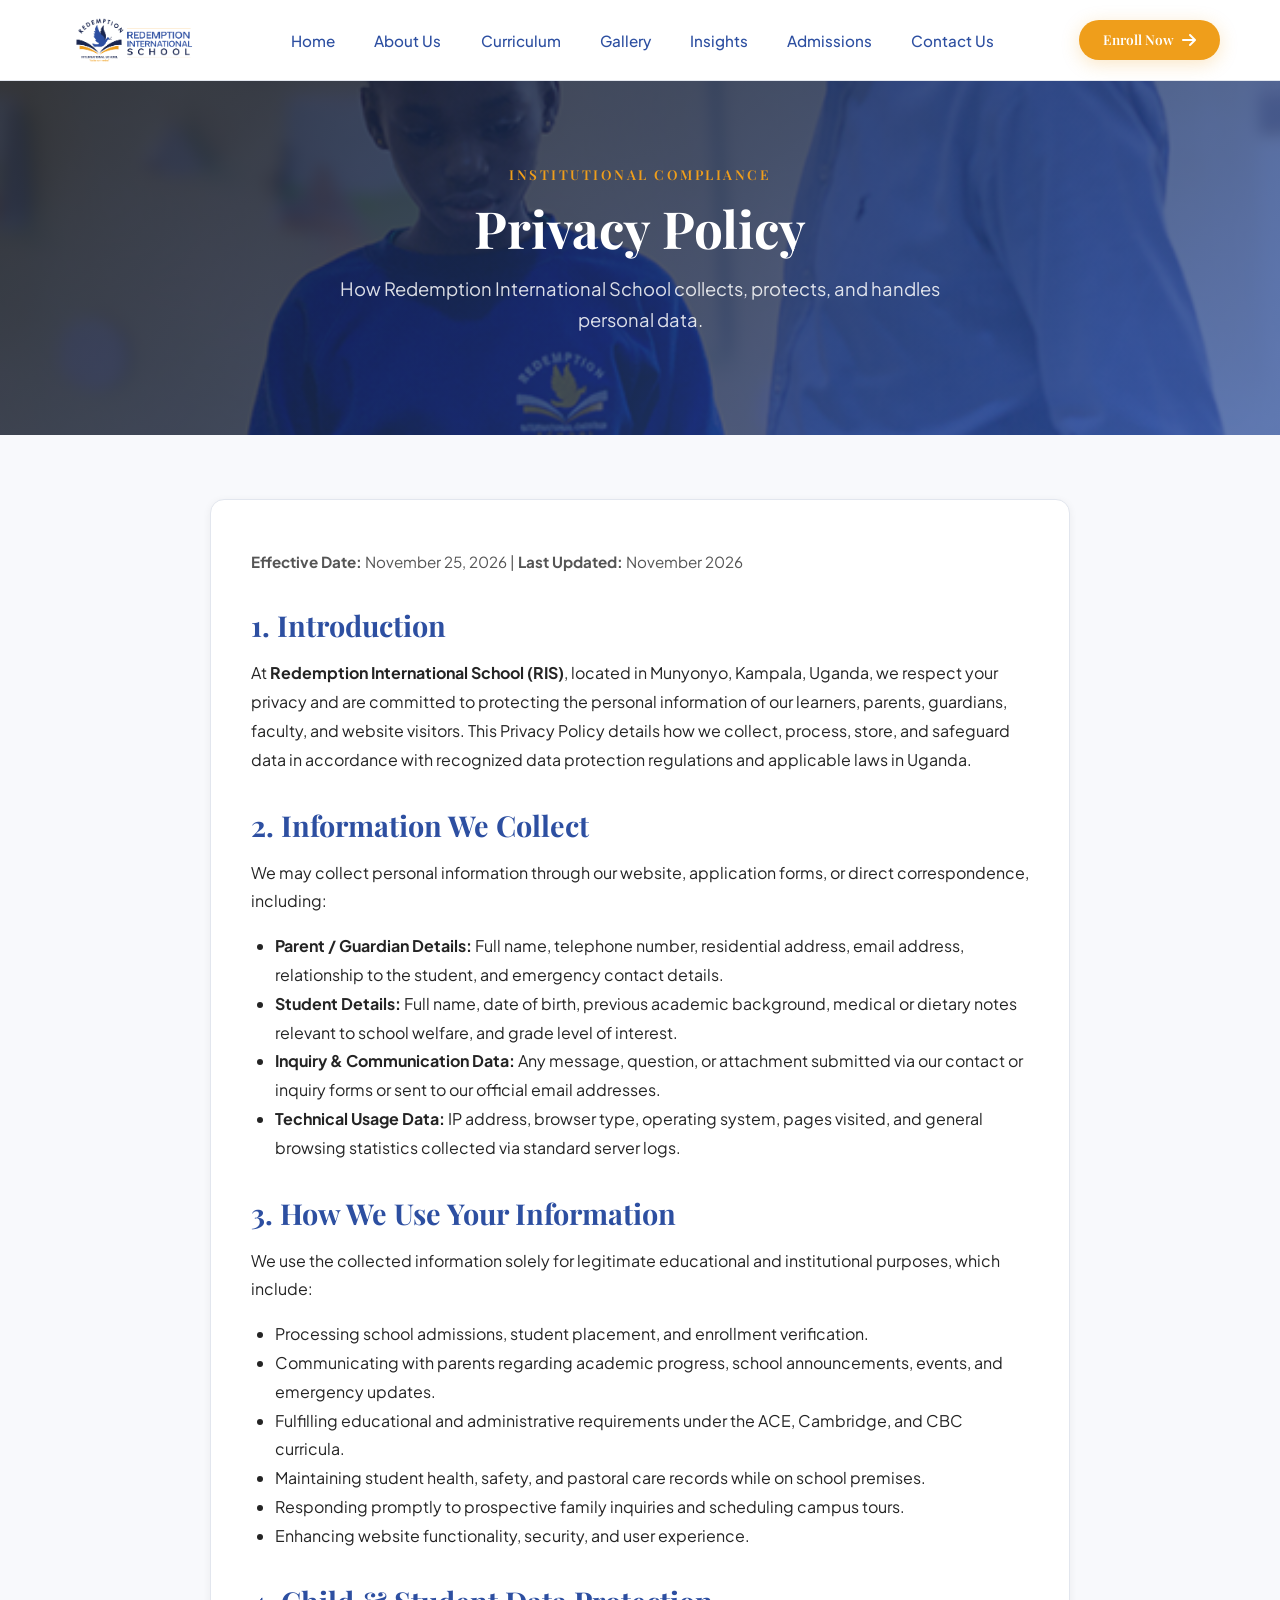
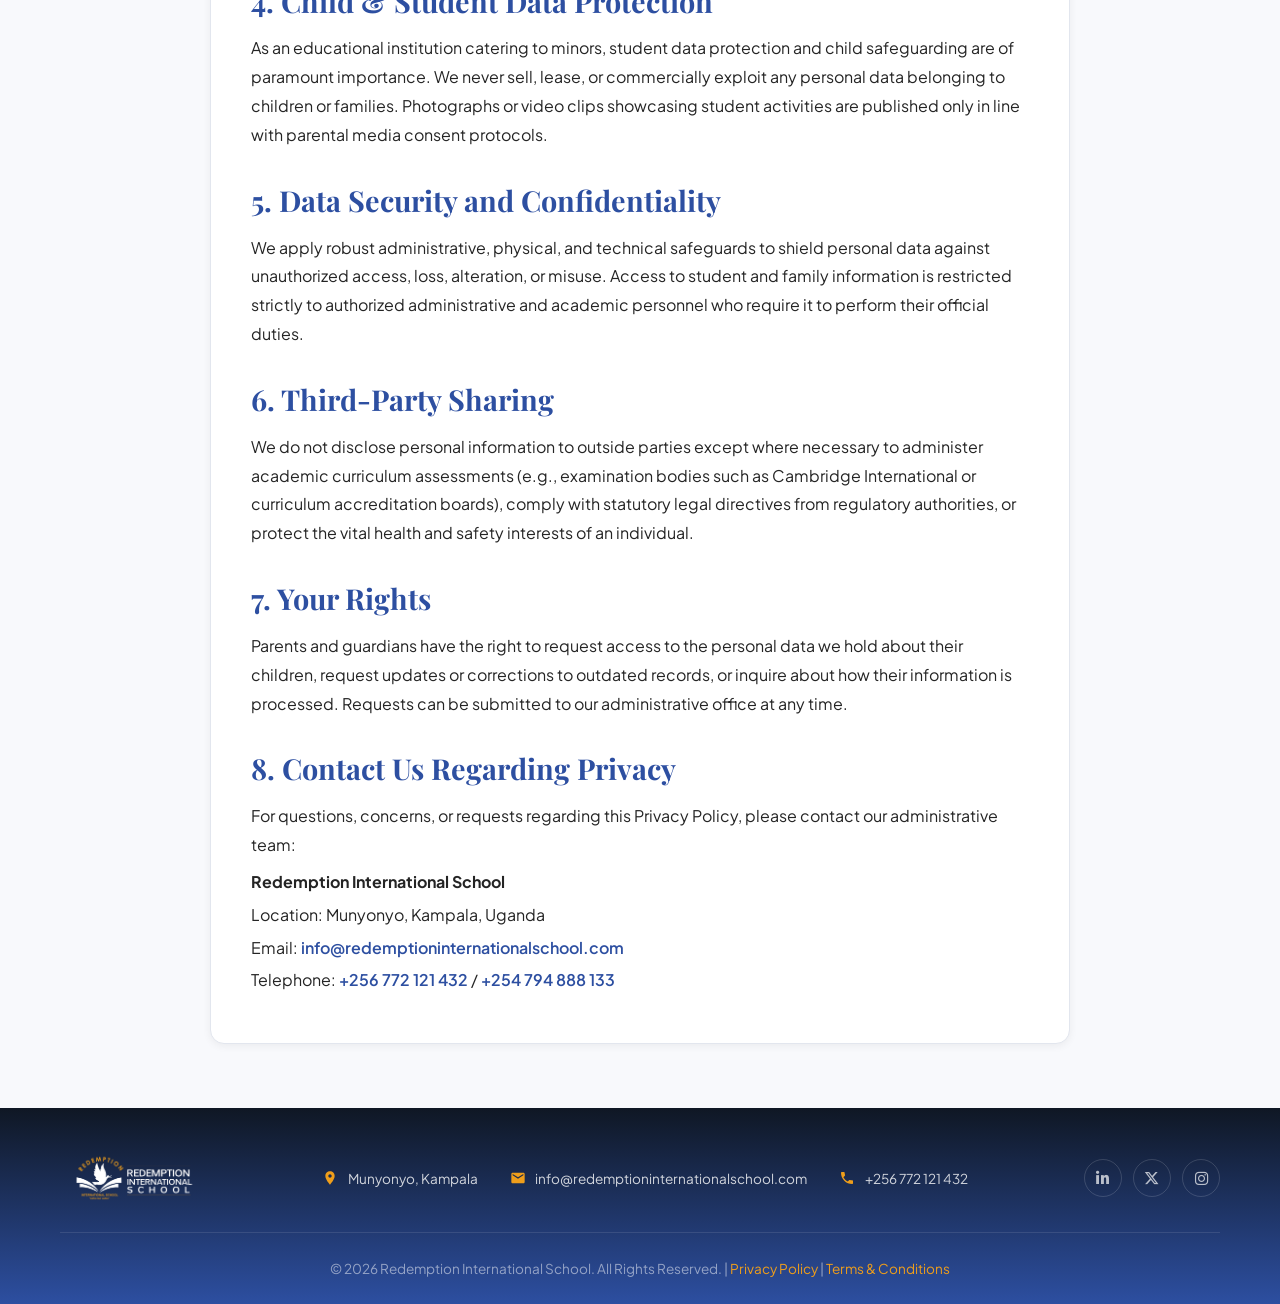
<file: privacy-policy.html>
<!DOCTYPE html>
<html lang="en">

<head>
  <meta charset="UTF-8">
  <meta name="viewport" content="width=device-width, initial-scale=1.0">
  <title>Privacy Policy | Redemption International School</title>
  <meta name="description" content="Read the Privacy Policy of Redemption International School to understand how we collect, use, and protect your personal and student data.">
  <meta name="robots" content="index, follow">
  <link rel="canonical" href="https://redemptioninternationalschool.com/privacy-policy.html">

  <!-- Favicons and Web App Manifest -->
  <link rel="icon" type="image/png" href="Assets/Images/Logos/ris-logo-2.png">
  <link rel="apple-touch-icon" href="Assets/Images/Logos/ris-logo-2.png">
  <link rel="manifest" href="site.webmanifest">
  <meta name="theme-color" content="#2d4fa1">

  <!-- Open Graph / Facebook -->
  <meta property="og:type" content="website">
  <meta property="og:site_name" content="Redemption International School">
  <meta property="og:title" content="Privacy Policy | Redemption International School">
  <meta property="og:description" content="Read the Privacy Policy of Redemption International School to understand how we collect, use, and protect your personal and student data.">
  <meta property="og:url" content="https://redemptioninternationalschool.com/privacy-policy.html">
  <meta property="og:image" content="https://redemptioninternationalschool.com/Assets/Images/Logos/ris-logo.png">

  <!-- Twitter -->
  <meta name="twitter:card" content="summary_large_image">
  <meta name="twitter:title" content="Privacy Policy | Redemption International School">
  <meta name="twitter:description" content="Read the Privacy Policy of Redemption International School to understand how we collect, use, and protect your personal and student data.">
  <meta name="twitter:image" content="https://redemptioninternationalschool.com/Assets/Images/Logos/ris-logo.png">

  <!-- Stylesheet -->
  <link rel="stylesheet" href="style.css">
  <!-- Font Awesome -->
  <link rel="stylesheet" href="https://cdnjs.cloudflare.com/ajax/libs/font-awesome/6.5.1/css/all.min.css"
    integrity="sha512-DTOQO9RWCH3ppGqcWaEA1BIZOC6xxalwEsw9c2QQeAIftl+Vegovlnee1c9QX4TctnWMn13TZye+giMm8e2LwA=="
    crossorigin="anonymous" referrerpolicy="no-referrer">
</head>

<body>

  <!-- ============================================
       HEADER
       ============================================ -->
  <header class="header" id="header">
    <nav class="nav-bar">
      <div class="container">
        <a href="index.html" class="logo">
          <img src="Assets/Images/Logos/ris-logo.png" alt="RIS Logo">
        </a>

        <ul class="nav-menu" id="navMenu">
          <li><a href="index.html#hero">Home</a></li>
          <li><a href="index.html#about">About Us</a></li>
          <li><a href="curriculum.html">Curriculum</a></li>
          <li><a href="gallery.html">Gallery</a></li>
          <li><a href="insights.html">Insights</a></li>
          <li><a href="admissions.html">Admissions</a></li>
          <li><a href="contact.html">Contact Us</a></li>
        </ul>

        <div class="nav-cta">
          <a href="admissions.html" class="btn btn-primary">Enroll Now <i class="fas fa-arrow-right"></i></a>
        </div>

        <div class="menu-toggle" id="menuToggle" aria-label="Toggle navigation menu" role="button" tabindex="0">
          <span></span>
          <span></span>
          <span></span>
        </div>
      </div>
    </nav>
  </header>

  <div class="mobile-overlay" id="mobileOverlay"></div>

  <!-- ============================================
       PAGE HEADER
       ============================================ -->
  <section class="page-header" style="background-image: url('Assets/Images/Teach.jpeg');">
    <div class="page-header-overlay"></div>
    <div class="container">
      <span class="subtitle centered">Institutional Compliance</span>
      <h1 class="page-title">Privacy Policy</h1>
      <p class="page-desc">How Redemption International School collects, protects, and handles personal data.</p>
    </div>
  </section>

  <!-- ============================================
       POLICY CONTENT
       ============================================ -->
  <section class="section-pad" style="background: var(--clr-light); padding: 4rem 0;">
    <div class="container" style="max-width: 900px; margin: 0 auto;">
      <div style="background: var(--clr-white); padding: 3rem 2.5rem; border-radius: var(--radius-md); box-shadow: var(--shadow-sm); border: 1px solid var(--clr-border); line-height: 1.8; color: var(--clr-charcoal);">
        
        <p style="font-size: 0.95rem; color: var(--clr-body); margin-bottom: 2rem;">
          <strong>Effective Date:</strong> November 25, 2026 | <strong>Last Updated:</strong> November 2026
        </p>

        <h2 style="font-family: var(--ff-heading); color: var(--clr-primary); font-size: 1.8rem; margin-top: 1.5rem; margin-bottom: 1rem;">1. Introduction</h2>
        <p style="margin-bottom: 1.5rem;">
          At <strong>Redemption International School (RIS)</strong>, located in Munyonyo, Kampala, Uganda, we respect your privacy and are committed to protecting the personal information of our learners, parents, guardians, faculty, and website visitors. This Privacy Policy details how we collect, process, store, and safeguard data in accordance with recognized data protection regulations and applicable laws in Uganda.
        </p>

        <h2 style="font-family: var(--ff-heading); color: var(--clr-primary); font-size: 1.8rem; margin-top: 2rem; margin-bottom: 1rem;">2. Information We Collect</h2>
        <p style="margin-bottom: 1rem;">We may collect personal information through our website, application forms, or direct correspondence, including:</p>
        <ul style="padding-left: 1.5rem; margin-bottom: 1.5rem; list-style-type: disc;">
          <li><strong>Parent / Guardian Details:</strong> Full name, telephone number, residential address, email address, relationship to the student, and emergency contact details.</li>
          <li><strong>Student Details:</strong> Full name, date of birth, previous academic background, medical or dietary notes relevant to school welfare, and grade level of interest.</li>
          <li><strong>Inquiry &amp; Communication Data:</strong> Any message, question, or attachment submitted via our contact or inquiry forms or sent to our official email addresses.</li>
          <li><strong>Technical Usage Data:</strong> IP address, browser type, operating system, pages visited, and general browsing statistics collected via standard server logs.</li>
        </ul>

        <h2 style="font-family: var(--ff-heading); color: var(--clr-primary); font-size: 1.8rem; margin-top: 2rem; margin-bottom: 1rem;">3. How We Use Your Information</h2>
        <p style="margin-bottom: 1rem;">We use the collected information solely for legitimate educational and institutional purposes, which include:</p>
        <ul style="padding-left: 1.5rem; margin-bottom: 1.5rem; list-style-type: disc;">
          <li>Processing school admissions, student placement, and enrollment verification.</li>
          <li>Communicating with parents regarding academic progress, school announcements, events, and emergency updates.</li>
          <li>Fulfilling educational and administrative requirements under the ACE, Cambridge, and CBC curricula.</li>
          <li>Maintaining student health, safety, and pastoral care records while on school premises.</li>
          <li>Responding promptly to prospective family inquiries and scheduling campus tours.</li>
          <li>Enhancing website functionality, security, and user experience.</li>
        </ul>

        <h2 style="font-family: var(--ff-heading); color: var(--clr-primary); font-size: 1.8rem; margin-top: 2rem; margin-bottom: 1rem;">4. Child &amp; Student Data Protection</h2>
        <p style="margin-bottom: 1.5rem;">
          As an educational institution catering to minors, student data protection and child safeguarding are of paramount importance. We never sell, lease, or commercially exploit any personal data belonging to children or families. Photographs or video clips showcasing student activities are published only in line with parental media consent protocols.
        </p>

        <h2 style="font-family: var(--ff-heading); color: var(--clr-primary); font-size: 1.8rem; margin-top: 2rem; margin-bottom: 1rem;">5. Data Security and Confidentiality</h2>
        <p style="margin-bottom: 1.5rem;">
          We apply robust administrative, physical, and technical safeguards to shield personal data against unauthorized access, loss, alteration, or misuse. Access to student and family information is restricted strictly to authorized administrative and academic personnel who require it to perform their official duties.
        </p>

        <h2 style="font-family: var(--ff-heading); color: var(--clr-primary); font-size: 1.8rem; margin-top: 2rem; margin-bottom: 1rem;">6. Third-Party Sharing</h2>
        <p style="margin-bottom: 1.5rem;">
          We do not disclose personal information to outside parties except where necessary to administer academic curriculum assessments (e.g., examination bodies such as Cambridge International or curriculum accreditation boards), comply with statutory legal directives from regulatory authorities, or protect the vital health and safety interests of an individual.
        </p>

        <h2 style="font-family: var(--ff-heading); color: var(--clr-primary); font-size: 1.8rem; margin-top: 2rem; margin-bottom: 1rem;">7. Your Rights</h2>
        <p style="margin-bottom: 1.5rem;">
          Parents and guardians have the right to request access to the personal data we hold about their children, request updates or corrections to outdated records, or inquire about how their information is processed. Requests can be submitted to our administrative office at any time.
        </p>

        <h2 style="font-family: var(--ff-heading); color: var(--clr-primary); font-size: 1.8rem; margin-top: 2rem; margin-bottom: 1rem;">8. Contact Us Regarding Privacy</h2>
        <p style="margin-bottom: 0.5rem;">For questions, concerns, or requests regarding this Privacy Policy, please contact our administrative team:</p>
        <p style="margin-bottom: 0.25rem;"><strong>Redemption International School</strong></p>
        <p style="margin-bottom: 0.25rem;">Location: Munyonyo, Kampala, Uganda</p>
        <p style="margin-bottom: 0.25rem;">Email: <a href="mailto:info@redemptioninternationalschool.com" style="color: var(--clr-primary); font-weight: 600;">info@redemptioninternationalschool.com</a></p>
        <p>Telephone: <a href="tel:+256772121432" style="color: var(--clr-primary); font-weight: 600;">+256 772 121 432</a> / <a href="tel:+254794888133" style="color: var(--clr-primary); font-weight: 600;">+254 794 888 133</a></p>

      </div>
    </div>
  </section>

  <!-- ============================================
       FOOTER
       ============================================ -->
  <footer class="footer" id="footer">
    <div class="container">
      <div class="footer-main">
        <div class="footer-logo">
          <a href="index.html" class="logo">
            <img src="Assets/Images/Logos/ris-logo-1.png" alt="RIS Logo">
          </a>
        </div>

        <div class="footer-contact-row">
          <div class="footer-contact-item">
            <svg viewBox="0 0 24 24">
              <path
                d="M12 2C8.13 2 5 5.13 5 9c0 5.25 7 13 7 13s7-7.75 7-13c0-3.87-3.13-7-7-7zm0 9.5c-1.38 0-2.5-1.12-2.5-2.5S10.62 6.5 12 6.5s2.5 1.12 2.5 2.5S13.38 11.5 12 11.5z" />
            </svg>
            <span>Munyonyo, Kampala</span>
          </div>
          <div class="footer-contact-item">
            <svg viewBox="0 0 24 24">
              <path
                d="M20 4H4c-1.1 0-2 .9-2 2v12c0 1.1.9 2 2 2h16c1.1 0 2-.9 2-2V6c0-1.1-.9-2-2-2zm0 4l-8 5-8-5V6l8 5 8-5v2z" />
            </svg>
            <a href="mailto:info@redemptioninternationalschool.com">info@redemptioninternationalschool.com</a>
          </div>
          <div class="footer-contact-item">
            <svg viewBox="0 0 24 24">
              <path
                d="M6.62 10.79c1.44 2.83 3.76 5.14 6.59 6.59l2.2-2.2c.27-.27.67-.36 1.02-.24 1.12.37 2.33.57 3.57.57.55 0 1 .45 1 1V20c0 .55-.45 1-1 1-9.39 0-17-7.61-17-17 0-.55.45-1 1-1h3.5c.55 0 1 .45 1 1 0 1.25.2 2.45.57 3.57.11.35.03.74-.25 1.02l-2.2 2.2z" />
            </svg>
            <a href="tel:+256772121432">+256 772 121 432</a>
          </div>
        </div>

        <div class="footer-socials">
          <a href="https://www.linkedin.com/company/redemption-international-school/" target="_blank"
            rel="noopener noreferrer" aria-label="LinkedIn"><i class="fab fa-linkedin-in"></i></a>
          <a href="https://x.com/RIS_Munyonyo" target="_blank" rel="noopener noreferrer" aria-label="Twitter / X"><i
              class="fab fa-x-twitter"></i></a>
          <a href="https://www.instagram.com/redemption_international_sch" target="_blank" rel="noopener noreferrer"
            aria-label="Instagram"><i class="fab fa-instagram"></i></a>
        </div>
      </div>

      <hr class="footer-divider">

      <div class="footer-bottom">
        <p>&copy; 2026 Redemption International School. All Rights Reserved. | <a href="privacy-policy.html">Privacy Policy</a> | <a href="terms-and-conditions.html">Terms &amp; Conditions</a></p>
      </div>
    </div>
  </footer>

  <!-- Scroll to Top -->
  <button class="scroll-top" id="scrollTop" aria-label="Scroll to top">
    <svg viewBox="0 0 24 24">
      <path d="M7.41 15.41L12 10.83l4.59 4.58L18 14l-6-6-6 6z" />
    </svg>
  </button>

  <script src="script.js"></script>

  <!-- WhatsApp Floating Button -->
  <div class="whatsapp-float" id="whatsappFloat">
    <div class="whatsapp-options" id="whatsappOptions">
      <a href="https://wa.me/256772121432" target="_blank" class="whatsapp-option">
        <i class="fab fa-whatsapp"></i> +256 772 121 432
      </a>
      <a href="https://wa.me/254794888133" target="_blank" class="whatsapp-option">
        <i class="fab fa-whatsapp"></i> +254 794 888 133
      </a>
    </div>
    <button class="whatsapp-btn" id="whatsappBtn" aria-label="Contact on WhatsApp">
      <i class="fab fa-whatsapp"></i>
    </button>
  </div>
</body>

</html>
</file>
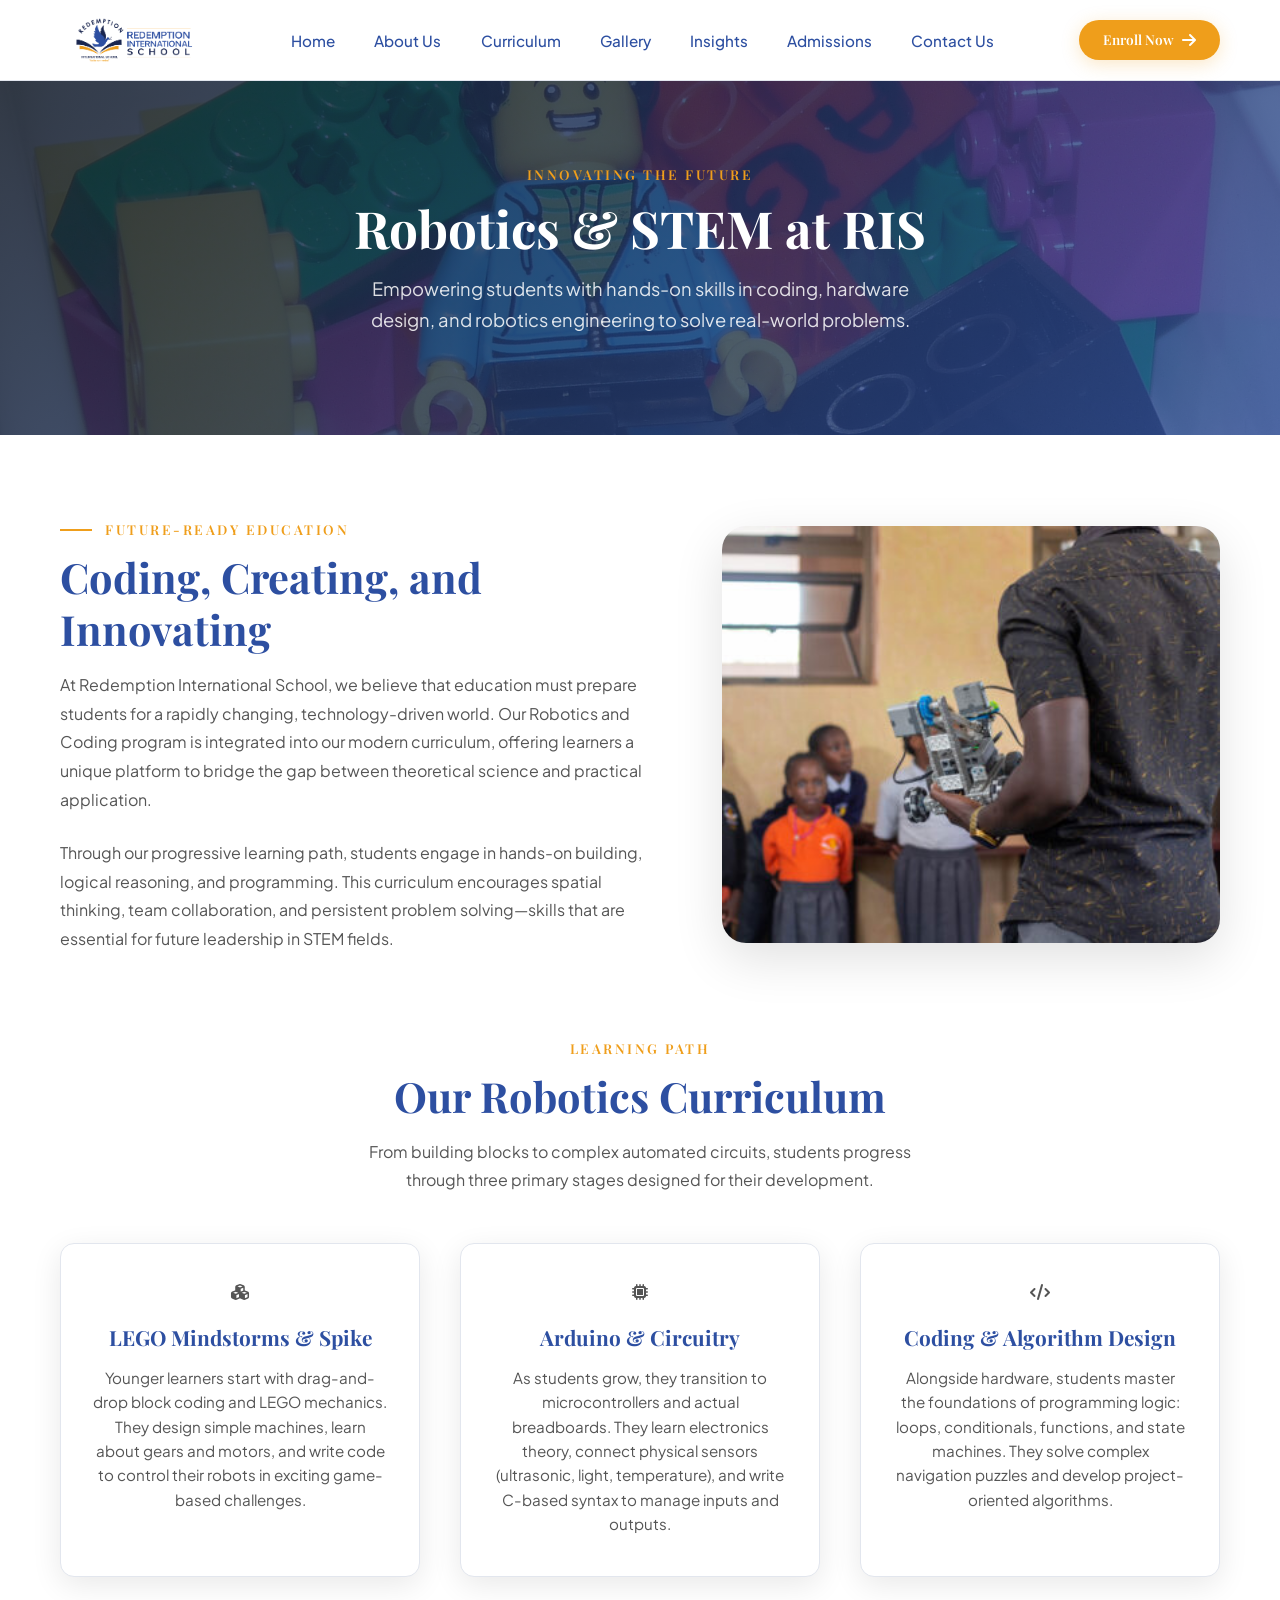
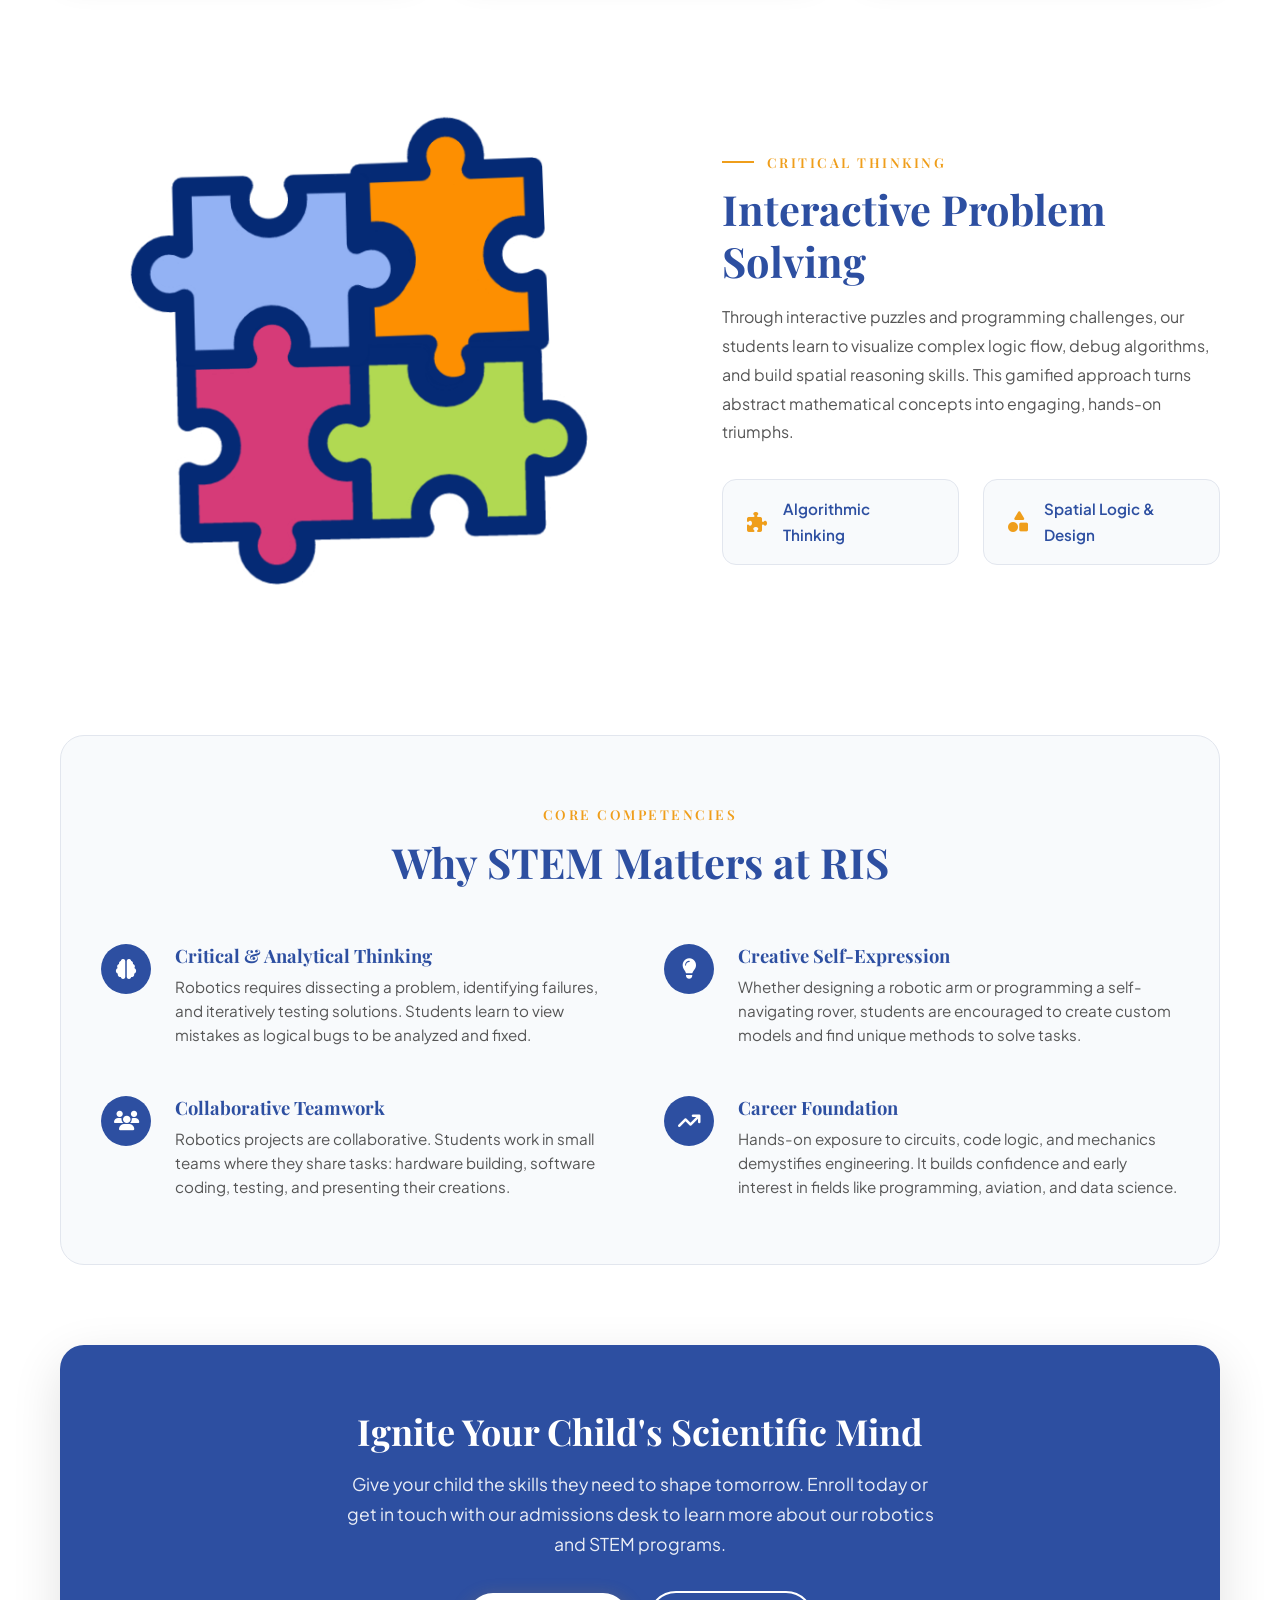
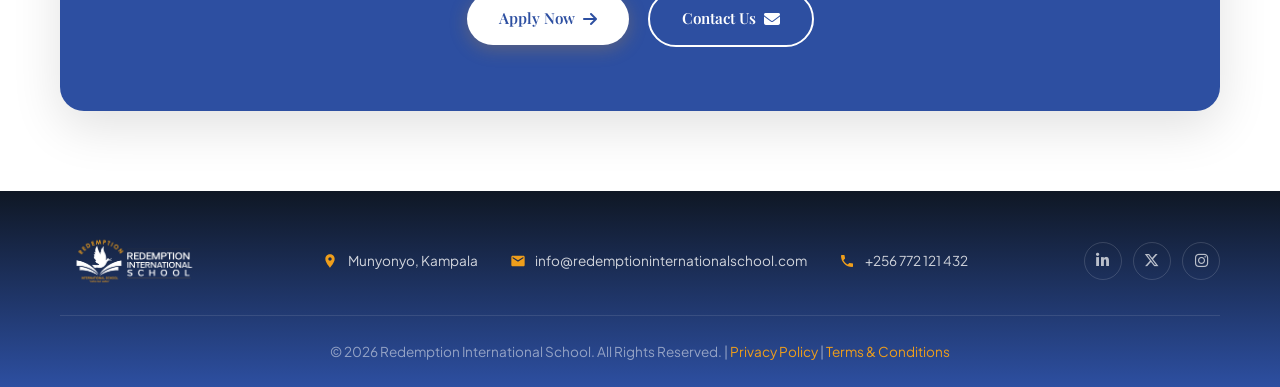
<file: robotics.html>
<!DOCTYPE html>
<html lang="en">

<head>
  <meta charset="UTF-8">
  <meta name="viewport" content="width=device-width, initial-scale=1.0">
  <title>Robotics & STEM | Redemption International School</title>
  <meta name="description" content="Explore hands-on Robotics, coding, and STEM education at Redemption International School, preparing future innovators.">
  <meta name="robots" content="index, follow">
  <link rel="canonical" href="https://redemptioninternationalschool.com/robotics.html">

  <!-- Favicons and Web App Manifest -->
  <link rel="icon" type="image/png" href="Assets/Images/Logos/ris-logo-2.png">
  <link rel="apple-touch-icon" href="Assets/Images/Logos/ris-logo-2.png">
  <link rel="manifest" href="site.webmanifest">
  <meta name="theme-color" content="#2d4fa1">

  <!-- Open Graph / Facebook -->
  <meta property="og:type" content="website">
  <meta property="og:site_name" content="Redemption International School">
  <meta property="og:title" content="Robotics & STEM | Redemption International School">
  <meta property="og:description" content="Explore hands-on Robotics, coding, and STEM education at Redemption International School, preparing future innovators.">
  <meta property="og:url" content="https://redemptioninternationalschool.com/robotics.html">
  <meta property="og:image" content="https://redemptioninternationalschool.com/Assets/Images/Logos/ris-logo.png">

  <!-- Twitter -->
  <meta name="twitter:card" content="summary_large_image">
  <meta name="twitter:title" content="Robotics & STEM | Redemption International School">
  <meta name="twitter:description" content="Explore hands-on Robotics, coding, and STEM education at Redemption International School, preparing future innovators.">
  <meta name="twitter:image" content="https://redemptioninternationalschool.com/Assets/Images/Logos/ris-logo.png">

  <!-- Stylesheet -->
  <link rel="stylesheet" href="style.css">
  <!-- Font Awesome -->
  <link rel="stylesheet" href="https://cdnjs.cloudflare.com/ajax/libs/font-awesome/6.5.1/css/all.min.css"
    integrity="sha512-DTOQO9RWCH3ppGqcWaEA1BIZOC6xxalwEsw9c2QQeAIftl+Vegovlnee1c9QX4TctnWMn13TZye+giMm8e2LwA=="
    crossorigin="anonymous" referrerpolicy="no-referrer">
</head>

<body>

  <!-- ============================================
       HEADER
       ============================================ -->
  <header class="header" id="header">
    <nav class="nav-bar">
      <div class="container">
        <a href="index.html" class="logo">
          <img src="Assets/Images/Logos/ris-logo.png" alt="RIS Logo">
        </a>

        <ul class="nav-menu" id="navMenu">
          <li><a href="index.html#hero">Home</a></li>
          <li><a href="index.html#about">About Us</a></li>
          <li><a href="curriculum.html">Curriculum</a></li>
          <li><a href="gallery.html">Gallery</a></li>
          <li><a href="insights.html">Insights</a></li>
          <li><a href="admissions.html">Admissions</a></li>
          <li><a href="contact.html">Contact Us</a></li>
        </ul>

        <div class="nav-cta">
          <a href="admissions.html" class="btn btn-primary">Enroll Now <i class="fas fa-arrow-right"></i></a>
        </div>

        <div class="menu-toggle" id="menuToggle" aria-label="Toggle navigation menu" role="button" tabindex="0">
          <span></span>
          <span></span>
          <span></span>
        </div>
      </div>
    </nav>
  </header>

  <div class="mobile-overlay" id="mobileOverlay"></div>

  <!-- ============================================
       PAGE HEADER
       ============================================ -->
  <section class="page-header" style="background-image: url('Assets/Images/lego.JPG');">
    <div class="page-header-overlay"></div>
    <div class="container">
      <span class="subtitle centered">Innovating the Future</span>
      <h1 class="page-title">Robotics & STEM at RIS</h1>
      <p class="page-desc">Empowering students with hands-on skills in coding, hardware design, and robotics engineering
        to solve real-world problems.</p>
    </div>
  </section>

  <!-- ============================================
       ROBOTICS CONTENT SECTION
       ============================================ -->
  <section class="robotics-section section-pad" style="padding-top: 5rem; padding-bottom: 3rem;">
    <div class="container">

      <!-- Intro Grid -->
      <div class="robotics-grid">
        <div class="robotics-intro-text">
          <span class="subtitle">Future-Ready Education</span>
          <h2 class="section-heading" style="text-align: left; margin-left: 0;">Coding, Creating, and Innovating</h2>
          <p class="section-text" style="text-align: left; margin-left: 0; margin-bottom: 1.5rem;">
            At Redemption International School, we believe that education must prepare students for a rapidly changing,
            technology-driven world. Our Robotics and Coding program is integrated into our modern curriculum, offering
            learners a unique platform to bridge the gap between theoretical science and practical application.
          </p>
          <p class="section-text" style="text-align: left; margin-left: 0;">
            Through our progressive learning path, students engage in hands-on building, logical reasoning, and
            programming. This curriculum encourages spatial thinking, team collaboration, and persistent problem
            solving—skills that are essential for future leadership in STEM fields.
          </p>
        </div>
        <div class="robotics-image-wrapper">
          <img src="Assets/Images/robot-2.jpeg" alt="Teacher holding robot" class="img-responsive">
        </div>
      </div>

      <!-- Curriculum Cards -->
      <div class="text-center" style="margin-top: 4rem;">
        <span class="subtitle centered">Learning Path</span>
        <h2 class="section-heading">Our Robotics Curriculum</h2>
        <p class="section-text" style="margin: 0 auto; max-width: 600px;">
          From building blocks to complex automated circuits, students progress through three primary stages designed
          for their development.
        </p>
      </div>

      <div class="curriculum-grid">
        <!-- Stage 1 -->
        <div class="curriculum-card">
          <div class="curriculum-icon">
            <i class="fas fa-cubes"></i>
          </div>
          <h3>LEGO Mindstorms & Spike</h3>
          <p>
            Younger learners start with drag-and-drop block coding and LEGO mechanics. They design simple machines,
            learn about gears and motors, and write code to control their robots in exciting game-based challenges.
          </p>
        </div>

        <!-- Stage 2 -->
        <div class="curriculum-card">
          <div class="curriculum-icon">
            <i class="fas fa-microchip"></i>
          </div>
          <h3>Arduino & Circuitry</h3>
          <p>
            As students grow, they transition to microcontrollers and actual breadboards. They learn electronics theory,
            connect physical sensors (ultrasonic, light, temperature), and write C-based syntax to manage inputs and
            outputs.
          </p>
        </div>

        <!-- Stage 3 -->
        <div class="curriculum-card">
          <div class="curriculum-icon">
            <i class="fas fa-code"></i>
          </div>
          <h3>Coding & Algorithm Design</h3>
          <p>
            Alongside hardware, students master the foundations of programming logic: loops, conditionals, functions,
            and state machines. They solve complex navigation puzzles and develop project-oriented algorithms.
          </p>
        </div>
      </div>

      <!-- Puzzle Challenge Section -->
      <div class="puzzle-section reveal">
        <div class="puzzle-grid">
          <div class="puzzle-image-wrapper">
            <img src="Assets/Images/puzzle.gif" alt="Robotics Puzzle Challenge" class="puzzle-gif">
          </div>
          <div class="puzzle-content">
            <span class="subtitle">Critical Thinking</span>
            <h2 class="section-heading" style="text-align: left; margin-left: 0;">Interactive Problem Solving</h2>
            <p class="section-text" style="text-align: left; margin-left: 0; margin-bottom: 1.5rem;">
              Through interactive puzzles and programming challenges, our students learn to visualize complex logic
              flow, debug algorithms, and build spatial reasoning skills. This gamified approach turns abstract
              mathematical concepts into engaging, hands-on triumphs.
            </p>
            <div class="puzzle-features">
              <div class="puzzle-feature">
                <i class="fas fa-puzzle-piece"></i>
                <span>Algorithmic Thinking</span>
              </div>
              <div class="puzzle-feature">
                <i class="fas fa-shapes"></i>
                <span>Spatial Logic & Design</span>
              </div>
            </div>
          </div>
        </div>
      </div>

      <!-- STEM Benefits -->
      <div class="stem-features">
        <div class="text-center" style="margin-bottom: 3.5rem;">
          <span class="subtitle centered">Core Competencies</span>
          <h2 class="section-heading">Why STEM Matters at RIS</h2>
        </div>

        <div class="stem-features-grid">
          <!-- Benefit 1 -->
          <div class="stem-feature-item">
            <div class="stem-feature-icon">
              <i class="fas fa-brain"></i>
            </div>
            <div class="stem-feature-content">
              <h4>Critical & Analytical Thinking</h4>
              <p>Robotics requires dissecting a problem, identifying failures, and iteratively testing solutions.
                Students learn to view mistakes as logical bugs to be analyzed and fixed.</p>
            </div>
          </div>

          <!-- Benefit 2 -->
          <div class="stem-feature-item">
            <div class="stem-feature-icon">
              <i class="fas fa-lightbulb"></i>
            </div>
            <div class="stem-feature-content">
              <h4>Creative Self-Expression</h4>
              <p>Whether designing a robotic arm or programming a self-navigating rover, students are encouraged to
                create custom models and find unique methods to solve tasks.</p>
            </div>
          </div>

          <!-- Benefit 3 -->
          <div class="stem-feature-item">
            <div class="stem-feature-icon">
              <i class="fas fa-users"></i>
            </div>
            <div class="stem-feature-content">
              <h4>Collaborative Teamwork</h4>
              <p>Robotics projects are collaborative. Students work in small teams where they share tasks: hardware
                building, software coding, testing, and presenting their creations.</p>
            </div>
          </div>

          <!-- Benefit 4 -->
          <div class="stem-feature-item">
            <div class="stem-feature-icon">
              <i class="fas fa-arrow-trend-up"></i>
            </div>
            <div class="stem-feature-content">
              <h4>Career Foundation</h4>
              <p>Hands-on exposure to circuits, code logic, and mechanics demystifies engineering. It builds confidence
                and early interest in fields like programming, aviation, and data science.</p>
            </div>
          </div>
        </div>
      </div>

      <!-- Call to Action Banner -->
      <div class="cta-banner">
        <h2>Ignite Your Child's Scientific Mind</h2>
        <p>Give your child the skills they need to shape tomorrow. Enroll today or get in touch with our admissions desk
          to learn more about our robotics and STEM programs.</p>
        <a href="admissions.html" class="btn btn-primary"
          style="background: var(--clr-white); color: var(--clr-primary);">Apply Now <i
            class="fas fa-arrow-right"></i></a>
        <a href="contact.html" class="btn btn-secondary">Contact Us <i class="fas fa-envelope"></i></a>
      </div>

    </div>
  </section>

  <!-- ============================================
       FOOTER
       ============================================ -->
  <footer class="footer" id="footer">
    <div class="container">
      <div class="footer-main">
        <div class="footer-logo">
          <a href="index.html" class="logo">
            <img src="Assets/Images/Logos/ris-logo-1.png" alt="RIS Logo">
          </a>
        </div>

        <div class="footer-contact-row">
          <div class="footer-contact-item">
            <svg viewBox="0 0 24 24">
              <path
                d="M12 2C8.13 2 5 5.13 5 9c0 5.25 7 13 7 13s7-7.75 7-13c0-3.87-3.13-7-7-7zm0 9.5c-1.38 0-2.5-1.12-2.5-2.5S10.62 6.5 12 6.5s2.5 1.12 2.5 2.5S13.38 11.5 12 11.5z" />
            </svg>
            <span>Munyonyo, Kampala</span>
          </div>
          <div class="footer-contact-item">
            <svg viewBox="0 0 24 24">
              <path
                d="M20 4H4c-1.1 0-2 .9-2 2v12c0 1.1.9 2 2 2h16c1.1 0 2-.9 2-2V6c0-1.1-.9-2-2-2zm0 4l-8 5-8-5V6l8 5 8-5v2z" />
            </svg>
            <a href="mailto:info@redemptioninternationalschool.com">info@redemptioninternationalschool.com</a>
          </div>
          <div class="footer-contact-item">
            <svg viewBox="0 0 24 24">
              <path
                d="M6.62 10.79c1.44 2.83 3.76 5.14 6.59 6.59l2.2-2.2c.27-.27.67-.36 1.02-.24 1.12.37 2.33.57 3.57.57.55 0 1 .45 1 1V20c0 .55-.45 1-1 1-9.39 0-17-7.61-17-17 0-.55.45-1 1-1h3.5c.55 0 1 .45 1 1 0 1.25.2 2.45.57 3.57.11.35.03.74-.25 1.02l-2.2 2.2z" />
            </svg>
            <a href="tel:+256772121432">+256 772 121 432</a>
          </div>
        </div>

        <div class="footer-socials">
          <a href="https://www.linkedin.com/company/redemption-international-school/" target="_blank"
            rel="noopener noreferrer" aria-label="LinkedIn"><i class="fab fa-linkedin-in"></i></a>
          <a href="https://x.com/RIS_Munyonyo" target="_blank" rel="noopener noreferrer" aria-label="Twitter / X"><i
              class="fab fa-x-twitter"></i></a>
          <a href="https://www.instagram.com/redemption_international_sch" target="_blank" rel="noopener noreferrer"
            aria-label="Instagram"><i class="fab fa-instagram"></i></a>
        </div>
      </div>

      <hr class="footer-divider">

      <div class="footer-bottom">
        <p>&copy; 2026 Redemption International School. All Rights Reserved. | <a href="privacy-policy.html">Privacy Policy</a> | <a href="terms-and-conditions.html">Terms &amp; Conditions</a></p>
      </div>
    </div>
  </footer>

  <!-- Scroll to Top -->
  <button class="scroll-top" id="scrollTop" aria-label="Scroll to top">
    <svg viewBox="0 0 24 24">
      <path d="M7.41 15.41L12 10.83l4.59 4.58L18 14l-6-6-6 6z" />
    </svg>
  </button>

  <script src="script.js"></script>

  <!-- WhatsApp Floating Button -->
  <div class="whatsapp-float" id="whatsappFloat">
    <div class="whatsapp-options" id="whatsappOptions">
      <a href="https://wa.me/256772121432" target="_blank" class="whatsapp-option">
        <i class="fab fa-whatsapp"></i> +256 772 121 432
      </a>
      <a href="https://wa.me/254794888133" target="_blank" class="whatsapp-option">
        <i class="fab fa-whatsapp"></i> +254 794 888 133
      </a>
    </div>
    <button class="whatsapp-btn" id="whatsappBtn" aria-label="Contact on WhatsApp">
      <i class="fab fa-whatsapp"></i>
    </button>
  </div>
</body>

</html>
</file>
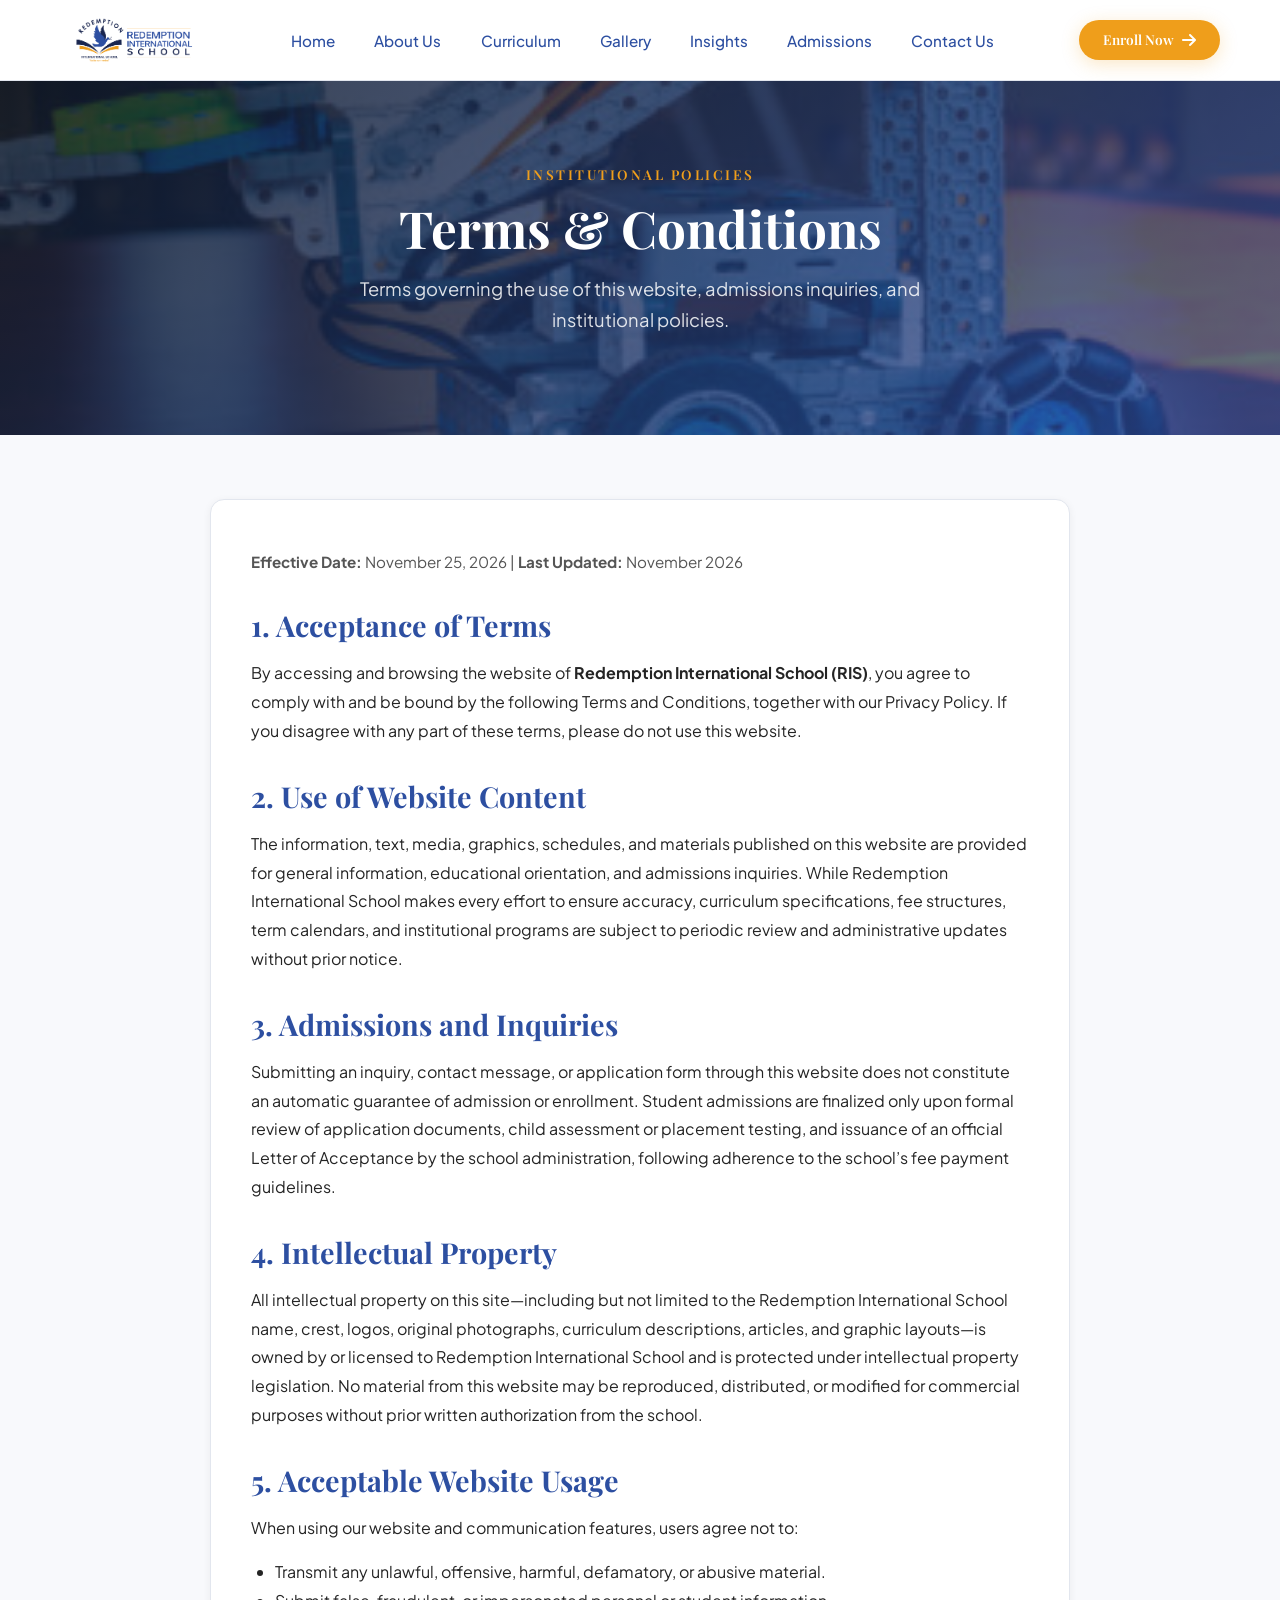
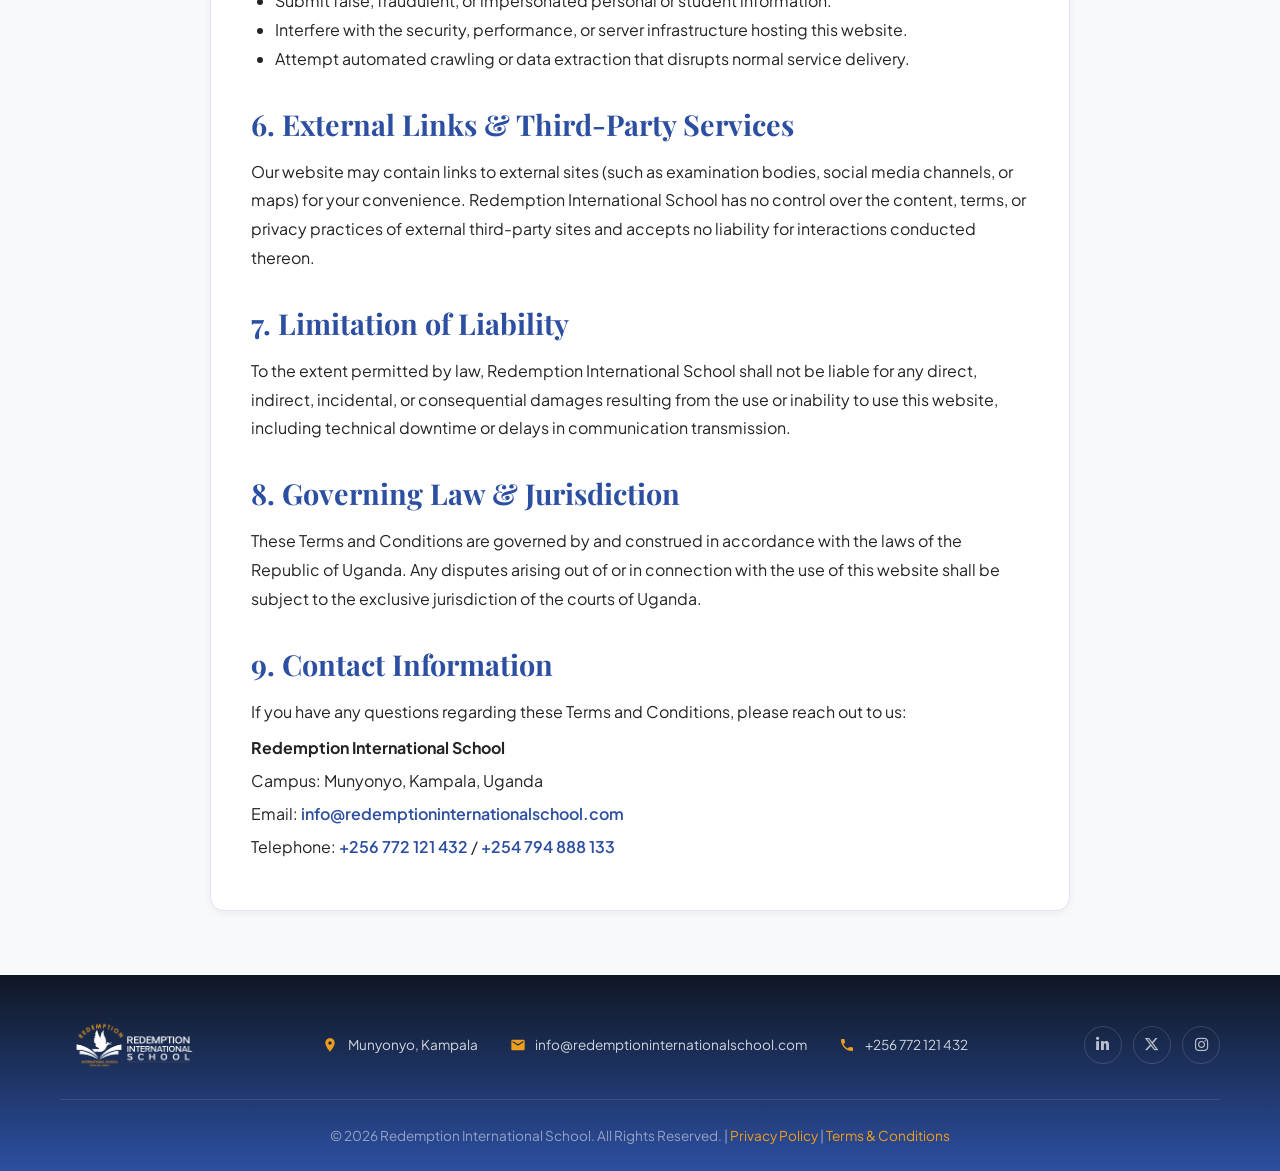
<file: terms-and-conditions.html>
<!DOCTYPE html>
<html lang="en">

<head>
  <meta charset="UTF-8">
  <meta name="viewport" content="width=device-width, initial-scale=1.0">
  <title>Terms and Conditions | Redemption International School</title>
  <meta name="description" content="Read the Terms and Conditions governing the use of Redemption International School's website, educational inquiries, and admissions.">
  <meta name="robots" content="index, follow">
  <link rel="canonical" href="https://redemptioninternationalschool.com/terms-and-conditions.html">

  <!-- Favicons and Web App Manifest -->
  <link rel="icon" type="image/png" href="Assets/Images/Logos/ris-logo-2.png">
  <link rel="apple-touch-icon" href="Assets/Images/Logos/ris-logo-2.png">
  <link rel="manifest" href="site.webmanifest">
  <meta name="theme-color" content="#2d4fa1">

  <!-- Open Graph / Facebook -->
  <meta property="og:type" content="website">
  <meta property="og:site_name" content="Redemption International School">
  <meta property="og:title" content="Terms and Conditions | Redemption International School">
  <meta property="og:description" content="Read the Terms and Conditions governing the use of Redemption International School's website, educational inquiries, and admissions.">
  <meta property="og:url" content="https://redemptioninternationalschool.com/terms-and-conditions.html">
  <meta property="og:image" content="https://redemptioninternationalschool.com/Assets/Images/Logos/ris-logo.png">

  <!-- Twitter -->
  <meta name="twitter:card" content="summary_large_image">
  <meta name="twitter:title" content="Terms and Conditions | Redemption International School">
  <meta name="twitter:description" content="Read the Terms and Conditions governing the use of Redemption International School's website, educational inquiries, and admissions.">
  <meta name="twitter:image" content="https://redemptioninternationalschool.com/Assets/Images/Logos/ris-logo.png">

  <!-- Stylesheet -->
  <link rel="stylesheet" href="style.css">
  <!-- Font Awesome -->
  <link rel="stylesheet" href="https://cdnjs.cloudflare.com/ajax/libs/font-awesome/6.5.1/css/all.min.css"
    integrity="sha512-DTOQO9RWCH3ppGqcWaEA1BIZOC6xxalwEsw9c2QQeAIftl+Vegovlnee1c9QX4TctnWMn13TZye+giMm8e2LwA=="
    crossorigin="anonymous" referrerpolicy="no-referrer">
</head>

<body>

  <!-- ============================================
       HEADER
       ============================================ -->
  <header class="header" id="header">
    <nav class="nav-bar">
      <div class="container">
        <a href="index.html" class="logo">
          <img src="Assets/Images/Logos/ris-logo.png" alt="RIS Logo">
        </a>

        <ul class="nav-menu" id="navMenu">
          <li><a href="index.html#hero">Home</a></li>
          <li><a href="index.html#about">About Us</a></li>
          <li><a href="curriculum.html">Curriculum</a></li>
          <li><a href="gallery.html">Gallery</a></li>
          <li><a href="insights.html">Insights</a></li>
          <li><a href="admissions.html">Admissions</a></li>
          <li><a href="contact.html">Contact Us</a></li>
        </ul>

        <div class="nav-cta">
          <a href="admissions.html" class="btn btn-primary">Enroll Now <i class="fas fa-arrow-right"></i></a>
        </div>

        <div class="menu-toggle" id="menuToggle" aria-label="Toggle navigation menu" role="button" tabindex="0">
          <span></span>
          <span></span>
          <span></span>
        </div>
      </div>
    </nav>
  </header>

  <div class="mobile-overlay" id="mobileOverlay"></div>

  <!-- ============================================
       PAGE HEADER
       ============================================ -->
  <section class="page-header" style="background-image: url('Assets/Images/Robot.jpeg');">
    <div class="page-header-overlay"></div>
    <div class="container">
      <span class="subtitle centered">Institutional Policies</span>
      <h1 class="page-title">Terms &amp; Conditions</h1>
      <p class="page-desc">Terms governing the use of this website, admissions inquiries, and institutional policies.</p>
    </div>
  </section>

  <!-- ============================================
       TERMS CONTENT
       ============================================ -->
  <section class="section-pad" style="background: var(--clr-light); padding: 4rem 0;">
    <div class="container" style="max-width: 900px; margin: 0 auto;">
      <div style="background: var(--clr-white); padding: 3rem 2.5rem; border-radius: var(--radius-md); box-shadow: var(--shadow-sm); border: 1px solid var(--clr-border); line-height: 1.8; color: var(--clr-charcoal);">
        
        <p style="font-size: 0.95rem; color: var(--clr-body); margin-bottom: 2rem;">
          <strong>Effective Date:</strong> November 25, 2026 | <strong>Last Updated:</strong> November 2026
        </p>

        <h2 style="font-family: var(--ff-heading); color: var(--clr-primary); font-size: 1.8rem; margin-top: 1.5rem; margin-bottom: 1rem;">1. Acceptance of Terms</h2>
        <p style="margin-bottom: 1.5rem;">
          By accessing and browsing the website of <strong>Redemption International School (RIS)</strong>, you agree to comply with and be bound by the following Terms and Conditions, together with our Privacy Policy. If you disagree with any part of these terms, please do not use this website.
        </p>

        <h2 style="font-family: var(--ff-heading); color: var(--clr-primary); font-size: 1.8rem; margin-top: 2rem; margin-bottom: 1rem;">2. Use of Website Content</h2>
        <p style="margin-bottom: 1.5rem;">
          The information, text, media, graphics, schedules, and materials published on this website are provided for general information, educational orientation, and admissions inquiries. While Redemption International School makes every effort to ensure accuracy, curriculum specifications, fee structures, term calendars, and institutional programs are subject to periodic review and administrative updates without prior notice.
        </p>

        <h2 style="font-family: var(--ff-heading); color: var(--clr-primary); font-size: 1.8rem; margin-top: 2rem; margin-bottom: 1rem;">3. Admissions and Inquiries</h2>
        <p style="margin-bottom: 1.5rem;">
          Submitting an inquiry, contact message, or application form through this website does not constitute an automatic guarantee of admission or enrollment. Student admissions are finalized only upon formal review of application documents, child assessment or placement testing, and issuance of an official Letter of Acceptance by the school administration, following adherence to the school’s fee payment guidelines.
        </p>

        <h2 style="font-family: var(--ff-heading); color: var(--clr-primary); font-size: 1.8rem; margin-top: 2rem; margin-bottom: 1rem;">4. Intellectual Property</h2>
        <p style="margin-bottom: 1.5rem;">
          All intellectual property on this site—including but not limited to the Redemption International School name, crest, logos, original photographs, curriculum descriptions, articles, and graphic layouts—is owned by or licensed to Redemption International School and is protected under intellectual property legislation. No material from this website may be reproduced, distributed, or modified for commercial purposes without prior written authorization from the school.
        </p>

        <h2 style="font-family: var(--ff-heading); color: var(--clr-primary); font-size: 1.8rem; margin-top: 2rem; margin-bottom: 1rem;">5. Acceptable Website Usage</h2>
        <p style="margin-bottom: 1rem;">When using our website and communication features, users agree not to:</p>
        <ul style="padding-left: 1.5rem; margin-bottom: 1.5rem; list-style-type: disc;">
          <li>Transmit any unlawful, offensive, harmful, defamatory, or abusive material.</li>
          <li>Submit false, fraudulent, or impersonated personal or student information.</li>
          <li>Interfere with the security, performance, or server infrastructure hosting this website.</li>
          <li>Attempt automated crawling or data extraction that disrupts normal service delivery.</li>
        </ul>

        <h2 style="font-family: var(--ff-heading); color: var(--clr-primary); font-size: 1.8rem; margin-top: 2rem; margin-bottom: 1rem;">6. External Links &amp; Third-Party Services</h2>
        <p style="margin-bottom: 1.5rem;">
          Our website may contain links to external sites (such as examination bodies, social media channels, or maps) for your convenience. Redemption International School has no control over the content, terms, or privacy practices of external third-party sites and accepts no liability for interactions conducted thereon.
        </p>

        <h2 style="font-family: var(--ff-heading); color: var(--clr-primary); font-size: 1.8rem; margin-top: 2rem; margin-bottom: 1rem;">7. Limitation of Liability</h2>
        <p style="margin-bottom: 1.5rem;">
          To the extent permitted by law, Redemption International School shall not be liable for any direct, indirect, incidental, or consequential damages resulting from the use or inability to use this website, including technical downtime or delays in communication transmission.
        </p>

        <h2 style="font-family: var(--ff-heading); color: var(--clr-primary); font-size: 1.8rem; margin-top: 2rem; margin-bottom: 1rem;">8. Governing Law &amp; Jurisdiction</h2>
        <p style="margin-bottom: 1.5rem;">
          These Terms and Conditions are governed by and construed in accordance with the laws of the Republic of Uganda. Any disputes arising out of or in connection with the use of this website shall be subject to the exclusive jurisdiction of the courts of Uganda.
        </p>

        <h2 style="font-family: var(--ff-heading); color: var(--clr-primary); font-size: 1.8rem; margin-top: 2rem; margin-bottom: 1rem;">9. Contact Information</h2>
        <p style="margin-bottom: 0.5rem;">If you have any questions regarding these Terms and Conditions, please reach out to us:</p>
        <p style="margin-bottom: 0.25rem;"><strong>Redemption International School</strong></p>
        <p style="margin-bottom: 0.25rem;">Campus: Munyonyo, Kampala, Uganda</p>
        <p style="margin-bottom: 0.25rem;">Email: <a href="mailto:info@redemptioninternationalschool.com" style="color: var(--clr-primary); font-weight: 600;">info@redemptioninternationalschool.com</a></p>
        <p>Telephone: <a href="tel:+256772121432" style="color: var(--clr-primary); font-weight: 600;">+256 772 121 432</a> / <a href="tel:+254794888133" style="color: var(--clr-primary); font-weight: 600;">+254 794 888 133</a></p>

      </div>
    </div>
  </section>

  <!-- ============================================
       FOOTER
       ============================================ -->
  <footer class="footer" id="footer">
    <div class="container">
      <div class="footer-main">
        <div class="footer-logo">
          <a href="index.html" class="logo">
            <img src="Assets/Images/Logos/ris-logo-1.png" alt="RIS Logo">
          </a>
        </div>

        <div class="footer-contact-row">
          <div class="footer-contact-item">
            <svg viewBox="0 0 24 24">
              <path
                d="M12 2C8.13 2 5 5.13 5 9c0 5.25 7 13 7 13s7-7.75 7-13c0-3.87-3.13-7-7-7zm0 9.5c-1.38 0-2.5-1.12-2.5-2.5S10.62 6.5 12 6.5s2.5 1.12 2.5 2.5S13.38 11.5 12 11.5z" />
            </svg>
            <span>Munyonyo, Kampala</span>
          </div>
          <div class="footer-contact-item">
            <svg viewBox="0 0 24 24">
              <path
                d="M20 4H4c-1.1 0-2 .9-2 2v12c0 1.1.9 2 2 2h16c1.1 0 2-.9 2-2V6c0-1.1-.9-2-2-2zm0 4l-8 5-8-5V6l8 5 8-5v2z" />
            </svg>
            <a href="mailto:info@redemptioninternationalschool.com">info@redemptioninternationalschool.com</a>
          </div>
          <div class="footer-contact-item">
            <svg viewBox="0 0 24 24">
              <path
                d="M6.62 10.79c1.44 2.83 3.76 5.14 6.59 6.59l2.2-2.2c.27-.27.67-.36 1.02-.24 1.12.37 2.33.57 3.57.57.55 0 1 .45 1 1V20c0 .55-.45 1-1 1-9.39 0-17-7.61-17-17 0-.55.45-1 1-1h3.5c.55 0 1 .45 1 1 0 1.25.2 2.45.57 3.57.11.35.03.74-.25 1.02l-2.2 2.2z" />
            </svg>
            <a href="tel:+256772121432">+256 772 121 432</a>
          </div>
        </div>

        <div class="footer-socials">
          <a href="https://www.linkedin.com/company/redemption-international-school/" target="_blank"
            rel="noopener noreferrer" aria-label="LinkedIn"><i class="fab fa-linkedin-in"></i></a>
          <a href="https://x.com/RIS_Munyonyo" target="_blank" rel="noopener noreferrer" aria-label="Twitter / X"><i
              class="fab fa-x-twitter"></i></a>
          <a href="https://www.instagram.com/redemption_international_sch" target="_blank" rel="noopener noreferrer"
            aria-label="Instagram"><i class="fab fa-instagram"></i></a>
        </div>
      </div>

      <hr class="footer-divider">

      <div class="footer-bottom">
        <p>&copy; 2026 Redemption International School. All Rights Reserved. | <a href="privacy-policy.html">Privacy Policy</a> | <a href="terms-and-conditions.html">Terms &amp; Conditions</a></p>
      </div>
    </div>
  </footer>

  <!-- Scroll to Top -->
  <button class="scroll-top" id="scrollTop" aria-label="Scroll to top">
    <svg viewBox="0 0 24 24">
      <path d="M7.41 15.41L12 10.83l4.59 4.58L18 14l-6-6-6 6z" />
    </svg>
  </button>

  <script src="script.js"></script>

  <!-- WhatsApp Floating Button -->
  <div class="whatsapp-float" id="whatsappFloat">
    <div class="whatsapp-options" id="whatsappOptions">
      <a href="https://wa.me/256772121432" target="_blank" class="whatsapp-option">
        <i class="fab fa-whatsapp"></i> +256 772 121 432
      </a>
      <a href="https://wa.me/254794888133" target="_blank" class="whatsapp-option">
        <i class="fab fa-whatsapp"></i> +254 794 888 133
      </a>
    </div>
    <button class="whatsapp-btn" id="whatsappBtn" aria-label="Contact on WhatsApp">
      <i class="fab fa-whatsapp"></i>
    </button>
  </div>
</body>

</html>
</file>
<file: style.css>
/* ============================================
   REDEMPTION INTERNATIONAL SCHOOL — STYLE.CSS
   ============================================ */

/* ---------- Google Fonts ---------- */
@import url('https://fonts.googleapis.com/css2?family=Playfair+Display:wght@700;800&family=Plus+Jakarta+Sans:wght@300;400;500;600;700;800&display=swap');

/* ---------- CSS Custom Properties ---------- */
:root {
  /* Colors */
  --clr-primary: #2d4fa1;
  /* Updated Royal Blue */
  --clr-primary-light: #3d5fb1;
  /* Adjusted Royal Blue Light */
  --clr-accent: #ef9e1b;
  /* Updated Warm Amber Gold */
  --clr-accent-hover: #d88a0a;
  --clr-dark: #0f1724;
  --clr-charcoal: #242424;
  --clr-body: #555;
  --clr-light: #f8f9fc;
  --clr-white: #ffffff;
  --clr-border: #e2e6ee;
  --clr-card-bg: #ffffff;
  --clr-overlay: rgba(15, 23, 36, 0.65);

  /* Gradients */
  --grad-hero: linear-gradient(135deg, rgba(45, 79, 161, 0.88) 0%, rgba(15, 23, 36, 0.75) 100%);
  --grad-accent: linear-gradient(135deg, #ef9e1b 0%, #f7bd00 100%);
  --grad-dark: linear-gradient(180deg, #0f1724 0%, #2d4fa1 100%);
  --grad-card: linear-gradient(145deg, #f0f4ff 0%, #ffffff 100%);

  /* Typography */
  --ff-heading: 'Playfair Display', serif;
  --ff-body: 'Plus Jakarta Sans', sans-serif;

  --fs-hero: clamp(2.2rem, 5vw, 3.8rem);
  --fs-h2: clamp(1.6rem, 3.5vw, 2.6rem);
  --fs-h3: clamp(1.1rem, 2vw, 1.5rem);
  --fs-h5: 0.85rem;
  --fs-body: 1rem;
  --fs-small: 0.875rem;

  /* Spacing */
  --section-pad: clamp(3rem, 6vw, 6rem) clamp(1rem, 4vw, 2rem);
  --container-max: 1200px;

  /* Misc */
  --radius-sm: 8px;
  --radius-md: 14px;
  --radius-lg: 24px;
  --radius-full: 9999px;
  --shadow-sm: 0 2px 8px rgba(0, 0, 0, 0.06);
  --shadow-md: 0 8px 30px rgba(0, 0, 0, 0.09);
  --shadow-lg: 0 16px 50px rgba(0, 0, 0, 0.12);
  --shadow-card: 0 4px 20px rgba(26, 46, 90, 0.08);
  --transition: 0.35s cubic-bezier(0.4, 0, 0.2, 1);
}

/* ---------- Reset & Base ---------- */
*,
*::before,
*::after {
  margin: 0;
  padding: 0;
  box-sizing: border-box;
}

html {
  scroll-behavior: smooth;
  -webkit-text-size-adjust: 100%;
}

body {
  font-family: var(--ff-body);
  font-size: var(--fs-body);
  line-height: 1.7;
  color: var(--clr-body);
  background: var(--clr-white);
  overflow-x: hidden;
  -webkit-font-smoothing: antialiased;
}

img {
  max-width: 100%;
  height: auto;
  display: block;
}

a {
  text-decoration: none;
  color: inherit;
  transition: color var(--transition);
}

.text-link {
  color: var(--clr-accent);
  font-weight: 600;
  text-decoration: underline;
  transition: all var(--transition);
}

.text-link:hover {
  color: var(--clr-primary);
}

ul,
ol {
  list-style: none;
}

h1,
h2,
h3,
h4,
h5,
h6 {
  font-family: var(--ff-heading);
  color: var(--clr-primary);
  line-height: 1.25;
  font-weight: 700;
}

.container {
  width: 100%;
  max-width: var(--container-max);
  margin: 0 auto;
  padding: 0 1.25rem;
}

/* ---------- Utility ---------- */
.section-pad {
  padding: var(--section-pad);
}

.text-center {
  text-align: center;
}

.text-center.section-text {
  margin-left: auto;
  margin-right: auto;
}

.subtitle {
  display: inline-block;
  font-family: var(--ff-heading);
  font-size: var(--fs-h5);
  font-weight: 600;
  text-transform: uppercase;
  letter-spacing: 2.5px;
  color: var(--clr-accent);
  margin-bottom: 0.6rem;
  position: relative;
  padding-left: 45px;
}

.subtitle::before {
  content: '';
  position: absolute;
  left: 0;
  top: 50%;
  transform: translateY(-50%);
  width: 32px;
  height: 2px;
  background: var(--clr-accent);
}

.subtitle.centered {
  padding-left: 0;
}

.subtitle.centered::before {
  display: none;
}

.section-heading {
  font-size: var(--fs-h2);
  margin-bottom: 1rem;
  color: var(--clr-primary);
}

.section-text {
  max-width: 680px;
  color: var(--clr-body);
  line-height: 1.8;
}

/* ============================================
   GLOBAL STYLES
   ============================================ */
.img-responsive {
  max-width: 100%;
  height: auto;
  display: block;
}

/* ============================================
   BUTTONS
   ============================================ */
.btn {
  display: inline-flex;
  align-items: center;
  gap: 0.5rem;
  padding: 0.8rem 2rem;
  border-radius: var(--radius-full);
  font-family: var(--ff-heading);
  font-size: 0.95rem;
  font-weight: 600;
  cursor: pointer;
  border: none;
  transition: all var(--transition);
  text-transform: capitalize;
}

.btn-primary {
  background: var(--clr-accent);
  color: var(--clr-white);
  box-shadow: 0 4px 18px rgba(239, 158, 28, 0.25);
}

.btn-primary:hover {
  background: var(--clr-accent-hover);
  transform: translateY(-2px);
  box-shadow: 0 8px 28px rgba(239, 158, 28, 0.35);
}

.btn-outline {
  background: transparent;
  color: var(--clr-white);
  border: 2px solid var(--clr-white);
}

.btn-outline:hover {
  background: var(--clr-white);
  color: var(--clr-primary);
  transform: translateY(-2px);
}

.btn-secondary {
  background: var(--clr-primary);
  color: var(--clr-white);
}

.btn-secondary:hover {
  background: var(--clr-primary-light);
  transform: translateY(-2px);
}

.btn-link {
  background: none;
  padding: 0;
  color: var(--clr-accent);
  font-weight: 600;
  text-decoration: none;
  position: relative;
}

.btn-link::after {
  content: '';
  position: absolute;
  bottom: -2px;
  left: 0;
  width: 0;
  height: 2px;
  background: var(--clr-accent);
  transition: width var(--transition);
}

.btn-link:hover::after {
  width: 100%;
}

.btn svg,
.btn i {
  font-size: 1rem;
  transition: transform var(--transition);
}

.btn:hover svg,
.btn:hover i {
  transform: translateX(4px);
}


/* ============================================
   CONTACT PAGE STYLES (REDESIGNED)
   ============================================ */
.contact-grid-main {
  display: grid;
  grid-template-columns: 1fr 1fr;
  gap: 4rem;
  margin-top: 3rem;
  margin-bottom: 5rem;
  align-items: start;
}

.contact-details-side .text-left {
  margin-bottom: 3rem;
}

.contact-info-v2 {
  display: flex;
  flex-direction: column;
  gap: 1.5rem;
  margin-bottom: 3rem;
}

.info-card-v2 {
  display: flex;
  gap: 1.5rem;
  padding: 1.5rem;
  background: var(--clr-light);
  border-radius: var(--radius-md);
  transition: all var(--transition);
  border: 1px solid var(--clr-border);
  text-decoration: none;
  color: inherit;
}

.info-card-v2:hover {
  transform: translateX(10px);
  border-color: var(--clr-primary);
  background: var(--clr-white);
  box-shadow: var(--shadow-md);
}

.info-card-v2 .icon-box {
  width: 50px;
  height: 50px;
  background: var(--clr-primary);
  color: var(--clr-white);
  border-radius: 12px;
  display: flex;
  align-items: center;
  justify-content: center;
  font-size: 1.2rem;
  flex-shrink: 0;
}

.info-text h4 {
  font-size: 1.1rem;
  margin-bottom: 0.3rem;
  color: var(--clr-primary);
}

.info-text p {
  font-size: 0.95rem;
  color: var(--clr-body);
  line-height: 1.5;
}

.click-hint {
  display: block;
  font-size: 0.8rem;
  color: var(--clr-accent);
  margin-top: 0.5rem;
  font-weight: 600;
}

.contact-image-space {
  margin-top: 2rem;
}

.form-card-v2 {
  background: var(--clr-white);
  padding: 3rem;
  border-radius: var(--radius-lg);
  box-shadow: var(--shadow-lg);
  border: 1px solid var(--clr-border);
}

.form-card-v2 h3 {
  margin-bottom: 2rem;
  font-size: 1.8rem;
  color: var(--clr-primary);
}

.contact-form-v2 .form-row {
  display: grid;
  grid-template-columns: 1fr 1fr;
  gap: 1.5rem;
}

.contact-form-v2 .form-group {
  margin-bottom: 1.5rem;
}

.contact-form-v2 label {
  display: block;
  font-weight: 600;
  margin-bottom: 0.5rem;
  color: var(--clr-primary);
  font-size: 0.9rem;
}

.contact-form-v2 input,
.contact-form-v2 textarea {
  width: 100%;
  padding: 1rem;
  border: 1px solid var(--clr-border);
  border-radius: var(--radius-sm);
  background: #fdfdfd;
  transition: all var(--transition);
}

.contact-form-v2 input:focus,
.contact-form-v2 textarea:focus {
  outline: none;
  border-color: var(--clr-primary);
  background: var(--clr-white);
  box-shadow: 0 0 0 4px rgba(45, 79, 161, 0.1);
}

.form-status {
  padding: 1.25rem 1.5rem;
  border-radius: var(--radius-sm);
  font-size: 0.95rem;
  line-height: 1.5;
  margin-bottom: 1.5rem;
  display: none;
  transition: all var(--transition-base);
}

.form-status.success {
  display: block !important;
  background-color: #e8f5e9;
  color: #1b5e20;
  border: 1.5px solid #4caf50;
  box-shadow: 0 4px 14px rgba(76, 175, 80, 0.12);
}

.form-status.error {
  display: block !important;
  background-color: #ffebee;
  color: #b71c1c;
  border: 1.5px solid #ef5350;
  box-shadow: 0 4px 14px rgba(239, 83, 80, 0.12);
}

.social-links-v2 {
  margin-top: 3rem;
  padding-top: 2rem;
  border-top: 1px solid var(--clr-border);
}

.social-links-v2 p {
  font-weight: 600;
  margin-bottom: 1rem;
  color: var(--clr-primary);
}

.social-links-v2 .social-icons {
  display: flex;
  gap: 1rem;
}

.social-links-v2 .social-icons a {
  width: 45px;
  height: 45px;
  background: var(--clr-light);
  color: var(--clr-primary);
  border-radius: 50%;
  display: flex;
  align-items: center;
  justify-content: center;
  transition: all var(--transition);
}

.social-links-v2 .social-icons a:hover {
  background: var(--clr-primary);
  color: var(--clr-white);
  transform: translateY(-5px);
}

.map-container-v2 {
  border-radius: var(--radius-lg);
  overflow: hidden;
  box-shadow: var(--shadow-lg);
}

.w-100 {
  width: 100%;
}

@media (max-width: 992px) {
  .contact-grid-main {
    grid-template-columns: 1fr;
    gap: 3rem;
  }

  .contact-form-v2 .form-row {
    grid-template-columns: 1fr;
    gap: 0;
  }
}


/* ---------- Page Header Banner ---------- */
.page-header {
  position: relative;
  padding: 160px 0 100px;
  background-size: cover;
  background-position: center;
  background-repeat: no-repeat;
  color: var(--clr-white);
  text-align: center;
  overflow: hidden;
}

.page-header-bg {
  position: absolute;
  inset: 0;
  z-index: 0;
}

.page-header-video {
  width: 100%;
  height: 100%;
  object-fit: cover;
}

.page-header-overlay {
  position: absolute;
  inset: 0;
  background: linear-gradient(135deg, rgba(15, 23, 36, 0.85) 0%, rgba(45, 79, 161, 0.75) 100%);
  z-index: 1;
}

.page-header .container {
  position: relative;
  z-index: 2;
}

.page-header .subtitle {
  color: var(--clr-accent);
}

.page-header h1.page-title {
  font-size: clamp(2.2rem, 5vw, 3.2rem);
  color: var(--clr-white);
  margin-bottom: 0.8rem;
  font-family: var(--ff-heading);
}

.page-header .page-desc {
  font-size: clamp(0.95rem, 1.5vw, 1.15rem);
  color: rgba(255, 255, 255, 0.85);
  max-width: 600px;
  margin: 0 auto;
}

.gallery-section {
  padding: 120px 0 80px;
  background: var(--clr-light);
}

.gallery-grid {
  display: grid;
  grid-template-columns: repeat(auto-fill, minmax(300px, 1fr));
  gap: 2rem;
  margin-top: 3rem;
}

.gallery-item {
  position: relative;
  border-radius: var(--radius-md);
  overflow: hidden;
  aspect-ratio: 4/3;
  box-shadow: var(--shadow-sm);
  transition: transform var(--transition), box-shadow var(--transition);
  background: var(--clr-border);
  display: flex;
  align-items: center;
  justify-content: center;
}

.gallery-item:hover {
  transform: translateY(-5px);
  box-shadow: var(--shadow-md);
}

.gallery-item img {
  width: 100%;
  height: 100%;
  object-fit: cover;
  transition: transform 0.5s ease;
}

.gallery-item:hover img {
  transform: scale(1.05);
}

@media (max-width: 768px) {
  .gallery-grid {
    grid-template-columns: repeat(auto-fill, minmax(250px, 1fr));
    gap: 1.5rem;
  }
}

.header {
  position: fixed;
  top: 0;
  left: 0;
  width: 100%;
  z-index: 1000;
  transition: all var(--transition);
}

.header-top {
  display: none;
}

.header-top .container {
  display: flex;
  justify-content: flex-end;
  align-items: center;
  gap: 1.5rem;
  flex-wrap: wrap;
}

.header-top a {
  color: var(--clr-body);
}

.header-top a:hover {
  color: var(--clr-primary);
}

.header-top .info-item {
  display: flex;
  align-items: center;
  gap: 0.4rem;
}

.header-top .info-item svg {
  width: 14px;
  height: 14px;
  fill: var(--clr-primary);
}

.nav-bar {
  background: var(--clr-white);
  backdrop-filter: blur(18px);
  -webkit-backdrop-filter: blur(18px);
  border-bottom: 1px solid var(--clr-border);
  padding: 0;
  transition: all var(--transition);
}

.header.scrolled .nav-bar {
  background: var(--clr-white);
  box-shadow: var(--shadow-lg);
}

.nav-bar .container {
  display: flex;
  align-items: center;
  justify-content: space-between;
  min-height: 80px;
}

.logo {
  display: flex;
  align-items: center;
  gap: 0.8rem;
  flex-shrink: 0;
}

.logo img {
  height: 60px;
  width: auto;
  object-fit: contain;
}

.logo-text {
  font-family: var(--ff-heading);
  font-weight: 700;
  font-size: 1.2rem;
  color: var(--clr-primary);
  line-height: 1.1;
}

.logo-text span {
  display: block;
  font-size: 0.7rem;
  font-weight: 400;
  letter-spacing: 1.5px;
  text-transform: uppercase;
  color: var(--clr-body);
  opacity: 0.8;
}

.nav-menu {
  display: flex;
  align-items: center;
  gap: 0.25rem;
}

.nav-menu a {
  padding: 0.6rem 1.1rem;
  color: var(--clr-primary);
  font-size: 0.95rem;
  font-weight: 500;
  border-radius: var(--radius-sm);
  transition: all var(--transition);
  position: relative;
}

.nav-menu a::after {
  content: '';
  position: absolute;
  bottom: 5px;
  left: 50%;
  transform: translateX(-50%);
  width: 0;
  height: 2px;
  background: var(--clr-accent);
  border-radius: 2px;
  transition: width var(--transition);
}

.nav-menu a:hover,
.nav-menu a.active {
  color: var(--clr-primary-light);
}

.nav-menu a:hover::after,
.nav-menu a.active::after {
  width: 60%;
}

.nav-cta {
  display: flex;
  align-items: center;
  gap: 1rem;
}

.nav-cta .btn {
  padding: 0.55rem 1.5rem;
  font-size: 0.85rem;
}

/* Hamburger */
.menu-toggle {
  display: none;
  flex-direction: column;
  gap: 5px;
  cursor: pointer;
  padding: 0.5rem;
  z-index: 1001;
}

.menu-toggle span {
  width: 26px;
  height: 2.5px;
  background: var(--clr-primary);
  border-radius: 3px;
  transition: all var(--transition);
}

.menu-toggle.active span:nth-child(1) {
  transform: rotate(45deg) translate(5px, 5px);
}

.menu-toggle.active span:nth-child(2) {
  opacity: 0;
}

.menu-toggle.active span:nth-child(3) {
  transform: rotate(-45deg) translate(6px, -6px);
}


/* ============================================
   HERO SECTION
   ============================================ */
.hero {
  position: relative;
  min-height: 100vh;
  display: flex;
  align-items: center;
  justify-content: center;
  background: var(--clr-dark);
  overflow: hidden;
}

.hero-bg {
  position: absolute;
  inset: 0;
  z-index: 0;
}

.hero-video {
  width: 100%;
  height: 100%;
  object-fit: cover;
}

.hero-overlay {
  position: absolute;
  inset: 0;
  background: var(--grad-hero);
  z-index: 1;
}

.hero-content {
  position: relative;
  z-index: 2;
  text-align: center;
  max-width: 800px;
  padding: 2rem 1.5rem;
}

.hero-content h1 {
  font-size: var(--fs-hero);
  color: var(--clr-white);
  font-weight: 800;
  margin-bottom: 1.2rem;
  line-height: 1.15;
  animation: fadeInUp 0.8s ease-out;
}

.hero-content h1 span {
  color: var(--clr-accent);
}

.hero-content p {
  font-size: clamp(1rem, 2vw, 1.25rem);
  color: rgba(255, 255, 255, 0.85);
  margin-bottom: 2.2rem;
  animation: fadeInUp 0.8s 0.15s ease-out both;
}

.hero-buttons {
  display: flex;
  gap: 1rem;
  justify-content: center;
  flex-wrap: wrap;
  animation: fadeInUp 0.8s 0.3s ease-out both;
}


/* ============================================
   QUICK INFO BOXES
   ============================================ */
.quick-info {
  position: relative;
  z-index: 5;
  margin-top: -70px;
  padding: 0 1.25rem;
}

.quick-info .container {
  display: grid;
  grid-template-columns: repeat(3, 1fr);
  gap: 1.5rem;
}

.info-box {
  background: var(--clr-card-bg);
  border-radius: var(--radius-md);
  padding: 2rem 1.8rem;
  box-shadow: var(--shadow-md);
  display: flex;
  align-items: flex-start;
  gap: 1.2rem;
  transition: all var(--transition);
  border-bottom: 3px solid transparent;
  text-decoration: none;
  color: inherit;
  cursor: pointer;
}

.info-box:hover {
  transform: translateY(-5px);
  box-shadow: var(--shadow-lg);
  border-bottom-color: var(--clr-accent);
}

.info-box .icon-circle {
  width: 56px;
  height: 56px;
  min-width: 56px;
  border-radius: 50%;
  background: linear-gradient(135deg, rgba(239, 158, 28, 0.12) 0%, rgba(239, 158, 28, 0.05) 100%);
  display: flex;
  align-items: center;
  justify-content: center;
  color: var(--clr-accent);
  font-size: 1.3rem;
}

.info-box h3 {
  font-size: 1.1rem;
  margin-bottom: 0.35rem;
}

.info-box p {
  font-size: var(--fs-small);
  color: var(--clr-body);
  line-height: 1.6;
}


/* ============================================
   ABOUT SECTION
   ============================================ */
.about {
  padding: var(--section-pad);
  background: var(--clr-white);
}

.about .container {
  display: grid;
  grid-template-columns: 1fr 1fr;
  gap: 3.5rem;
  align-items: center;
}

.about-images {
  position: relative;
  display: flex;
  gap: 20px;
}

.about-img-main,
.about-img-secondary {
  flex: 1;
  border-radius: var(--radius-md);
  overflow: hidden;
  box-shadow: var(--shadow-md);
  height: 450px;
}

.about-img-main img,
.about-img-secondary img {
  width: 100%;
  height: 100%;
  object-fit: cover;
  transition: transform var(--transition);
}

.about-img-main:hover img,
.about-img-secondary:hover img {
  transform: scale(1.05);
}

@media (max-width: 768px) {
  .about-images {
    flex-direction: column;
  }

  .about-img-main,
  .about-img-secondary {
    height: 300px;
  }
}

.about-content .section-text {
  margin-bottom: 1.2rem;
}

.about-content .section-text+.section-text {
  margin-bottom: 2rem;
}


/* ============================================
   WHY CHOOSE US
   ============================================ */
.why-us {
  padding: var(--section-pad);
  background: var(--clr-light);
}

.why-us .container {
  display: flex;
  flex-direction: column;
  gap: 3rem;
}

.why-us-grid {
  display: grid;
  grid-template-columns: 1fr 1fr;
  gap: 3rem;
  align-items: center;
}

.why-us-content .section-text {
  margin-bottom: 2rem;
}

.mission-vision {
  display: flex;
  gap: 2rem;
  margin-top: 3rem;
  justify-content: center;
  flex-wrap: wrap;
}

.mv-card {
  background: var(--clr-card-bg);
  padding: 2rem;
  border-radius: var(--radius-md);
  box-shadow: var(--shadow-card);
  transition: all var(--transition);
  border-top: 3px solid var(--clr-accent);
  text-align: center;
  flex: 1;
  max-width: 450px;
  min-width: 280px;
  display: flex;
  flex-direction: column;
  align-items: center;
}

.mv-card:hover {
  transform: translateY(-4px);
  box-shadow: var(--shadow-md);
}

.mv-card .icon-circle {
  width: 56px;
  height: 56px;
  border-radius: 50%;
  background: rgba(239, 158, 28, 0.1);
  display: flex;
  align-items: center;
  justify-content: center;
  color: var(--clr-accent);
  margin-bottom: 1.2rem;
  font-size: 1.4rem;
}

.mv-card h3 {
  font-size: 1.05rem;
  margin-bottom: 0.5rem;
}

.mv-card p {
  font-size: var(--fs-small);
  line-height: 1.65;
}

.why-us-image {
  border-radius: var(--radius-lg);
  overflow: hidden;
  box-shadow: var(--shadow-lg);
}

.why-us-image img {
  width: 100%;
  height: auto;
  display: block;
}


/* ============================================
   FEATURES STRIP
   ============================================ */
.features-strip {
  background: var(--clr-primary);
  padding: 3rem 1.25rem;
}

.features-strip .container {
  display: grid;
  grid-template-columns: repeat(auto-fit, minmax(240px, 1fr));
  gap: 2.5rem;
}

.feature-item {
  text-align: center;
  color: var(--clr-white);
  transition: all var(--transition);
}

.feature-item:hover {
  transform: translateY(-4px);
}

.feature-item .icon-circle {
  width: 64px;
  height: 64px;
  margin: 0 auto 1rem;
  border-radius: 50%;
  background: rgba(255, 255, 255, 0.1);
  display: flex;
  align-items: center;
  justify-content: center;
  font-size: 1.5rem;
  color: var(--clr-accent);
  border: 2px solid rgba(255, 255, 255, 0.15);
  transition: all var(--transition);
}

.feature-item:hover .icon-circle {
  background: var(--clr-accent);
  color: var(--clr-white);
  border-color: var(--clr-accent);
}

.feature-item h3 {
  font-size: 1rem;
  color: var(--clr-white);
  font-weight: 600;
}


/* ============================================
   CORE VALUES
   ============================================ */
.core-values {
  padding: var(--section-pad);
  background: var(--clr-white);
}

.values-grid {
  display: grid;
  grid-template-columns: repeat(4, 1fr);
  gap: 1.5rem;
  margin-top: 2.5rem;
}

.value-card {
  background: var(--grad-card);
  border-radius: var(--radius-md);
  padding: 2rem 1.5rem;
  text-align: center;
  box-shadow: var(--shadow-card);
  transition: all var(--transition);
  border: 1px solid var(--clr-border);
  position: relative;
  overflow: hidden;
}

.value-card::before {
  content: '';
  position: absolute;
  top: 0;
  left: 0;
  width: 100%;
  height: 4px;
  background: var(--grad-accent);
  transform: scaleX(0);
  transform-origin: left;
  transition: transform var(--transition);
}

.value-card:hover::before {
  transform: scaleX(1);
}

.value-card-image {
  grid-column: span 2;
  border-radius: var(--radius-md);
  overflow: hidden;
  height: 100%;
  min-height: 220px;
  display: flex;
  align-items: center;
  justify-content: center;
}

.value-card-image img {
  max-width: 100%;
  max-height: 100%;
  width: auto;
  height: auto;
  object-fit: contain;
  display: block;
}

.value-card:hover {
  transform: translateY(-6px);
  box-shadow: var(--shadow-md);
}

.value-card .icon-circle {
  width: 64px;
  height: 64px;
  margin: 0 auto 1.2rem;
  border-radius: 50%;
  background: rgba(26, 46, 90, 0.06);
  display: flex;
  align-items: center;
  justify-content: center;
  color: var(--clr-primary);
  font-size: 1.5rem;
  transition: all var(--transition);
}

.value-card:hover .icon-circle {
  background: var(--clr-primary);
  color: var(--clr-white);
}

.value-card h3 {
  font-size: 1.15rem;
  margin-bottom: 0.5rem;
}

.value-card p {
  font-size: var(--fs-small);
  line-height: 1.65;
}


/* ============================================
   CTA BANNER (Full-width Section on Index)
   ============================================ */
section.cta-banner {
  position: relative;
  padding: clamp(3.5rem, 7vw, 6rem) 1.25rem;
  background: var(--clr-dark);
  overflow: hidden;
  border-radius: 0;
  margin-bottom: 0;
}

section.cta-banner .cta-banner-bg {
  position: absolute;
  inset: 0;
  z-index: 0;
}

section.cta-banner .cta-banner-bg img {
  width: 100%;
  height: 100%;
  object-fit: cover;
}

section.cta-banner .cta-banner-overlay {
  position: absolute;
  inset: 0;
  background: rgba(0, 0, 0, 0.4);
  z-index: 1;
}

section.cta-banner .container {
  position: relative;
  z-index: 2;
  text-align: center;
}

section.cta-banner h5 {
  font-size: var(--fs-h5);
  color: var(--clr-accent);
  text-transform: uppercase;
  letter-spacing: 3px;
  margin-bottom: 0.8rem;
}

section.cta-banner h2 {
  font-size: var(--fs-h2);
  color: var(--clr-white);
  margin-bottom: 2rem;
}


/* ============================================
   FAQ SECTION
   ============================================ */
.faq {
  padding: var(--section-pad);
  background: var(--clr-light);
}

.faq .container {
  display: grid;
  grid-template-columns: 1fr 1fr;
  gap: 3rem;
  align-items: start;
}

.faq-content {
  padding-right: 1rem;
}

.accordion {
  display: flex;
  flex-direction: column;
  gap: 0.8rem;
  margin-top: 1.5rem;
}

.accordion-item {
  background: var(--clr-card-bg);
  border-radius: var(--radius-md);
  box-shadow: var(--shadow-sm);
  overflow: hidden;
  border: 1px solid var(--clr-border);
  transition: all var(--transition);
}

.accordion-item.active {
  box-shadow: var(--shadow-md);
  border-color: var(--clr-accent);
}

.accordion-header {
  display: flex;
  align-items: center;
  justify-content: space-between;
  padding: 1.2rem 1.5rem;
  cursor: pointer;
  gap: 1rem;
  transition: background var(--transition);
}

.accordion-header:hover {
  background: rgba(239, 158, 28, 0.04);
}

.accordion-header h4 {
  font-size: 1rem;
  font-weight: 600;
  color: var(--clr-charcoal);
  flex: 1;
}

.accordion-icon {
  width: 28px;
  height: 28px;
  min-width: 28px;
  border-radius: 50%;
  background: rgba(239, 158, 28, 0.1);
  display: flex;
  align-items: center;
  justify-content: center;
  transition: all var(--transition);
}

.accordion-icon svg {
  width: 14px;
  height: 14px;
  fill: var(--clr-accent);
  transition: transform var(--transition);
}

.accordion-item.active .accordion-icon {
  background: var(--clr-accent);
}

.accordion-item.active .accordion-icon svg {
  fill: var(--clr-white);
  transform: rotate(180deg);
}

.accordion-body {
  max-height: 0;
  overflow: hidden;
  transition: max-height 0.4s ease, padding 0.3s ease;
}

.accordion-item.active .accordion-body {
  max-height: 300px;
}

.accordion-body-inner {
  padding: 0 1.5rem 1.5rem;
  color: var(--clr-body);
  line-height: 1.8;
  font-size: var(--fs-small);
}

.faq-image {
  border-radius: var(--radius-lg);
  overflow: hidden;
  box-shadow: var(--shadow-lg);
}


/* ============================================
   ENROLL CTA
   ============================================ */
.enroll-cta {
  background: var(--grad-accent);
  padding: 2.5rem 1.25rem;
}

.enroll-cta .container {
  display: flex;
  align-items: center;
  justify-content: space-between;
  gap: 2rem;
  flex-wrap: wrap;
}

.enroll-cta h2 {
  font-size: clamp(1.3rem, 3vw, 1.8rem);
  color: var(--clr-white);
}

.enroll-cta .btn {
  background: var(--clr-white);
  color: var(--clr-primary);
  font-weight: 700;
}

.enroll-cta .btn:hover {
  background: var(--clr-dark);
  color: var(--clr-white);
}


/* ============================================
   NEWS / ARTICLES
   ============================================ */
.news {
  padding: var(--section-pad);
  background: var(--clr-white);
}

.news-grid {
  display: grid;
  grid-template-columns: repeat(3, 1fr);
  gap: 2rem;
  margin-top: 2.5rem;
}

.news-card {
  background: var(--clr-card-bg);
  border-radius: var(--radius-md);
  overflow: hidden;
  box-shadow: var(--shadow-card);
  transition: all var(--transition);
  border: 1px solid var(--clr-border);
}

.news-card:hover {
  transform: translateY(-6px);
  box-shadow: var(--shadow-lg);
}

.news-card-img {
  position: relative;
  height: 220px;
  overflow: hidden;
}

.news-card-img img {
  width: 100%;
  height: 100%;
  object-fit: cover;
  transition: transform 0.5s ease;
}

.news-card:hover .news-card-img img {
  transform: scale(1.06);
}

.news-date {
  position: absolute;
  top: 16px;
  left: 16px;
  background: var(--clr-accent);
  color: var(--clr-white);
  padding: 0.4rem 0.8rem;
  border-radius: var(--radius-sm);
  text-align: center;
  font-family: var(--ff-heading);
  line-height: 1.2;
}

.news-date strong {
  display: block;
  font-size: 1.25rem;
  font-weight: 700;
}

.news-date span {
  font-size: 0.7rem;
  text-transform: uppercase;
  letter-spacing: 1px;
  font-weight: 500;
}

.news-card-body {
  padding: 1.5rem;
}

.news-card-body h3 {
  font-size: 1.05rem;
  margin-bottom: 0.6rem;
  line-height: 1.4;
  transition: color var(--transition);
}

.news-card:hover .news-card-body h3 {
  color: var(--clr-accent);
}

.news-card-body p {
  font-size: var(--fs-small);
  color: var(--clr-body);
  line-height: 1.7;
  margin-bottom: 1rem;
  display: -webkit-box;
  -webkit-line-clamp: 3;
  -webkit-box-orient: vertical;
  overflow: hidden;
}


/* ============================================
   WHATSAPP FLOATING BUTTON
   ============================================ */
.whatsapp-float {
  position: fixed;
  bottom: 30px;
  right: 30px;
  z-index: 999;
  display: none;
  /* Hidden on desktop view */
}

.whatsapp-btn {
  width: 60px;
  height: 60px;
  background-color: #25d366;
  color: #fff;
  border-radius: 50%;
  display: flex;
  align-items: center;
  justify-content: center;
  font-size: 30px;
  box-shadow: 2px 2px 10px rgba(0, 0, 0, 0.2);
  border: none;
  cursor: pointer;
  transition: all 0.3s ease;
}

.whatsapp-btn:hover {
  background-color: #128c7e;
  transform: scale(1.1);
}

.whatsapp-options {
  position: absolute;
  bottom: 75px;
  right: 0;
  background: white;
  border-radius: 10px;
  box-shadow: 0 5px 15px rgba(0, 0, 0, 0.2);
  padding: 10px;
  display: none;
  flex-direction: column;
  gap: 10px;
  width: 200px;
  animation: slideUp 0.3s ease;
}

.whatsapp-options.show {
  display: flex;
}

.whatsapp-option {
  padding: 10px;
  color: #333;
  font-size: 0.9rem;
  font-weight: 600;
  display: flex;
  align-items: center;
  gap: 10px;
  border-radius: 5px;
  transition: background 0.3s;
}

.whatsapp-option:hover {
  background: #f0f0f0;
  color: #25d366;
}

.whatsapp-option i {
  color: #25d366;
  font-size: 1.2rem;
}

@keyframes slideUp {
  from {
    opacity: 0;
    transform: translateY(10px);
  }

  to {
    opacity: 1;
    transform: translateY(0);
  }
}

@media (max-width: 768px) {
  .whatsapp-float {
    display: block;
    /* Show wrapper on mobile */
    bottom: 20px;
    right: 20px;
    opacity: 0;
    pointer-events: none;
    transform: translateY(20px);
    transition: opacity 0.3s ease, transform 0.3s ease;
  }

  .whatsapp-float.scrolled {
    opacity: 1;
    pointer-events: auto;
    transform: translateY(0);
  }
}

.footer {
  background: var(--grad-dark);
  color: rgba(255, 255, 255, 0.7);
  padding: 2.5rem 1.25rem 1.5rem;
}

.footer-main {
  display: flex;
  justify-content: space-between;
  align-items: center;
  gap: 2rem;
  padding-bottom: 1.5rem;
}

.footer-logo img {
  max-height: 60px;
}

.footer-contact-row {
  display: flex;
  gap: 2rem;
  flex: 1;
  justify-content: center;
}

.footer-contact-item {
  display: flex;
  align-items: center;
  gap: 0.6rem;
}

.footer-contact-item svg {
  width: 16px;
  height: 16px;
  fill: var(--clr-accent);
}

.footer-contact-item span,
.footer-contact-item a {
  font-size: 0.85rem;
  color: rgba(255, 255, 255, 0.8);
  white-space: nowrap;
}

.footer-socials {
  display: flex;
  gap: 0.7rem;
}

.footer-socials a {
  width: 38px;
  height: 38px;
  border-radius: 50%;
  border: 1px solid rgba(255, 255, 255, 0.15);
  display: flex;
  align-items: center;
  justify-content: center;
  color: rgba(255, 255, 255, 0.7);
  font-size: 0.95rem;
  transition: all var(--transition);
}

.footer-socials a:hover {
  background: var(--clr-accent);
  border-color: var(--clr-accent);
  color: var(--clr-white);
}

.footer-divider {
  border: 0;
  border-top: 1px solid rgba(255, 255, 255, 0.1);
  margin: 0;
}

.footer-bottom {
  padding-top: 1.5rem;
  text-align: center;
}

.footer-bottom p {
  font-size: 0.85rem;
  color: rgba(255, 255, 255, 0.5);
}

.footer-bottom a {
  color: var(--clr-accent);
  transition: color var(--transition);
}

.footer-bottom a:hover {
  color: var(--clr-white);
  text-decoration: underline;
}

@media (max-width: 1024px) {
  .footer-main {
    flex-direction: column;
    text-align: center;
    gap: 1.5rem;
  }

  .footer-contact-row {
    flex-direction: column;
    gap: 1rem;
  }
}


/* ============================================
   SCROLL ANIMATIONS
   ============================================ */
.reveal {
  opacity: 0;
  transform: translateY(30px);
  transition: opacity 0.7s ease, transform 0.7s ease;
}

.reveal.visible {
  opacity: 1;
  transform: translateY(0);
}

.reveal-left {
  opacity: 0;
  transform: translateX(-40px);
  transition: opacity 0.7s ease, transform 0.7s ease;
}

.reveal-left.visible {
  opacity: 1;
  transform: translateX(0);
}

.reveal-right {
  opacity: 0;
  transform: translateX(40px);
  transition: opacity 0.7s ease, transform 0.7s ease;
}

.reveal-right.visible {
  opacity: 1;
  transform: translateX(0);
}

/* Stagger children */
.stagger-children>* {
  opacity: 0;
  transform: translateY(20px);
  transition: opacity 0.5s ease, transform 0.5s ease;
}

.stagger-children.visible>*:nth-child(1) {
  transition-delay: 0.05s;
}

.stagger-children.visible>*:nth-child(2) {
  transition-delay: 0.15s;
}

.stagger-children.visible>*:nth-child(3) {
  transition-delay: 0.25s;
}

.stagger-children.visible>*:nth-child(4) {
  transition-delay: 0.35s;
}

.stagger-children.visible>* {
  opacity: 1;
  transform: translateY(0);
}


/* ============================================
   KEYFRAMES
   ============================================ */
@keyframes fadeInUp {
  from {
    opacity: 0;
    transform: translateY(28px);
  }

  to {
    opacity: 1;
    transform: translateY(0);
  }
}

@keyframes pulse {

  0%,
  100% {
    transform: scale(1);
  }

  50% {
    transform: scale(1.05);
  }
}

/* ============================================
   SCROLL TO TOP
   ============================================ */
.scroll-top {
  position: fixed;
  bottom: 2rem;
  right: 2rem;
  width: 46px;
  height: 46px;
  border-radius: 50%;
  background: var(--clr-primary);
  color: var(--clr-white);
  display: flex;
  align-items: center;
  justify-content: center;
  cursor: pointer;
  box-shadow: var(--shadow-md);
  z-index: 900;
  opacity: 0;
  transform: translateY(20px);
  transition: all var(--transition);
  border: none;
}

.scroll-top.visible {
  opacity: 1;
  transform: translateY(0);
}

.scroll-top:hover {
  background: var(--clr-accent);
  transform: translateY(-3px);
}

.scroll-top svg {
  width: 18px;
  height: 18px;
  fill: currentColor;
}


/* ============================================
   RESPONSIVE
   ============================================ */

/* Tablet */
@media (max-width: 1024px) {
  .quick-info .container {
    grid-template-columns: 1fr;
    max-width: 500px;
  }

  .about .container,
  .why-us-grid,
  .faq .container {
    grid-template-columns: 1fr;
  }

  .about-images {
    max-width: 500px;
    margin: 0 auto;
  }

  .why-us-image {
    max-width: 500px;
    margin: 0 auto;
  }

  .faq-image {
    max-width: 500px;
    margin: 0 auto;
  }

  .features-strip .container {
    grid-template-columns: repeat(2, 1fr);
  }

  .values-grid {
    grid-template-columns: repeat(2, 1fr);
  }

  .news-grid {
    grid-template-columns: repeat(2, 1fr);
  }

  .footer-grid {
    grid-template-columns: 1fr 1fr;
  }

  .mission-vision {
    grid-template-columns: 1fr;
  }
}

/* Mobile nav */
@media (max-width: 768px) {
  .logo img {
    height: 50px;
  }

  .nav-bar .container {
    min-height: 70px;
  }

  .header-top {
    display: none;
  }

  .menu-toggle {
    display: flex;
  }

  .nav-menu {
    position: fixed;
    top: 0;
    right: -100%;
    width: 300px;
    max-width: 85vw;
    height: 100vh;
    background: var(--clr-white);
    display: flex;
    flex-direction: column;
    align-items: stretch;
    padding: 6rem 1.5rem 2.5rem;
    gap: 0.75rem;
    overflow-y: auto;
    transition: right var(--transition);
    box-shadow: -10px 0 35px rgba(0, 0, 0, 0.15);
    z-index: 999;
  }

  .nav-menu.open {
    right: 0;
  }

  .nav-menu li {
    width: 100%;
    list-style: none;
  }

  .nav-menu a {
    display: flex;
    align-items: center;
    width: 100%;
    padding: 0.95rem 1.25rem;
    font-size: 1.05rem;
    font-weight: 600;
    color: var(--clr-dark);
    background: #f8fafc;
    border: 1px solid var(--clr-border);
    border-radius: var(--radius-sm);
    transition: all var(--transition);
  }

  .nav-menu a:hover {
    background: #eef2ff;
    color: var(--clr-primary);
    border-color: #cbd5e1;
    transform: translateX(4px);
  }

  .nav-menu a.active {
    background: var(--clr-primary);
    color: var(--clr-white);
    border-color: var(--clr-primary);
    box-shadow: 0 4px 14px rgba(45, 79, 161, 0.25);
  }

  .nav-menu a::after {
    display: none;
  }

  .nav-cta {
    display: none;
  }

  .mobile-overlay {
    display: none;
    position: fixed;
    inset: 0;
    background: rgba(0, 0, 0, 0.5);
    z-index: 998;
  }

  .mobile-overlay.visible {
    display: block;
  }

  .hero-content h1 {
    font-size: 2rem;
  }

  .quick-info {
    margin-top: -40px;
  }

  .enroll-cta .container {
    flex-direction: column;
    text-align: center;
  }

  .news-grid {
    grid-template-columns: 1fr;
  }

  .footer-grid {
    grid-template-columns: 1fr;
  }

  .footer-top {
    flex-direction: column;
    align-items: flex-start;
  }

  .scroll-top {
    bottom: 100px;
    right: 20px;
    width: 42px;
    height: 42px;
  }
}

@media (max-width: 480px) {
  .values-grid {
    grid-template-columns: 1fr;
  }

  .value-card-image {
    grid-column: span 1;
  }
}

/* ============================================
   ROBOTICS & LANGUAGES PAGE STYLES
   ============================================ */
.robotics-grid {
  display: grid;
  grid-template-columns: 1.2fr 1fr;
  gap: 4rem;
  align-items: center;
  margin-bottom: 5rem;
}

.robotics-image-wrapper {
  position: relative;
  border-radius: var(--radius-lg);
  overflow: hidden;
  box-shadow: var(--shadow-lg);
}

.robotics-image-wrapper img {
  width: 100%;
  display: block;
  transition: transform 0.5s ease;
}

.robotics-image-wrapper:hover img {
  transform: scale(1.05);
}

.curriculum-grid {
  display: grid;
  grid-template-columns: repeat(3, 1fr);
  gap: 2.5rem;
  margin-top: 3rem;
  margin-bottom: 5rem;
}

.curriculum-card {
  background: var(--clr-white);
  padding: 2.5rem 2rem;
  border-radius: var(--radius-md);
  box-shadow: var(--shadow-md);
  border: 1px solid var(--clr-border);
  transition: all var(--transition);
  text-align: center;
}

.curriculum-card:hover {
  transform: translateY(-8px);
  box-shadow: var(--shadow-lg);
  border-color: var(--clr-primary);
}

.curriculum-icon {
  margin-bottom: 1.5rem;
  display: flex;
  justify-content: center;
  align-items: center;
}

.curriculum-icon img {
  height: 3.5rem;
  width: auto;
  object-fit: contain;
  transition: all var(--transition);
}

.curriculum-icon:not(.multi-flags) img:hover {
  transform: translateY(-5px) scale(1.2);
}

.curriculum-icon.multi-flags {
  position: relative;
  height: 5.5rem;
  width: 100%;
  display: flex;
  justify-content: center;
  align-items: center;
  margin-bottom: 2rem;
}

.curriculum-icon.multi-flags img {
  position: absolute;
  height: 3.5rem;
  width: auto;
  object-fit: contain;
  transition: transform 0.2s cubic-bezier(0.34, 1.56, 0.64, 1), z-index 0s;
}

/* 2 up (rotated), 1 down (front & center) */
.curriculum-icon.multi-flags img:nth-child(1) {
  transform: translate(-35px, -12px) rotate(-8deg);
  z-index: 1;
}

.curriculum-icon.multi-flags img:nth-child(3) {
  transform: translate(35px, -12px) rotate(8deg);
  z-index: 1;
}

.curriculum-icon.multi-flags img:nth-child(2) {
  transform: translate(0, 12px);
  z-index: 2;
}

/* Hover micro-interaction: zoom in place, bring to top */
.curriculum-icon.multi-flags img:hover {
  z-index: 10;
}

.curriculum-icon.multi-flags img:nth-child(1):hover {
  transform: translate(-35px, -20px) scale(1.25) rotate(-6deg);
}

.curriculum-icon.multi-flags img:nth-child(2):hover {
  transform: translate(0, 2px) scale(1.25);
}

.curriculum-icon.multi-flags img:nth-child(3):hover {
  transform: translate(35px, -20px) scale(1.25) rotate(6deg);
}

.partner-link:hover img {
  transform: scale(1.05);
}

.curriculum-card h3 {
  font-size: 1.3rem;
  margin-bottom: 1rem;
  color: var(--clr-primary);
}

.curriculum-card p {
  font-size: 0.95rem;
  color: var(--clr-text-light);
  line-height: 1.6;
}

.stem-features {
  background: #f8fafc;
  padding: 4rem 2.5rem;
  border-radius: var(--radius-lg);
  margin-bottom: 5rem;
  border: 1px solid var(--clr-border);
}

.stem-features-grid {
  display: grid;
  grid-template-columns: repeat(2, 1fr);
  gap: 3rem;
}

.stem-feature-item {
  display: flex;
  gap: 1.5rem;
}

.stem-feature-icon {
  width: 50px;
  height: 50px;
  background: var(--clr-primary);
  color: var(--clr-white);
  border-radius: 50%;
  display: flex;
  align-items: center;
  justify-content: center;
  font-size: 1.25rem;
  flex-shrink: 0;
}

.stem-feature-content h4 {
  font-size: 1.15rem;
  color: var(--clr-primary);
  margin-bottom: 0.5rem;
}

.stem-feature-content p {
  font-size: 0.95rem;
  color: var(--clr-text-light);
  line-height: 1.6;
}

div.cta-banner {
  background: var(--clr-primary);
  color: var(--clr-white);
  border-radius: var(--radius-lg);
  padding: 4rem;
  text-align: center;
  position: relative;
  overflow: hidden;
  box-shadow: var(--shadow-lg);
  margin-bottom: 2rem;
}

div.cta-banner h2 {
  font-size: 2.25rem;
  margin-bottom: 1rem;
  color: var(--clr-white);
}

div.cta-banner p {
  font-size: 1.1rem;
  margin-bottom: 2rem;
  opacity: 0.9;
  max-width: 600px;
  margin-left: auto;
  margin-right: auto;
}

div.cta-banner .btn {
  margin: 0 0.5rem;
}

div.cta-banner .btn-secondary {
  background: transparent;
  border: 2px solid var(--clr-white);
  color: var(--clr-white);
}

div.cta-banner .btn-secondary:hover {
  background: var(--clr-white);
  color: var(--clr-primary);
}

@media (max-width: 1024px) {
  .robotics-grid {
    grid-template-columns: 1fr;
    gap: 3rem;
  }

  .curriculum-grid {
    grid-template-columns: repeat(2, 1fr);
  }
}

@media (max-width: 768px) {
  .curriculum-grid {
    grid-template-columns: 1fr;
  }

  .stem-features-grid {
    grid-template-columns: 1fr;
    gap: 2rem;
  }

  div.cta-banner {
    padding: 3rem 1.5rem;
  }

  div.cta-banner h2 {
    font-size: 1.75rem;
  }

  div.cta-banner .btn {
    display: block;
    margin: 1rem auto;
    width: 80%;
  }
}

/* ============================================
   PUZZLE SECTION
   ============================================ */
.puzzle-section {
  margin-top: 5rem;
  margin-bottom: 5rem;
  background: var(--clr-white);
}

.puzzle-grid {
  display: grid;
  grid-template-columns: 1.2fr 1fr;
  gap: 4rem;
  align-items: center;
}

.puzzle-image-wrapper {
  position: relative;
  overflow: hidden;
  display: flex;
  justify-content: center;
  align-items: center;
}

.puzzle-gif {
  width: 100%;
  height: auto;
  display: block;
  object-fit: cover;
  transition: transform 0.5s ease;
}

.puzzle-image-wrapper:hover .puzzle-gif {
  transform: scale(1.03);
}

.puzzle-features {
  display: grid;
  grid-template-columns: 1fr 1fr;
  gap: 1.5rem;
  margin-top: 2rem;
}

.puzzle-feature {
  display: flex;
  align-items: center;
  gap: 1rem;
  background: #f8fafc;
  padding: 1rem 1.5rem;
  border-radius: var(--radius-md);
  border: 1px solid var(--clr-border);
}

.puzzle-feature i {
  color: var(--clr-accent);
  font-size: 1.25rem;
}

.puzzle-feature span {
  font-size: 0.95rem;
  font-weight: 600;
  color: var(--clr-primary);
}

@media (max-width: 1024px) {
  .puzzle-grid {
    grid-template-columns: 1fr;
    gap: 3rem;
  }

  .puzzle-section {
    margin-top: 3rem;
    margin-bottom: 3rem;
  }
}

@media (max-width: 768px) {
  .puzzle-features {
    grid-template-columns: 1fr;
  }
}

/* ============================================
   CAMPUS BULLETINS & NOTICE BOARD STYLES
   ============================================ */
.infoboard-bulletins-grid {
  display: grid;
  grid-template-columns: repeat(3, 1fr);
  gap: 1.75rem;
  margin-top: 2rem;
  margin-bottom: 2rem;
}

.bulletin-card {
  background: #ffffff;
  border-radius: var(--radius-md);
  border: 1px solid var(--clr-border);
  padding: 1.75rem;
  box-shadow: var(--shadow-sm);
  transition: all var(--transition);
  display: flex;
  flex-direction: column;
}

.bulletin-card:hover {
  transform: translateY(-4px);
  box-shadow: var(--shadow-card);
  border-color: var(--clr-primary-light);
}

.bulletin-header {
  display: flex;
  align-items: center;
  gap: 0.75rem;
  margin-bottom: 1rem;
}

.bulletin-icon {
  width: 40px;
  height: 40px;
  background: #eff6ff;
  color: var(--clr-primary);
  border-radius: var(--radius-sm);
  display: flex;
  align-items: center;
  justify-content: center;
  font-size: 1.15rem;
  flex-shrink: 0;
}

.bulletin-date {
  font-size: 0.8rem;
  color: var(--clr-body);
}

.bulletin-card h4 {
  font-size: 1.15rem;
  color: var(--clr-dark);
  margin-bottom: 0.75rem;
  line-height: 1.4;
}

.bulletin-card p {
  font-size: 0.9rem;
  color: var(--clr-body);
  line-height: 1.6;
  margin-bottom: 1.25rem;
  flex-grow: 1;
}

@media (max-width: 1024px) {
  .infoboard-bulletins-grid {
    grid-template-columns: 1fr;
  }
}
</file>
